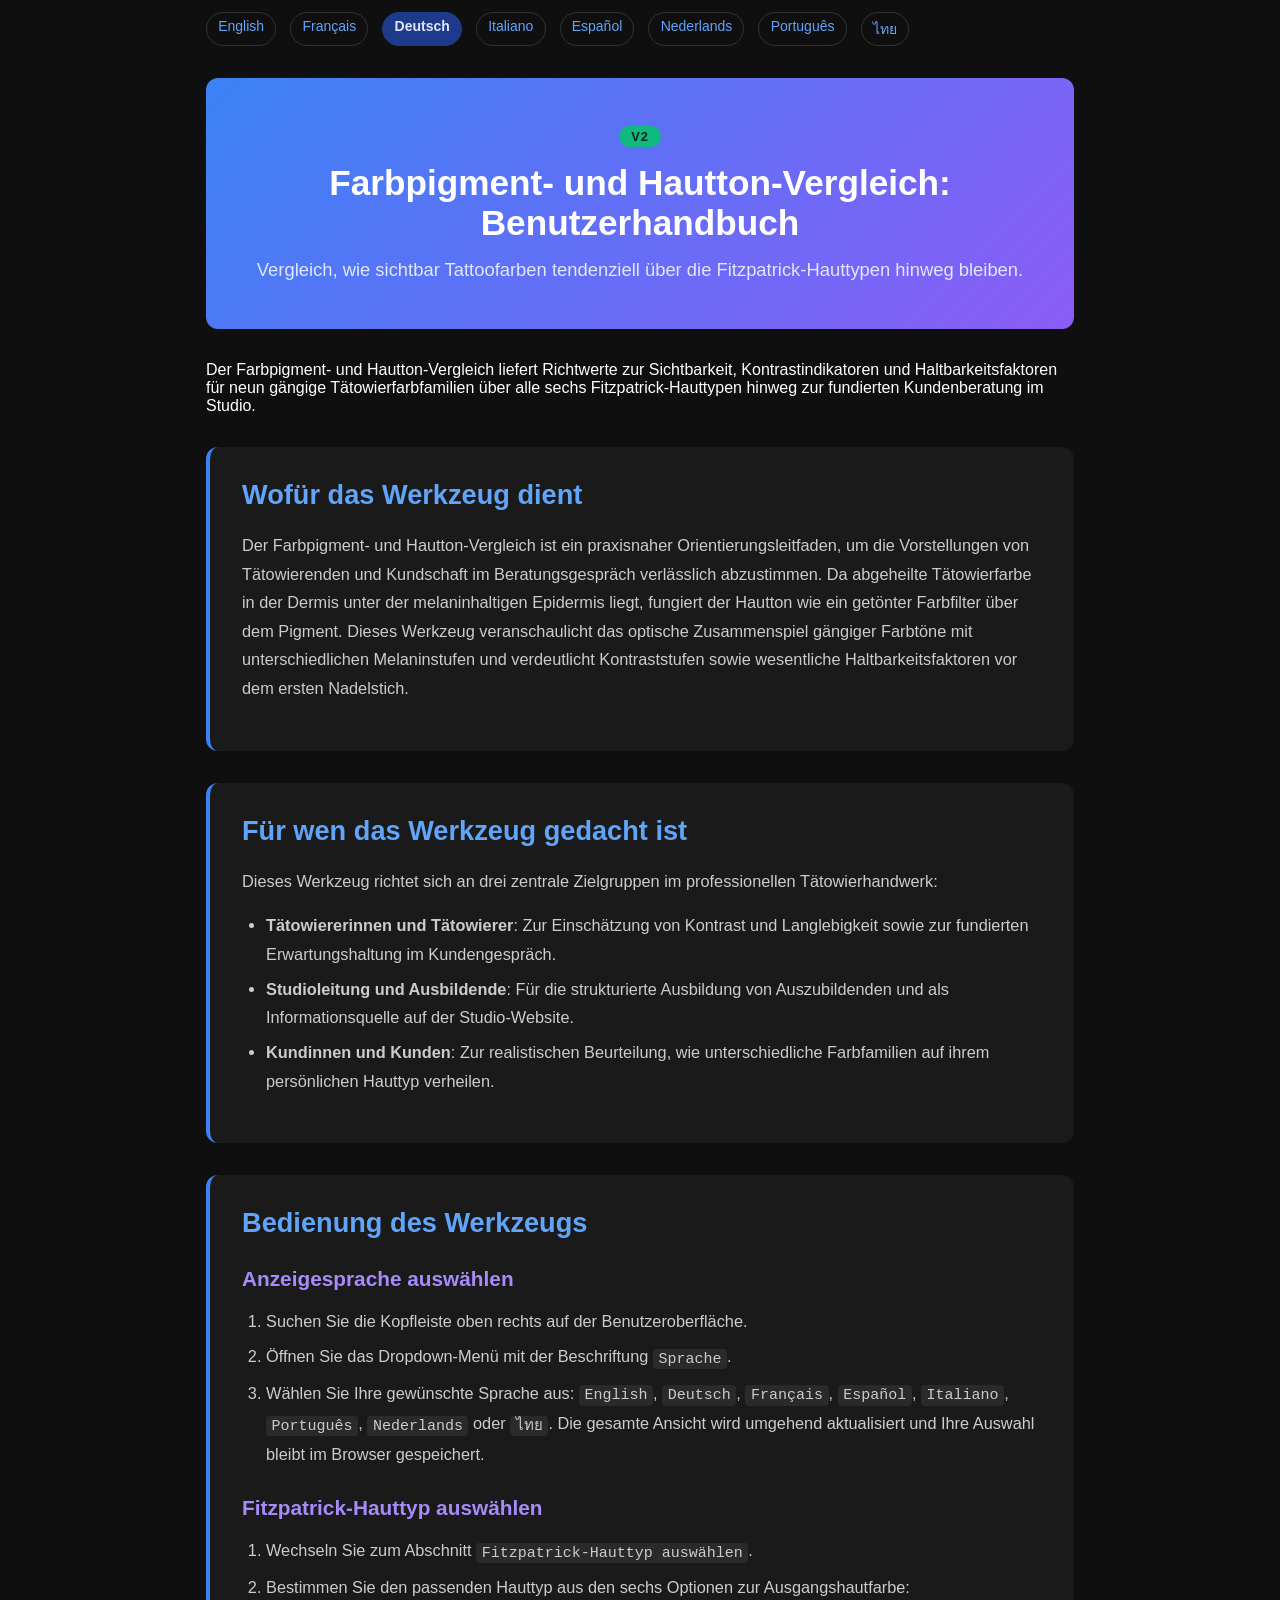
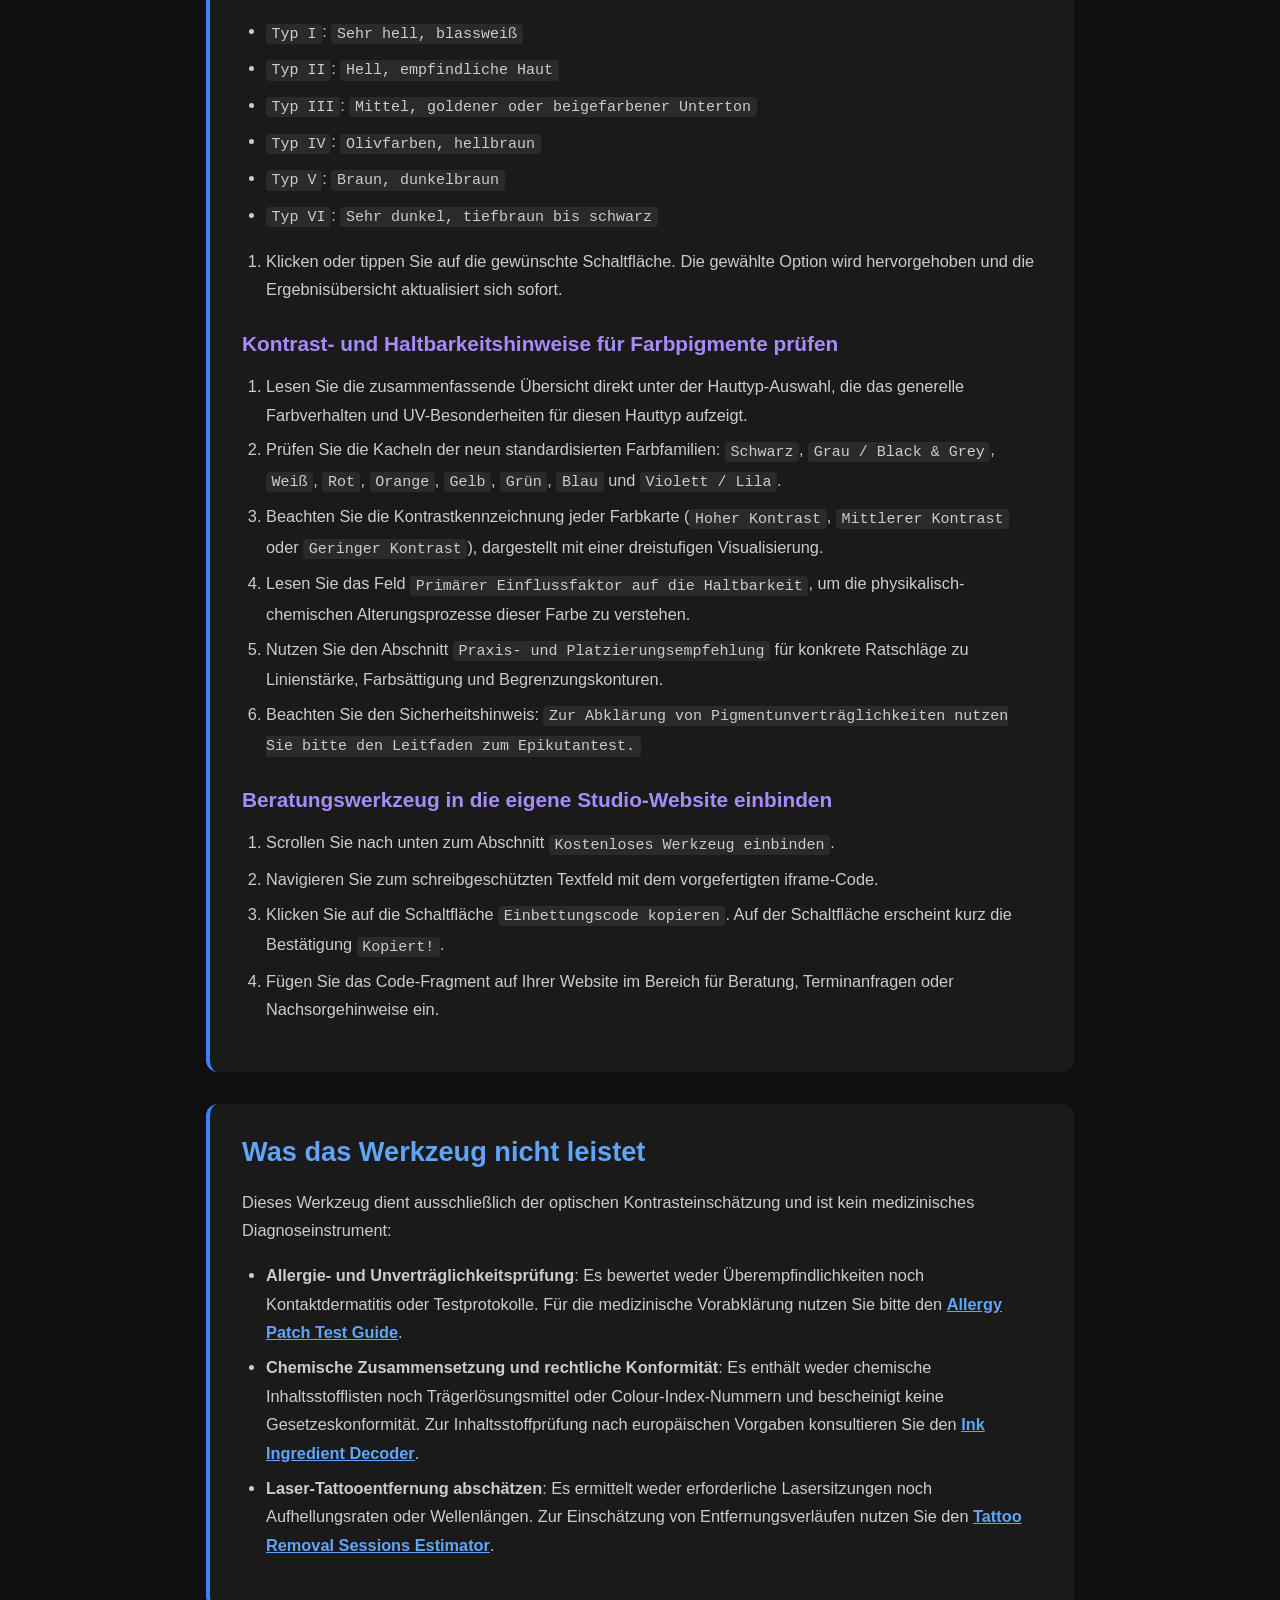
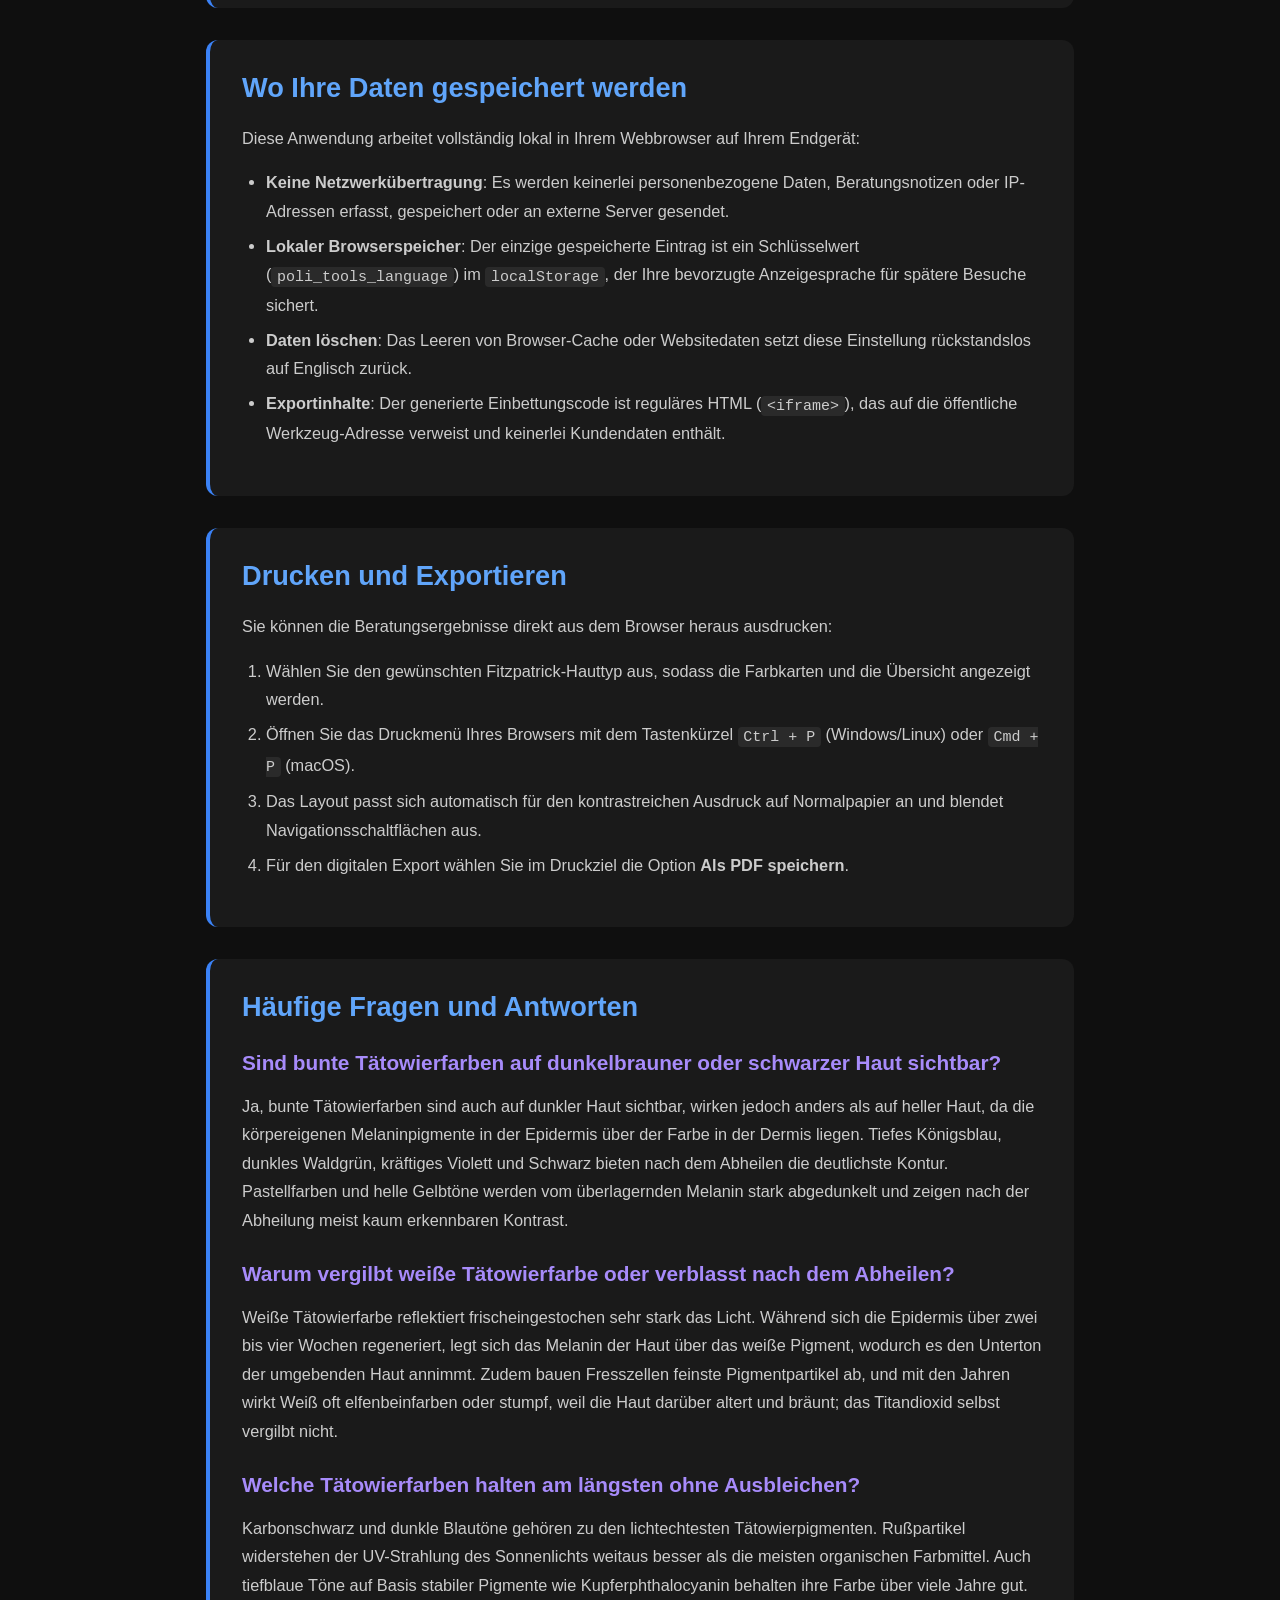
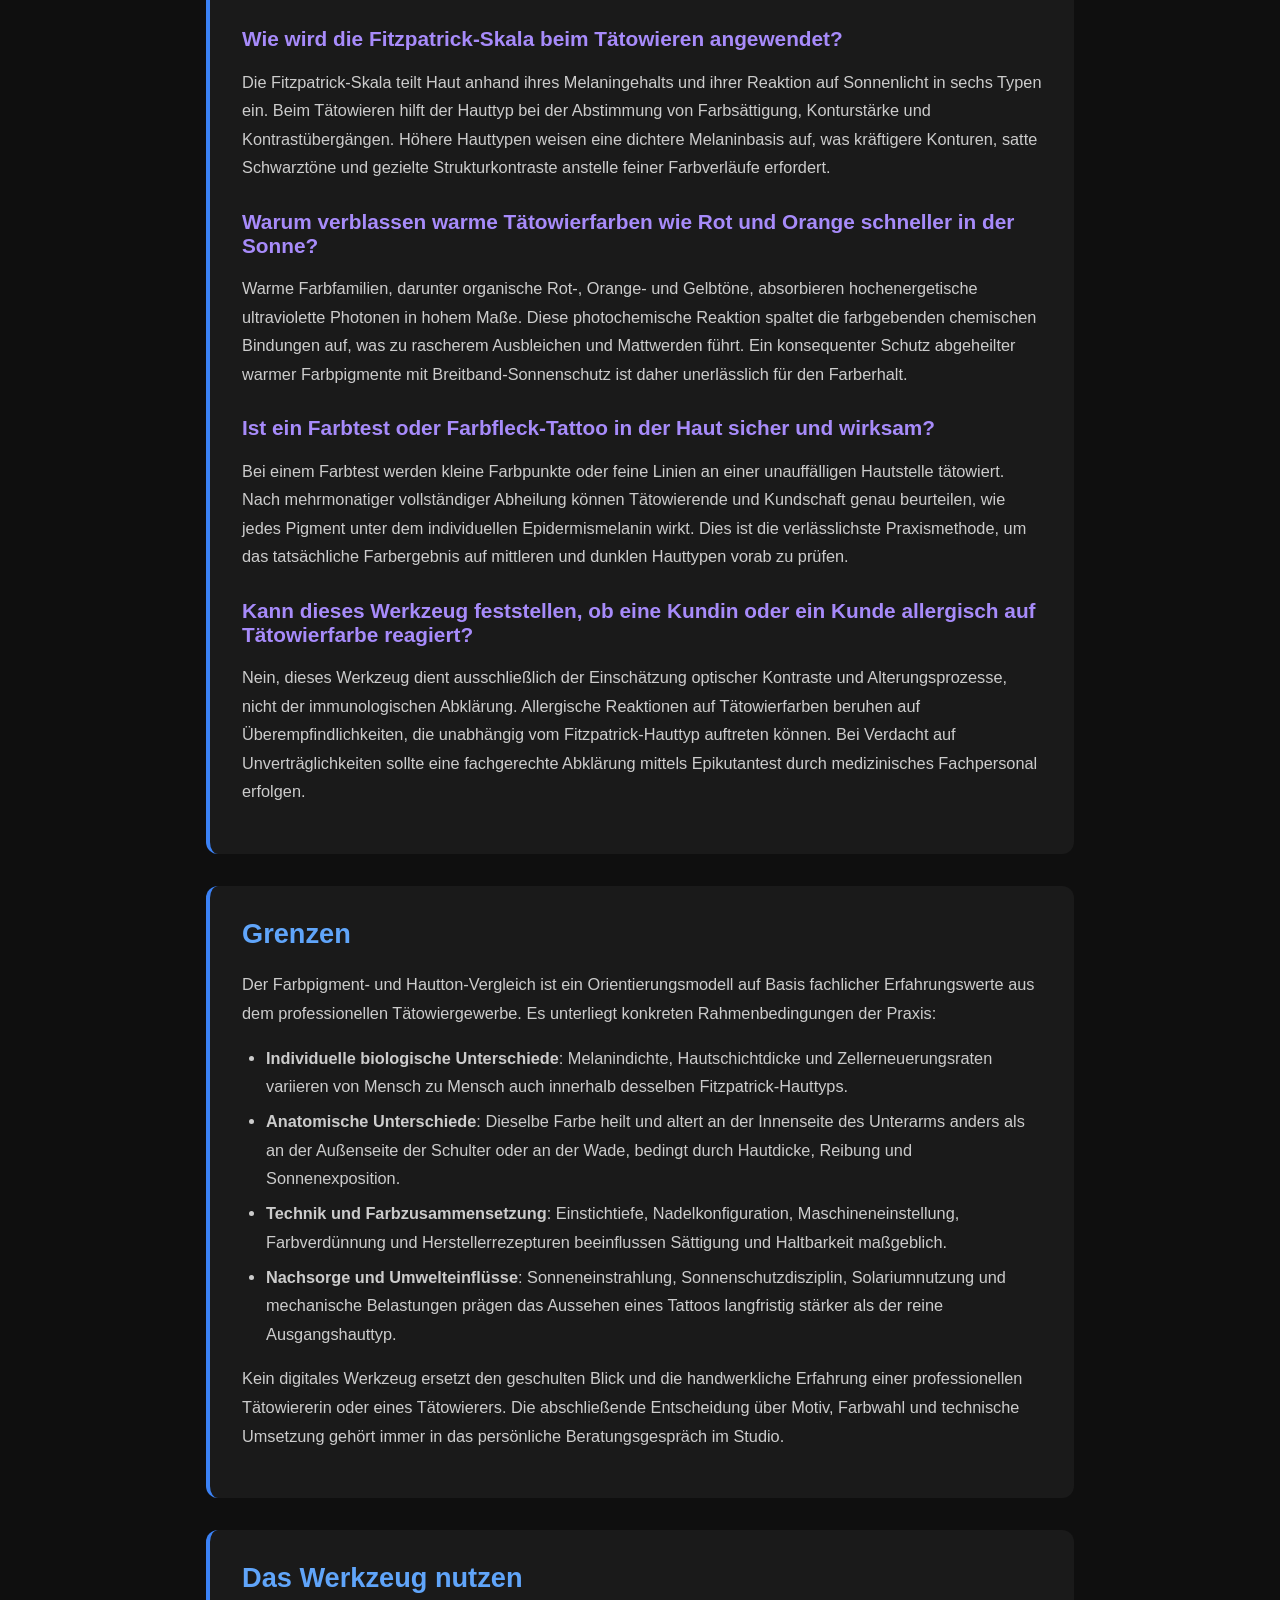
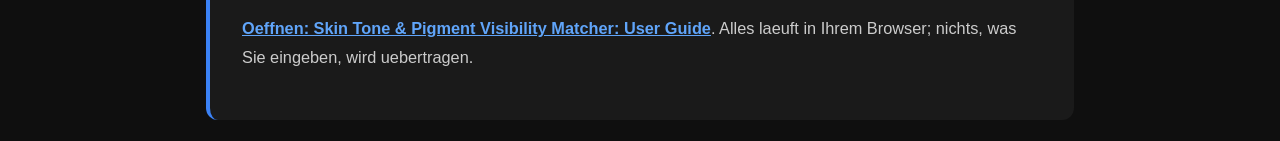
<file: documentation-de.html>
<!DOCTYPE html>
<html lang="de">
<head><meta name="robots" content="noindex,nofollow">
    <meta charset="UTF-8">
    <meta name="viewport" content="width=device-width, initial-scale=1.0">
    <title>Farbpigment- und Hautton-Vergleich: Benutzerhandbuch Dokumentation | Poli International</title>
    <meta name="description" content="Compare the directional tendency of tattoo ink colours to stay visible across the Fitzpatrick skin-type spectrum.">
    <link rel="canonical" href="https://poliinternational.com/skin-tone-pigment-matcher/">
    <style>
        body { background: #0f0f0f; color: #fff; font-family: -apple-system, BlinkMacSystemFont, "Segoe UI", Roboto, sans-serif; margin: 0; padding: 0; }
        body.in-iframe .doc-hero h1 { display: none; }
        * { box-sizing: border-box; }
        .entry-content { max-width: 900px; margin: 0 auto; padding: 2rem 1rem; }
        .doc-hero { background: linear-gradient(135deg, #3B82F6, #8B5CF6); padding: 3rem 2rem; text-align: center; border-radius: 0.75rem; margin-bottom: 2rem; }
        .doc-hero h1 { font-size: 2.2rem; margin: 0 0 1rem; font-weight: 700; }
        .doc-hero p { font-size: 1.15rem; color: #E0E7FF; margin: 0; }
        .doc-hero .v2 { display: inline-block; margin-bottom: 1rem; padding: 0.2rem 0.75rem; border-radius: 999px; background: #10B981; color: #04241a; font-weight: 800; font-size: 0.8rem; letter-spacing: 0.08em; }
        .doc-section { margin: 2rem 0; padding: 2rem; background: #1a1a1a; border-radius: 0.75rem; border-left: 4px solid #3B82F6; }
        .doc-section h2 { color: #60A5FA; font-size: 1.7rem; margin: 0 0 1.25rem; font-weight: 600; }
        .doc-section h3 { color: #A78BFA; font-size: 1.3rem; margin: 1.75rem 0 0.75rem; font-weight: 600; }
        .doc-section p, .doc-section li { color: #ccc; line-height: 1.75; font-size: 1.02rem; }
        .doc-section ul, .doc-section ol { padding-left: 1.5rem; }
        .doc-section li { margin: 0.4rem 0; }
        .doc-section code { background: #2a2a2a; padding: 0.1rem 0.35rem; border-radius: 0.25rem; font-size: 0.92em; }
        .doc-section a { color: #60A5FA; font-weight: 600; }
        .highlight-box { background: linear-gradient(135deg, #1E3A8A, #4C1D95); padding: 1.25rem 1.5rem; border-radius: 0.5rem; margin: 1.5rem 0; border-left: 4px solid #10B981; }
        .highlight-box p { color: #E0E7FF; margin: 0; }
        table { width: 100%; border-collapse: collapse; margin: 1.5rem 0; }
        th, td { padding: 0.75rem; text-align: left; border: 1px solid #333; vertical-align: top; }
        th { background: #2a2a2a; color: #60A5FA; }
        td { color: #ccc; }
        .doc-langs { display: flex; flex-wrap: wrap; gap: 0.4rem; margin: 0 0 1.5rem; font-size: 0.9rem; }
        .doc-langs a, .doc-langs span { padding: 0.3rem 0.7rem; border-radius: 999px; border: 1px solid #333; text-decoration: none; }
        .doc-langs a { color: #60A5FA; }
        .doc-langs span { background: #1E3A8A; color: #E0E7FF; border-color: #1E3A8A; font-weight: 700; }
    </style>
</head>
<body>
<nav class="doc-langs" aria-label="Sprache der Dokumentation" style="display:flex;flex-wrap:wrap;gap:6px 14px;max-width:900px;margin:12px auto 0;padding:0 16px;font-size:14px;"><a lang="en" href="documentation.html">English</a><a lang="fr" href="documentation-fr.html">Français</a><span lang="de">Deutsch</span><a lang="it" href="documentation-it.html">Italiano</a><a lang="es" href="documentation-es.html">Español</a><a lang="nl" href="documentation-nl.html">Nederlands</a><a lang="pt" href="documentation-pt.html">Português</a><a lang="th" href="documentation-th.html">ไทย</a></nav>
<script>if (window.self !== window.top) document.body.classList.add('in-iframe');</script>
    <div class="entry-content">
        <div class="doc-hero">
            <span class="v2">V2</span>
            <h1>Farbpigment- und Hautton-Vergleich: Benutzerhandbuch</h1>
            <p>Vergleich, wie sichtbar Tattoofarben tendenziell über die Fitzpatrick-Hauttypen hinweg bleiben.</p>
        </div>
        <p>Der Farbpigment- und Hautton-Vergleich liefert Richtwerte zur Sichtbarkeit, Kontrastindikatoren und Haltbarkeitsfaktoren für neun gängige Tätowierfarbfamilien über alle sechs Fitzpatrick-Hauttypen hinweg zur fundierten Kundenberatung im Studio.</p>
        <div class="doc-section">
        <h2>Wofür das Werkzeug dient</h2>
        <p>Der Farbpigment- und Hautton-Vergleich ist ein praxisnaher Orientierungsleitfaden, um die Vorstellungen von Tätowierenden und Kundschaft im Beratungsgespräch verlässlich abzustimmen. Da abgeheilte Tätowierfarbe in der Dermis unter der melaninhaltigen Epidermis liegt, fungiert der Hautton wie ein getönter Farbfilter über dem Pigment. Dieses Werkzeug veranschaulicht das optische Zusammenspiel gängiger Farbtöne mit unterschiedlichen Melaninstufen und verdeutlicht Kontraststufen sowie wesentliche Haltbarkeitsfaktoren vor dem ersten Nadelstich.</p>
        </div>
        <div class="doc-section">
        <h2>Für wen das Werkzeug gedacht ist</h2>
        <p>Dieses Werkzeug richtet sich an drei zentrale Zielgruppen im professionellen Tätowierhandwerk:</p>
        <ul>
        <li><strong>Tätowiererinnen und Tätowierer</strong>: Zur Einschätzung von Kontrast und Langlebigkeit sowie zur fundierten Erwartungshaltung im Kundengespräch.</li>
        <li><strong>Studioleitung und Ausbildende</strong>: Für die strukturierte Ausbildung von Auszubildenden und als Informationsquelle auf der Studio-Website.</li>
        <li><strong>Kundinnen und Kunden</strong>: Zur realistischen Beurteilung, wie unterschiedliche Farbfamilien auf ihrem persönlichen Hauttyp verheilen.</li>
        </ul>
        </div>
        <div class="doc-section">
        <h2>Bedienung des Werkzeugs</h2>
        <h3>Anzeigesprache auswählen</h3>
        <ol>
        <li>Suchen Sie die Kopfleiste oben rechts auf der Benutzeroberfläche.</li>
        <li>Öffnen Sie das Dropdown-Menü mit der Beschriftung <code>Sprache</code>.</li>
        <li>Wählen Sie Ihre gewünschte Sprache aus: <code>English</code>, <code>Deutsch</code>, <code>Français</code>, <code>Español</code>, <code>Italiano</code>, <code>Português</code>, <code>Nederlands</code> oder <code>ไทย</code>. Die gesamte Ansicht wird umgehend aktualisiert und Ihre Auswahl bleibt im Browser gespeichert.</li>
        </ol>
        <h3>Fitzpatrick-Hauttyp auswählen</h3>
        <ol>
        <li>Wechseln Sie zum Abschnitt <code>Fitzpatrick-Hauttyp auswählen</code>.</li>
        <li>Bestimmen Sie den passenden Hauttyp aus den sechs Optionen zur Ausgangshautfarbe:</li>
        </ol>
        <ul>
        <li><code>Typ I</code>: <code>Sehr hell, blassweiß</code></li>
        <li><code>Typ II</code>: <code>Hell, empfindliche Haut</code></li>
        <li><code>Typ III</code>: <code>Mittel, goldener oder beigefarbener Unterton</code></li>
        <li><code>Typ IV</code>: <code>Olivfarben, hellbraun</code></li>
        <li><code>Typ V</code>: <code>Braun, dunkelbraun</code></li>
        <li><code>Typ VI</code>: <code>Sehr dunkel, tiefbraun bis schwarz</code></li>
        </ul>
        <ol>
        <li>Klicken oder tippen Sie auf die gewünschte Schaltfläche. Die gewählte Option wird hervorgehoben und die Ergebnisübersicht aktualisiert sich sofort.</li>
        </ol>
        <h3>Kontrast- und Haltbarkeitshinweise für Farbpigmente prüfen</h3>
        <ol>
        <li>Lesen Sie die zusammenfassende Übersicht direkt unter der Hauttyp-Auswahl, die das generelle Farbverhalten und UV-Besonderheiten für diesen Hauttyp aufzeigt.</li>
        <li>Prüfen Sie die Kacheln der neun standardisierten Farbfamilien: <code>Schwarz</code>, <code>Grau / Black &amp; Grey</code>, <code>Weiß</code>, <code>Rot</code>, <code>Orange</code>, <code>Gelb</code>, <code>Grün</code>, <code>Blau</code> und <code>Violett / Lila</code>.</li>
        <li>Beachten Sie die Kontrastkennzeichnung jeder Farbkarte (<code>Hoher Kontrast</code>, <code>Mittlerer Kontrast</code> oder <code>Geringer Kontrast</code>), dargestellt mit einer dreistufigen Visualisierung.</li>
        <li>Lesen Sie das Feld <code>Primärer Einflussfaktor auf die Haltbarkeit</code>, um die physikalisch-chemischen Alterungsprozesse dieser Farbe zu verstehen.</li>
        <li>Nutzen Sie den Abschnitt <code>Praxis- und Platzierungsempfehlung</code> für konkrete Ratschläge zu Linienstärke, Farbsättigung und Begrenzungskonturen.</li>
        <li>Beachten Sie den Sicherheitshinweis: <code>Zur Abklärung von Pigmentunverträglichkeiten nutzen Sie bitte den Leitfaden zum Epikutantest.</code></li>
        </ol>
        <h3>Beratungswerkzeug in die eigene Studio-Website einbinden</h3>
        <ol>
        <li>Scrollen Sie nach unten zum Abschnitt <code>Kostenloses Werkzeug einbinden</code>.</li>
        <li>Navigieren Sie zum schreibgeschützten Textfeld mit dem vorgefertigten iframe-Code.</li>
        <li>Klicken Sie auf die Schaltfläche <code>Einbettungscode kopieren</code>. Auf der Schaltfläche erscheint kurz die Bestätigung <code>Kopiert!</code>.</li>
        <li>Fügen Sie das Code-Fragment auf Ihrer Website im Bereich für Beratung, Terminanfragen oder Nachsorgehinweise ein.</li>
        </ol>
        </div>
        <div class="doc-section">
        <h2>Was das Werkzeug nicht leistet</h2>
        <p>Dieses Werkzeug dient ausschließlich der optischen Kontrasteinschätzung und ist kein medizinisches Diagnoseinstrument:</p>
        <ul>
        <li><strong>Allergie- und Unverträglichkeitsprüfung</strong>: Es bewertet weder Überempfindlichkeiten noch Kontaktdermatitis oder Testprotokolle. Für die medizinische Vorabklärung nutzen Sie bitte den <a href="https://poliinternational.com/allergy-patch-test/" target="_top">Allergy Patch Test Guide</a>.</li>
        <li><strong>Chemische Zusammensetzung und rechtliche Konformität</strong>: Es enthält weder chemische Inhaltsstofflisten noch Trägerlösungsmittel oder Colour-Index-Nummern und bescheinigt keine Gesetzeskonformität. Zur Inhaltsstoffprüfung nach europäischen Vorgaben konsultieren Sie den <a href="https://poliinternational.com/ink-ingredient-decoder/" target="_top">Ink Ingredient Decoder</a>.</li>
        <li><strong>Laser-Tattooentfernung abschätzen</strong>: Es ermittelt weder erforderliche Lasersitzungen noch Aufhellungsraten oder Wellenlängen. Zur Einschätzung von Entfernungsverläufen nutzen Sie den <a href="https://poliinternational.com/tattoo-removal-sessions/" target="_top">Tattoo Removal Sessions Estimator</a>.</li>
        </ul>
        </div>
        <div class="doc-section">
        <h2>Wo Ihre Daten gespeichert werden</h2>
        <p>Diese Anwendung arbeitet vollständig lokal in Ihrem Webbrowser auf Ihrem Endgerät:</p>
        <ul>
        <li><strong>Keine Netzwerkübertragung</strong>: Es werden keinerlei personenbezogene Daten, Beratungsnotizen oder IP-Adressen erfasst, gespeichert oder an externe Server gesendet.</li>
        <li><strong>Lokaler Browserspeicher</strong>: Der einzige gespeicherte Eintrag ist ein Schlüsselwert (<code>poli_tools_language</code>) im <code>localStorage</code>, der Ihre bevorzugte Anzeigesprache für spätere Besuche sichert.</li>
        <li><strong>Daten löschen</strong>: Das Leeren von Browser-Cache oder Websitedaten setzt diese Einstellung rückstandslos auf Englisch zurück.</li>
        <li><strong>Exportinhalte</strong>: Der generierte Einbettungscode ist reguläres HTML (<code>&lt;iframe&gt;</code>), das auf die öffentliche Werkzeug-Adresse verweist und keinerlei Kundendaten enthält.</li>
        </ul>
        </div>
        <div class="doc-section">
        <h2>Drucken und Exportieren</h2>
        <p>Sie können die Beratungsergebnisse direkt aus dem Browser heraus ausdrucken:</p>
        <ol>
        <li>Wählen Sie den gewünschten Fitzpatrick-Hauttyp aus, sodass die Farbkarten und die Übersicht angezeigt werden.</li>
        <li>Öffnen Sie das Druckmenü Ihres Browsers mit dem Tastenkürzel <code>Ctrl + P</code> (Windows/Linux) oder <code>Cmd + P</code> (macOS).</li>
        <li>Das Layout passt sich automatisch für den kontrastreichen Ausdruck auf Normalpapier an und blendet Navigationsschaltflächen aus.</li>
        <li>Für den digitalen Export wählen Sie im Druckziel die Option <strong>Als PDF speichern</strong>.</li>
        </ol>
        </div>
        <div class="doc-section">
        <h2>Häufige Fragen und Antworten</h2>
        <h3>Sind bunte Tätowierfarben auf dunkelbrauner oder schwarzer Haut sichtbar?</h3>
        <p>Ja, bunte Tätowierfarben sind auch auf dunkler Haut sichtbar, wirken jedoch anders als auf heller Haut, da die körpereigenen Melaninpigmente in der Epidermis über der Farbe in der Dermis liegen. Tiefes Königsblau, dunkles Waldgrün, kräftiges Violett und Schwarz bieten nach dem Abheilen die deutlichste Kontur. Pastellfarben und helle Gelbtöne werden vom überlagernden Melanin stark abgedunkelt und zeigen nach der Abheilung meist kaum erkennbaren Kontrast.</p>
        <h3>Warum vergilbt weiße Tätowierfarbe oder verblasst nach dem Abheilen?</h3>
        <p>Weiße Tätowierfarbe reflektiert frischeingestochen sehr stark das Licht. Während sich die Epidermis über zwei bis vier Wochen regeneriert, legt sich das Melanin der Haut über das weiße Pigment, wodurch es den Unterton der umgebenden Haut annimmt. Zudem bauen Fresszellen feinste Pigmentpartikel ab, und mit den Jahren wirkt Weiß oft elfenbeinfarben oder stumpf, weil die Haut darüber altert und bräunt; das Titandioxid selbst vergilbt nicht.</p>
        <h3>Welche Tätowierfarben halten am längsten ohne Ausbleichen?</h3>
        <p>Karbonschwarz und dunkle Blautöne gehören zu den lichtechtesten Tätowierpigmenten. Rußpartikel widerstehen der UV-Strahlung des Sonnenlichts weitaus besser als die meisten organischen Farbmittel. Auch tiefblaue Töne auf Basis stabiler Pigmente wie Kupferphthalocyanin behalten ihre Farbe über viele Jahre gut.</p>
        <h3>Wie wird die Fitzpatrick-Skala beim Tätowieren angewendet?</h3>
        <p>Die Fitzpatrick-Skala teilt Haut anhand ihres Melaningehalts und ihrer Reaktion auf Sonnenlicht in sechs Typen ein. Beim Tätowieren hilft der Hauttyp bei der Abstimmung von Farbsättigung, Konturstärke und Kontrastübergängen. Höhere Hauttypen weisen eine dichtere Melaninbasis auf, was kräftigere Konturen, satte Schwarztöne und gezielte Strukturkontraste anstelle feiner Farbverläufe erfordert.</p>
        <h3>Warum verblassen warme Tätowierfarben wie Rot und Orange schneller in der Sonne?</h3>
        <p>Warme Farbfamilien, darunter organische Rot-, Orange- und Gelbtöne, absorbieren hochenergetische ultraviolette Photonen in hohem Maße. Diese photochemische Reaktion spaltet die farbgebenden chemischen Bindungen auf, was zu rascherem Ausbleichen und Mattwerden führt. Ein konsequenter Schutz abgeheilter warmer Farbpigmente mit Breitband-Sonnenschutz ist daher unerlässlich für den Farberhalt.</p>
        <h3>Ist ein Farbtest oder Farbfleck-Tattoo in der Haut sicher und wirksam?</h3>
        <p>Bei einem Farbtest werden kleine Farbpunkte oder feine Linien an einer unauffälligen Hautstelle tätowiert. Nach mehrmonatiger vollständiger Abheilung können Tätowierende und Kundschaft genau beurteilen, wie jedes Pigment unter dem individuellen Epidermismelanin wirkt. Dies ist die verlässlichste Praxismethode, um das tatsächliche Farbergebnis auf mittleren und dunklen Hauttypen vorab zu prüfen.</p>
        <h3>Kann dieses Werkzeug feststellen, ob eine Kundin oder ein Kunde allergisch auf Tätowierfarbe reagiert?</h3>
        <p>Nein, dieses Werkzeug dient ausschließlich der Einschätzung optischer Kontraste und Alterungsprozesse, nicht der immunologischen Abklärung. Allergische Reaktionen auf Tätowierfarben beruhen auf Überempfindlichkeiten, die unabhängig vom Fitzpatrick-Hauttyp auftreten können. Bei Verdacht auf Unverträglichkeiten sollte eine fachgerechte Abklärung mittels Epikutantest durch medizinisches Fachpersonal erfolgen.</p>
        </div>
        <div class="doc-section">
        <h2>Grenzen</h2>
        <p>Der Farbpigment- und Hautton-Vergleich ist ein Orientierungsmodell auf Basis fachlicher Erfahrungswerte aus dem professionellen Tätowiergewerbe. Es unterliegt konkreten Rahmenbedingungen der Praxis:</p>
        <ul>
        <li><strong>Individuelle biologische Unterschiede</strong>: Melanindichte, Hautschichtdicke und Zellerneuerungsraten variieren von Mensch zu Mensch auch innerhalb desselben Fitzpatrick-Hauttyps.</li>
        <li><strong>Anatomische Unterschiede</strong>: Dieselbe Farbe heilt und altert an der Innenseite des Unterarms anders als an der Außenseite der Schulter oder an der Wade, bedingt durch Hautdicke, Reibung und Sonnenexposition.</li>
        <li><strong>Technik und Farbzusammensetzung</strong>: Einstichtiefe, Nadelkonfiguration, Maschineneinstellung, Farbverdünnung und Herstellerrezepturen beeinflussen Sättigung und Haltbarkeit maßgeblich.</li>
        <li><strong>Nachsorge und Umwelteinflüsse</strong>: Sonneneinstrahlung, Sonnenschutzdisziplin, Solariumnutzung und mechanische Belastungen prägen das Aussehen eines Tattoos langfristig stärker als der reine Ausgangshauttyp.</li>
        </ul>
        <p>Kein digitales Werkzeug ersetzt den geschulten Blick und die handwerkliche Erfahrung einer professionellen Tätowiererin oder eines Tätowierers. Die abschließende Entscheidung über Motiv, Farbwahl und technische Umsetzung gehört immer in das persönliche Beratungsgespräch im Studio.</p>
        </div>
        <div class="doc-section">
            <h2>Das Werkzeug nutzen</h2>
            <p><a href="https://poliinternational.com/skin-tone-pigment-matcher/" target="_top">Oeffnen: Skin Tone &amp; Pigment Visibility Matcher: User Guide</a>. Alles laeuft in Ihrem Browser; nichts, was Sie eingeben, wird uebertragen.</p>
        </div>
    </div>
</body>
</html>
</file>
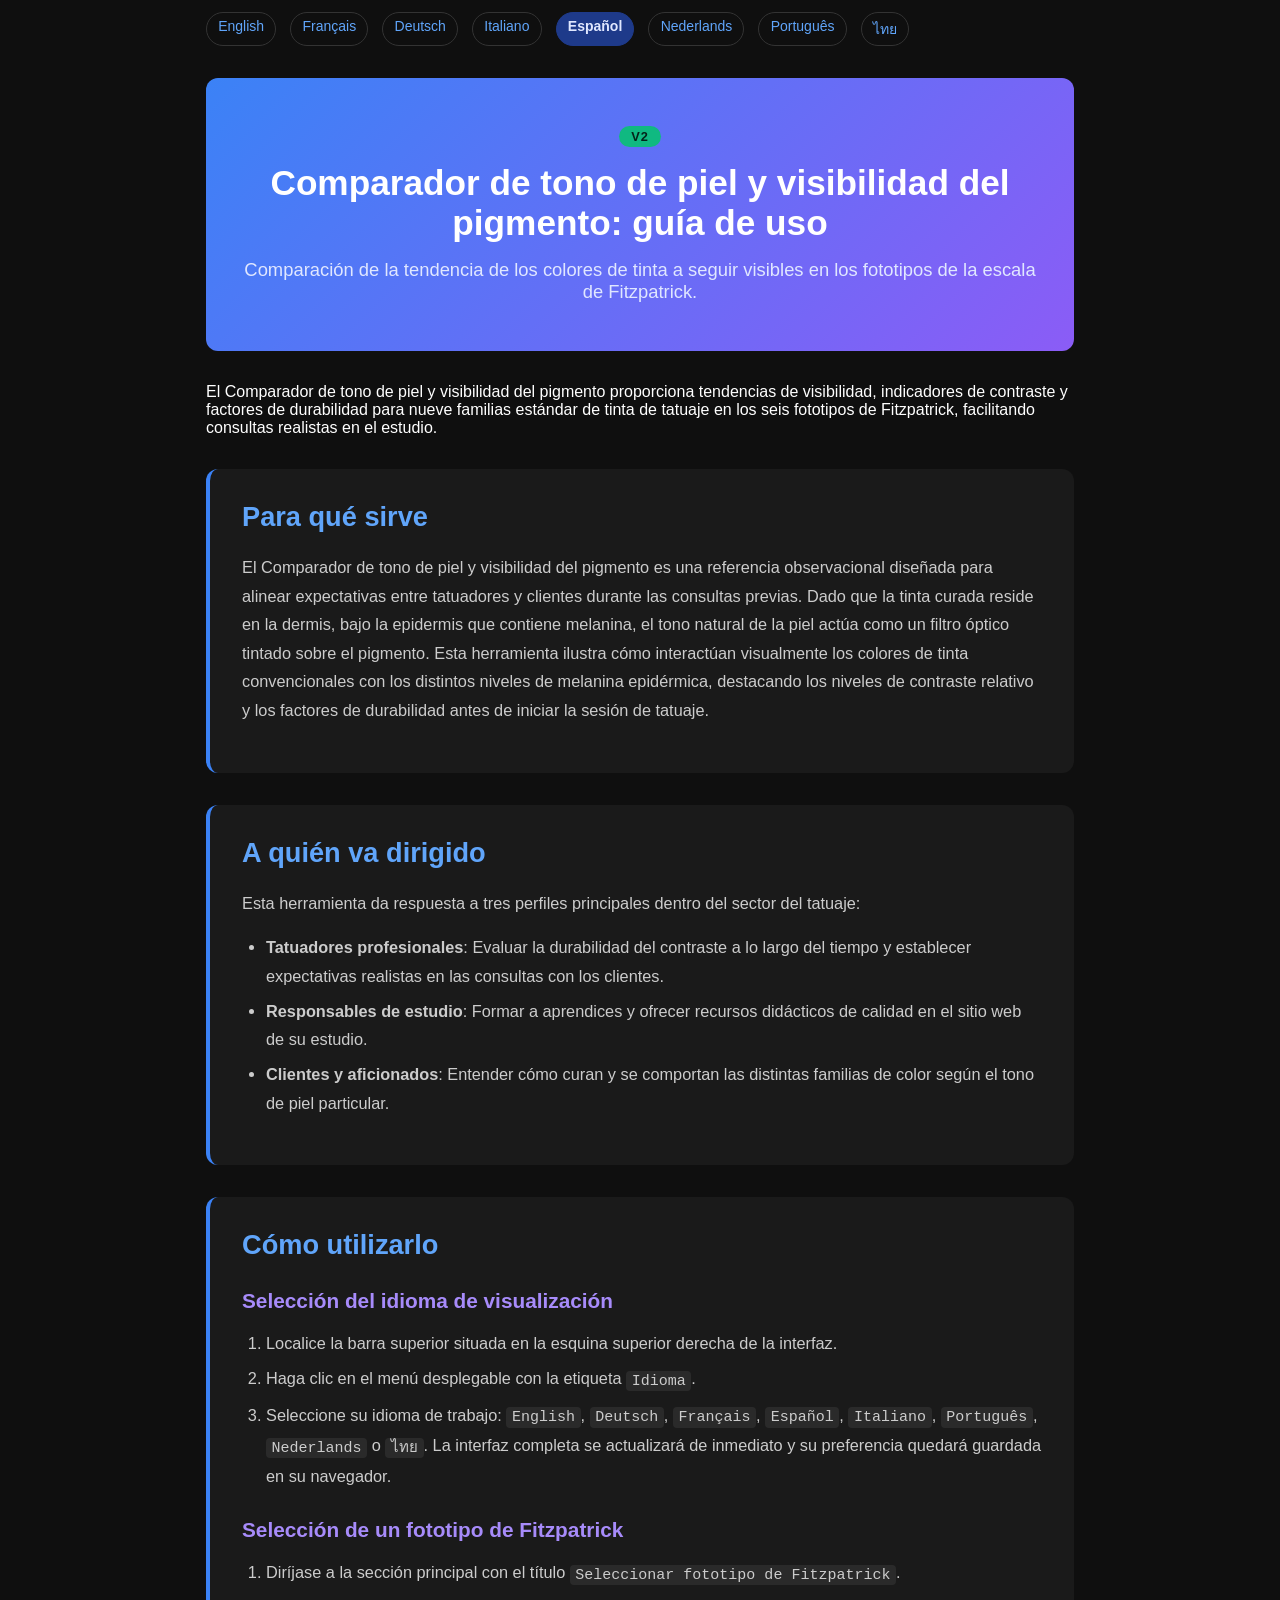
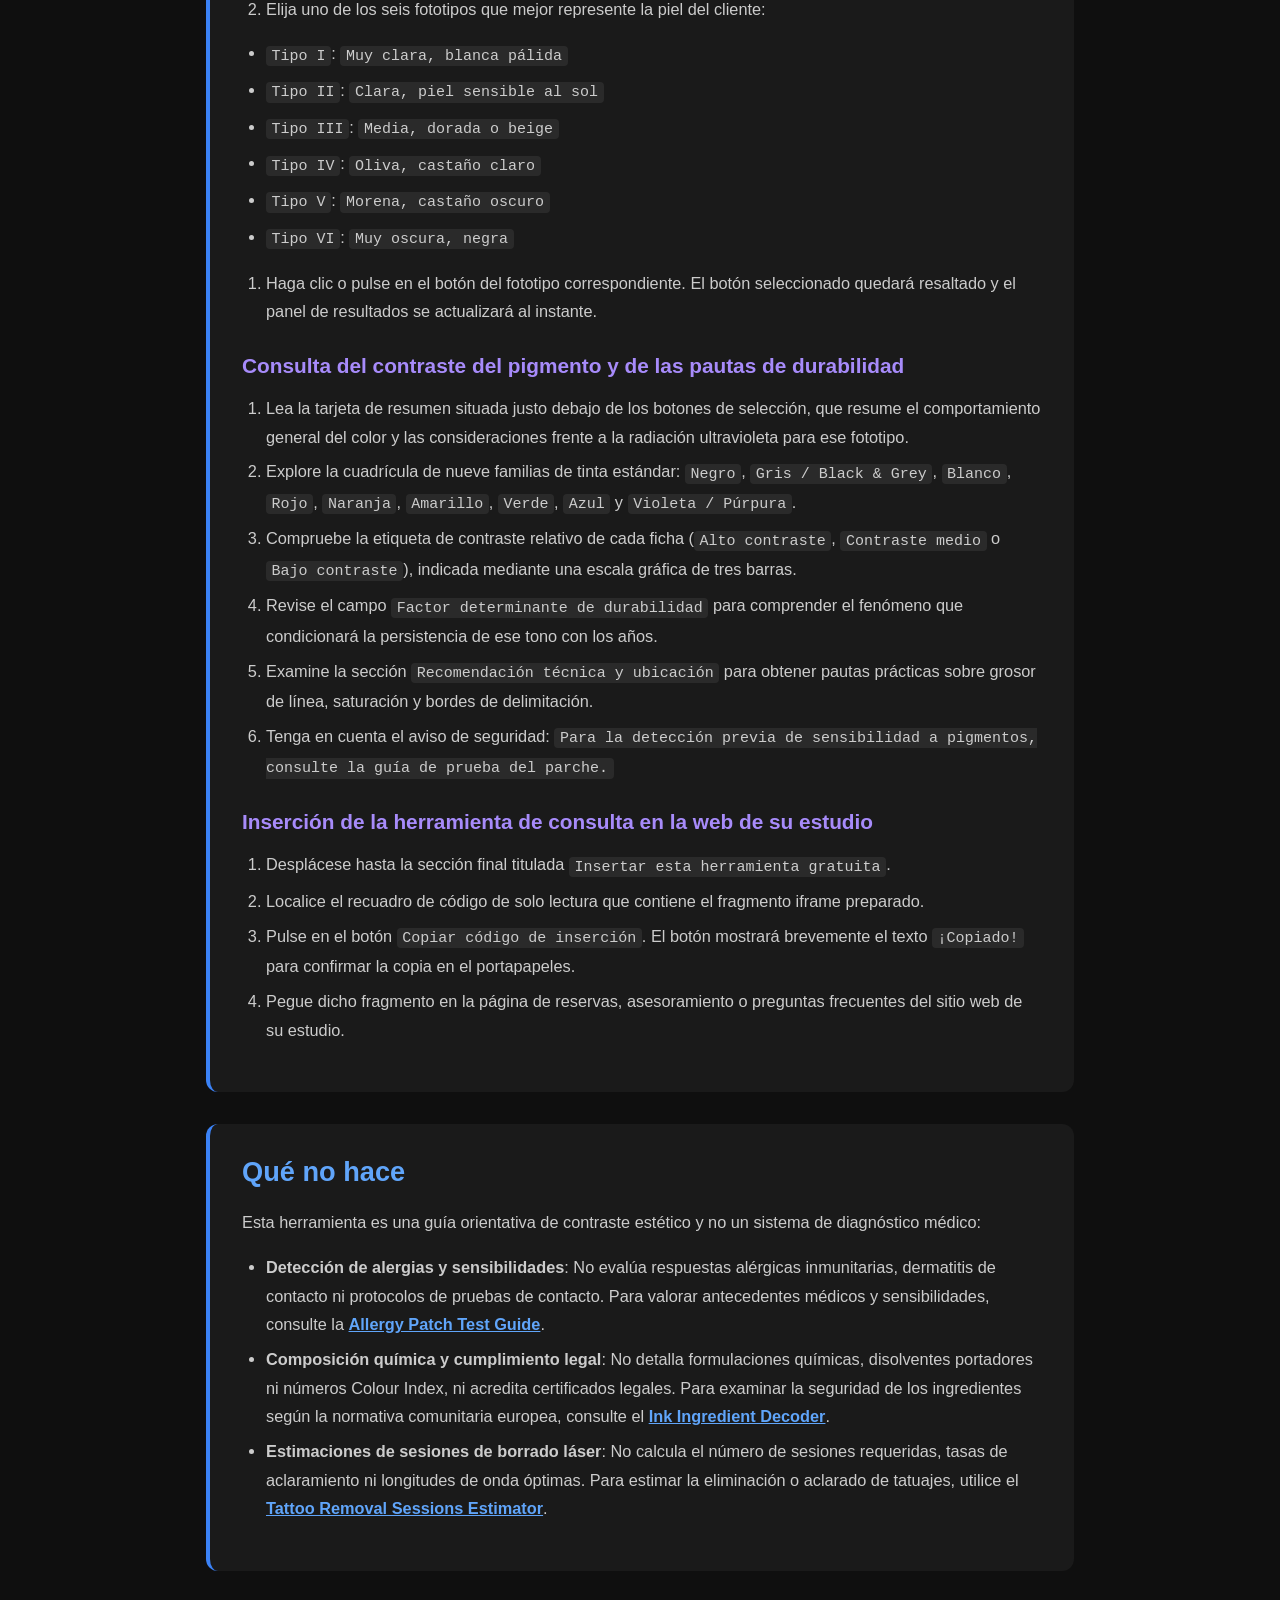
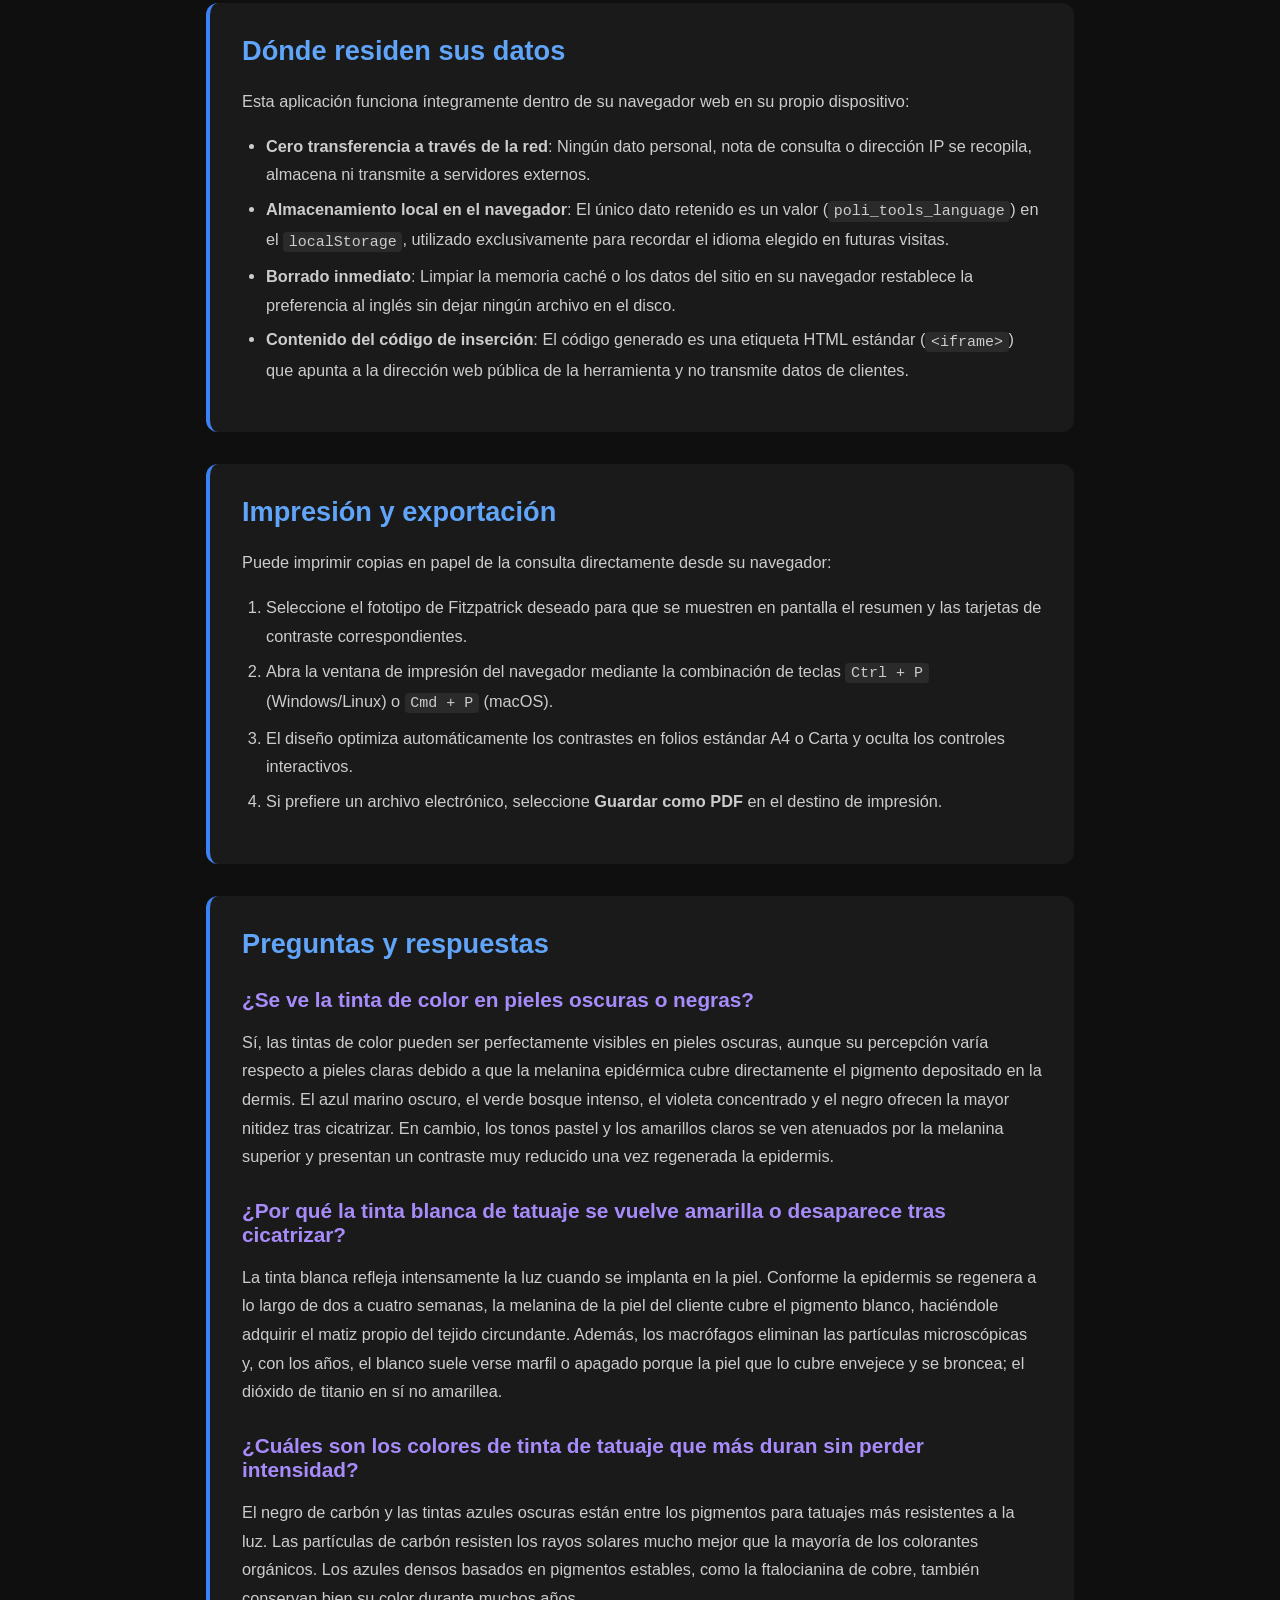
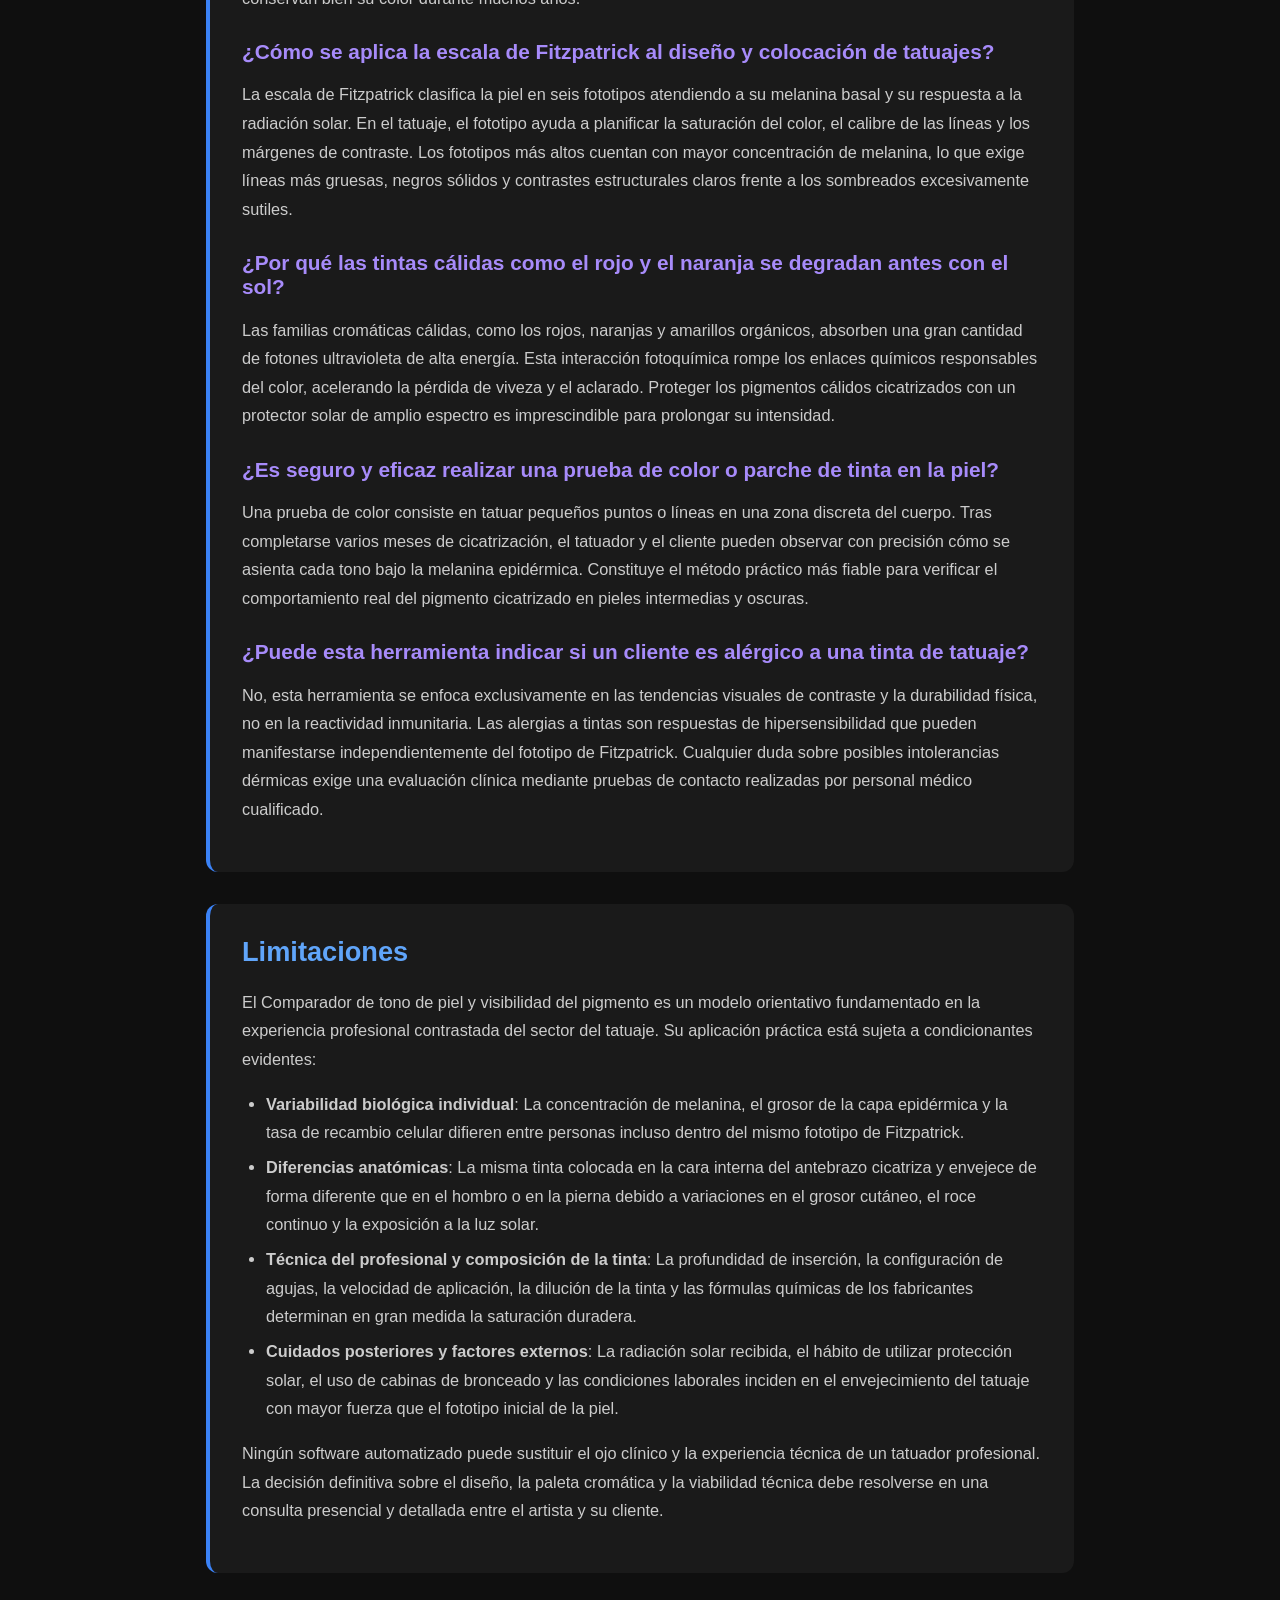
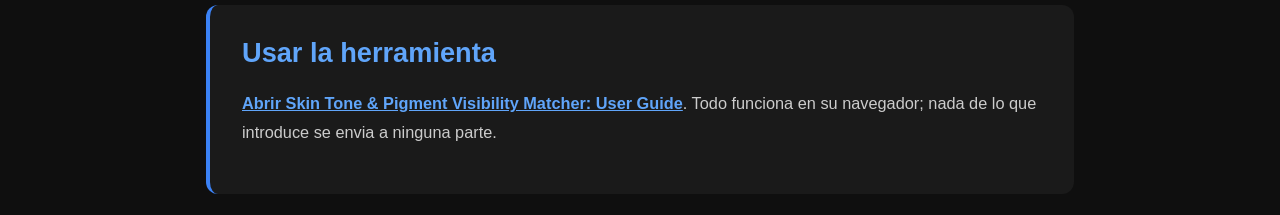
<file: documentation-es.html>
<!DOCTYPE html>
<html lang="es">
<head><meta name="robots" content="noindex,nofollow">
    <meta charset="UTF-8">
    <meta name="viewport" content="width=device-width, initial-scale=1.0">
    <title>Comparador de tono de piel y visibilidad del pigmento: guía de uso Documentación | Poli International</title>
    <meta name="description" content="Compare the directional tendency of tattoo ink colours to stay visible across the Fitzpatrick skin-type spectrum.">
    <link rel="canonical" href="https://poliinternational.com/skin-tone-pigment-matcher/">
    <style>
        body { background: #0f0f0f; color: #fff; font-family: -apple-system, BlinkMacSystemFont, "Segoe UI", Roboto, sans-serif; margin: 0; padding: 0; }
        body.in-iframe .doc-hero h1 { display: none; }
        * { box-sizing: border-box; }
        .entry-content { max-width: 900px; margin: 0 auto; padding: 2rem 1rem; }
        .doc-hero { background: linear-gradient(135deg, #3B82F6, #8B5CF6); padding: 3rem 2rem; text-align: center; border-radius: 0.75rem; margin-bottom: 2rem; }
        .doc-hero h1 { font-size: 2.2rem; margin: 0 0 1rem; font-weight: 700; }
        .doc-hero p { font-size: 1.15rem; color: #E0E7FF; margin: 0; }
        .doc-hero .v2 { display: inline-block; margin-bottom: 1rem; padding: 0.2rem 0.75rem; border-radius: 999px; background: #10B981; color: #04241a; font-weight: 800; font-size: 0.8rem; letter-spacing: 0.08em; }
        .doc-section { margin: 2rem 0; padding: 2rem; background: #1a1a1a; border-radius: 0.75rem; border-left: 4px solid #3B82F6; }
        .doc-section h2 { color: #60A5FA; font-size: 1.7rem; margin: 0 0 1.25rem; font-weight: 600; }
        .doc-section h3 { color: #A78BFA; font-size: 1.3rem; margin: 1.75rem 0 0.75rem; font-weight: 600; }
        .doc-section p, .doc-section li { color: #ccc; line-height: 1.75; font-size: 1.02rem; }
        .doc-section ul, .doc-section ol { padding-left: 1.5rem; }
        .doc-section li { margin: 0.4rem 0; }
        .doc-section code { background: #2a2a2a; padding: 0.1rem 0.35rem; border-radius: 0.25rem; font-size: 0.92em; }
        .doc-section a { color: #60A5FA; font-weight: 600; }
        .highlight-box { background: linear-gradient(135deg, #1E3A8A, #4C1D95); padding: 1.25rem 1.5rem; border-radius: 0.5rem; margin: 1.5rem 0; border-left: 4px solid #10B981; }
        .highlight-box p { color: #E0E7FF; margin: 0; }
        table { width: 100%; border-collapse: collapse; margin: 1.5rem 0; }
        th, td { padding: 0.75rem; text-align: left; border: 1px solid #333; vertical-align: top; }
        th { background: #2a2a2a; color: #60A5FA; }
        td { color: #ccc; }
        .doc-langs { display: flex; flex-wrap: wrap; gap: 0.4rem; margin: 0 0 1.5rem; font-size: 0.9rem; }
        .doc-langs a, .doc-langs span { padding: 0.3rem 0.7rem; border-radius: 999px; border: 1px solid #333; text-decoration: none; }
        .doc-langs a { color: #60A5FA; }
        .doc-langs span { background: #1E3A8A; color: #E0E7FF; border-color: #1E3A8A; font-weight: 700; }
    </style>
</head>
<body>
<nav class="doc-langs" aria-label="Idioma de la documentación" style="display:flex;flex-wrap:wrap;gap:6px 14px;max-width:900px;margin:12px auto 0;padding:0 16px;font-size:14px;"><a lang="en" href="documentation.html">English</a><a lang="fr" href="documentation-fr.html">Français</a><a lang="de" href="documentation-de.html">Deutsch</a><a lang="it" href="documentation-it.html">Italiano</a><span lang="es">Español</span><a lang="nl" href="documentation-nl.html">Nederlands</a><a lang="pt" href="documentation-pt.html">Português</a><a lang="th" href="documentation-th.html">ไทย</a></nav>
<script>if (window.self !== window.top) document.body.classList.add('in-iframe');</script>
    <div class="entry-content">
        <div class="doc-hero">
            <span class="v2">V2</span>
            <h1>Comparador de tono de piel y visibilidad del pigmento: guía de uso</h1>
            <p>Comparación de la tendencia de los colores de tinta a seguir visibles en los fototipos de la escala de Fitzpatrick.</p>
        </div>
        <p>El Comparador de tono de piel y visibilidad del pigmento proporciona tendencias de visibilidad, indicadores de contraste y factores de durabilidad para nueve familias estándar de tinta de tatuaje en los seis fototipos de Fitzpatrick, facilitando consultas realistas en el estudio.</p>
        <div class="doc-section">
        <h2>Para qué sirve</h2>
        <p>El Comparador de tono de piel y visibilidad del pigmento es una referencia observacional diseñada para alinear expectativas entre tatuadores y clientes durante las consultas previas. Dado que la tinta curada reside en la dermis, bajo la epidermis que contiene melanina, el tono natural de la piel actúa como un filtro óptico tintado sobre el pigmento. Esta herramienta ilustra cómo interactúan visualmente los colores de tinta convencionales con los distintos niveles de melanina epidérmica, destacando los niveles de contraste relativo y los factores de durabilidad antes de iniciar la sesión de tatuaje.</p>
        </div>
        <div class="doc-section">
        <h2>A quién va dirigido</h2>
        <p>Esta herramienta da respuesta a tres perfiles principales dentro del sector del tatuaje:</p>
        <ul>
        <li><strong>Tatuadores profesionales</strong>: Evaluar la durabilidad del contraste a lo largo del tiempo y establecer expectativas realistas en las consultas con los clientes.</li>
        <li><strong>Responsables de estudio</strong>: Formar a aprendices y ofrecer recursos didácticos de calidad en el sitio web de su estudio.</li>
        <li><strong>Clientes y aficionados</strong>: Entender cómo curan y se comportan las distintas familias de color según el tono de piel particular.</li>
        </ul>
        </div>
        <div class="doc-section">
        <h2>Cómo utilizarlo</h2>
        <h3>Selección del idioma de visualización</h3>
        <ol>
        <li>Localice la barra superior situada en la esquina superior derecha de la interfaz.</li>
        <li>Haga clic en el menú desplegable con la etiqueta <code>Idioma</code>.</li>
        <li>Seleccione su idioma de trabajo: <code>English</code>, <code>Deutsch</code>, <code>Français</code>, <code>Español</code>, <code>Italiano</code>, <code>Português</code>, <code>Nederlands</code> o <code>ไทย</code>. La interfaz completa se actualizará de inmediato y su preferencia quedará guardada en su navegador.</li>
        </ol>
        <h3>Selección de un fototipo de Fitzpatrick</h3>
        <ol>
        <li>Diríjase a la sección principal con el título <code>Seleccionar fototipo de Fitzpatrick</code>.</li>
        <li>Elija uno de los seis fototipos que mejor represente la piel del cliente:</li>
        </ol>
        <ul>
        <li><code>Tipo I</code>: <code>Muy clara, blanca pálida</code></li>
        <li><code>Tipo II</code>: <code>Clara, piel sensible al sol</code></li>
        <li><code>Tipo III</code>: <code>Media, dorada o beige</code></li>
        <li><code>Tipo IV</code>: <code>Oliva, castaño claro</code></li>
        <li><code>Tipo V</code>: <code>Morena, castaño oscuro</code></li>
        <li><code>Tipo VI</code>: <code>Muy oscura, negra</code></li>
        </ul>
        <ol>
        <li>Haga clic o pulse en el botón del fototipo correspondiente. El botón seleccionado quedará resaltado y el panel de resultados se actualizará al instante.</li>
        </ol>
        <h3>Consulta del contraste del pigmento y de las pautas de durabilidad</h3>
        <ol>
        <li>Lea la tarjeta de resumen situada justo debajo de los botones de selección, que resume el comportamiento general del color y las consideraciones frente a la radiación ultravioleta para ese fototipo.</li>
        <li>Explore la cuadrícula de nueve familias de tinta estándar: <code>Negro</code>, <code>Gris / Black &amp; Grey</code>, <code>Blanco</code>, <code>Rojo</code>, <code>Naranja</code>, <code>Amarillo</code>, <code>Verde</code>, <code>Azul</code> y <code>Violeta / Púrpura</code>.</li>
        <li>Compruebe la etiqueta de contraste relativo de cada ficha (<code>Alto contraste</code>, <code>Contraste medio</code> o <code>Bajo contraste</code>), indicada mediante una escala gráfica de tres barras.</li>
        <li>Revise el campo <code>Factor determinante de durabilidad</code> para comprender el fenómeno que condicionará la persistencia de ese tono con los años.</li>
        <li>Examine la sección <code>Recomendación técnica y ubicación</code> para obtener pautas prácticas sobre grosor de línea, saturación y bordes de delimitación.</li>
        <li>Tenga en cuenta el aviso de seguridad: <code>Para la detección previa de sensibilidad a pigmentos, consulte la guía de prueba del parche.</code></li>
        </ol>
        <h3>Inserción de la herramienta de consulta en la web de su estudio</h3>
        <ol>
        <li>Desplácese hasta la sección final titulada <code>Insertar esta herramienta gratuita</code>.</li>
        <li>Localice el recuadro de código de solo lectura que contiene el fragmento iframe preparado.</li>
        <li>Pulse en el botón <code>Copiar código de inserción</code>. El botón mostrará brevemente el texto <code>¡Copiado!</code> para confirmar la copia en el portapapeles.</li>
        <li>Pegue dicho fragmento en la página de reservas, asesoramiento o preguntas frecuentes del sitio web de su estudio.</li>
        </ol>
        </div>
        <div class="doc-section">
        <h2>Qué no hace</h2>
        <p>Esta herramienta es una guía orientativa de contraste estético y no un sistema de diagnóstico médico:</p>
        <ul>
        <li><strong>Detección de alergias y sensibilidades</strong>: No evalúa respuestas alérgicas inmunitarias, dermatitis de contacto ni protocolos de pruebas de contacto. Para valorar antecedentes médicos y sensibilidades, consulte la <a href="https://poliinternational.com/allergy-patch-test/" target="_top">Allergy Patch Test Guide</a>.</li>
        <li><strong>Composición química y cumplimiento legal</strong>: No detalla formulaciones químicas, disolventes portadores ni números Colour Index, ni acredita certificados legales. Para examinar la seguridad de los ingredientes según la normativa comunitaria europea, consulte el <a href="https://poliinternational.com/ink-ingredient-decoder/" target="_top">Ink Ingredient Decoder</a>.</li>
        <li><strong>Estimaciones de sesiones de borrado láser</strong>: No calcula el número de sesiones requeridas, tasas de aclaramiento ni longitudes de onda óptimas. Para estimar la eliminación o aclarado de tatuajes, utilice el <a href="https://poliinternational.com/tattoo-removal-sessions/" target="_top">Tattoo Removal Sessions Estimator</a>.</li>
        </ul>
        </div>
        <div class="doc-section">
        <h2>Dónde residen sus datos</h2>
        <p>Esta aplicación funciona íntegramente dentro de su navegador web en su propio dispositivo:</p>
        <ul>
        <li><strong>Cero transferencia a través de la red</strong>: Ningún dato personal, nota de consulta o dirección IP se recopila, almacena ni transmite a servidores externos.</li>
        <li><strong>Almacenamiento local en el navegador</strong>: El único dato retenido es un valor (<code>poli_tools_language</code>) en el <code>localStorage</code>, utilizado exclusivamente para recordar el idioma elegido en futuras visitas.</li>
        <li><strong>Borrado inmediato</strong>: Limpiar la memoria caché o los datos del sitio en su navegador restablece la preferencia al inglés sin dejar ningún archivo en el disco.</li>
        <li><strong>Contenido del código de inserción</strong>: El código generado es una etiqueta HTML estándar (<code>&lt;iframe&gt;</code>) que apunta a la dirección web pública de la herramienta y no transmite datos de clientes.</li>
        </ul>
        </div>
        <div class="doc-section">
        <h2>Impresión y exportación</h2>
        <p>Puede imprimir copias en papel de la consulta directamente desde su navegador:</p>
        <ol>
        <li>Seleccione el fototipo de Fitzpatrick deseado para que se muestren en pantalla el resumen y las tarjetas de contraste correspondientes.</li>
        <li>Abra la ventana de impresión del navegador mediante la combinación de teclas <code>Ctrl + P</code> (Windows/Linux) o <code>Cmd + P</code> (macOS).</li>
        <li>El diseño optimiza automáticamente los contrastes en folios estándar A4 o Carta y oculta los controles interactivos.</li>
        <li>Si prefiere un archivo electrónico, seleccione <strong>Guardar como PDF</strong> en el destino de impresión.</li>
        </ol>
        </div>
        <div class="doc-section">
        <h2>Preguntas y respuestas</h2>
        <h3>¿Se ve la tinta de color en pieles oscuras o negras?</h3>
        <p>Sí, las tintas de color pueden ser perfectamente visibles en pieles oscuras, aunque su percepción varía respecto a pieles claras debido a que la melanina epidérmica cubre directamente el pigmento depositado en la dermis. El azul marino oscuro, el verde bosque intenso, el violeta concentrado y el negro ofrecen la mayor nitidez tras cicatrizar. En cambio, los tonos pastel y los amarillos claros se ven atenuados por la melanina superior y presentan un contraste muy reducido una vez regenerada la epidermis.</p>
        <h3>¿Por qué la tinta blanca de tatuaje se vuelve amarilla o desaparece tras cicatrizar?</h3>
        <p>La tinta blanca refleja intensamente la luz cuando se implanta en la piel. Conforme la epidermis se regenera a lo largo de dos a cuatro semanas, la melanina de la piel del cliente cubre el pigmento blanco, haciéndole adquirir el matiz propio del tejido circundante. Además, los macrófagos eliminan las partículas microscópicas y, con los años, el blanco suele verse marfil o apagado porque la piel que lo cubre envejece y se broncea; el dióxido de titanio en sí no amarillea.</p>
        <h3>¿Cuáles son los colores de tinta de tatuaje que más duran sin perder intensidad?</h3>
        <p>El negro de carbón y las tintas azules oscuras están entre los pigmentos para tatuajes más resistentes a la luz. Las partículas de carbón resisten los rayos solares mucho mejor que la mayoría de los colorantes orgánicos. Los azules densos basados en pigmentos estables, como la ftalocianina de cobre, también conservan bien su color durante muchos años.</p>
        <h3>¿Cómo se aplica la escala de Fitzpatrick al diseño y colocación de tatuajes?</h3>
        <p>La escala de Fitzpatrick clasifica la piel en seis fototipos atendiendo a su melanina basal y su respuesta a la radiación solar. En el tatuaje, el fototipo ayuda a planificar la saturación del color, el calibre de las líneas y los márgenes de contraste. Los fototipos más altos cuentan con mayor concentración de melanina, lo que exige líneas más gruesas, negros sólidos y contrastes estructurales claros frente a los sombreados excesivamente sutiles.</p>
        <h3>¿Por qué las tintas cálidas como el rojo y el naranja se degradan antes con el sol?</h3>
        <p>Las familias cromáticas cálidas, como los rojos, naranjas y amarillos orgánicos, absorben una gran cantidad de fotones ultravioleta de alta energía. Esta interacción fotoquímica rompe los enlaces químicos responsables del color, acelerando la pérdida de viveza y el aclarado. Proteger los pigmentos cálidos cicatrizados con un protector solar de amplio espectro es imprescindible para prolongar su intensidad.</p>
        <h3>¿Es seguro y eficaz realizar una prueba de color o parche de tinta en la piel?</h3>
        <p>Una prueba de color consiste en tatuar pequeños puntos o líneas en una zona discreta del cuerpo. Tras completarse varios meses de cicatrización, el tatuador y el cliente pueden observar con precisión cómo se asienta cada tono bajo la melanina epidérmica. Constituye el método práctico más fiable para verificar el comportamiento real del pigmento cicatrizado en pieles intermedias y oscuras.</p>
        <h3>¿Puede esta herramienta indicar si un cliente es alérgico a una tinta de tatuaje?</h3>
        <p>No, esta herramienta se enfoca exclusivamente en las tendencias visuales de contraste y la durabilidad física, no en la reactividad inmunitaria. Las alergias a tintas son respuestas de hipersensibilidad que pueden manifestarse independientemente del fototipo de Fitzpatrick. Cualquier duda sobre posibles intolerancias dérmicas exige una evaluación clínica mediante pruebas de contacto realizadas por personal médico cualificado.</p>
        </div>
        <div class="doc-section">
        <h2>Limitaciones</h2>
        <p>El Comparador de tono de piel y visibilidad del pigmento es un modelo orientativo fundamentado en la experiencia profesional contrastada del sector del tatuaje. Su aplicación práctica está sujeta a condicionantes evidentes:</p>
        <ul>
        <li><strong>Variabilidad biológica individual</strong>: La concentración de melanina, el grosor de la capa epidérmica y la tasa de recambio celular difieren entre personas incluso dentro del mismo fototipo de Fitzpatrick.</li>
        <li><strong>Diferencias anatómicas</strong>: La misma tinta colocada en la cara interna del antebrazo cicatriza y envejece de forma diferente que en el hombro o en la pierna debido a variaciones en el grosor cutáneo, el roce continuo y la exposición a la luz solar.</li>
        <li><strong>Técnica del profesional y composición de la tinta</strong>: La profundidad de inserción, la configuración de agujas, la velocidad de aplicación, la dilución de la tinta y las fórmulas químicas de los fabricantes determinan en gran medida la saturación duradera.</li>
        <li><strong>Cuidados posteriores y factores externos</strong>: La radiación solar recibida, el hábito de utilizar protección solar, el uso de cabinas de bronceado y las condiciones laborales inciden en el envejecimiento del tatuaje con mayor fuerza que el fototipo inicial de la piel.</li>
        </ul>
        <p>Ningún software automatizado puede sustituir el ojo clínico y la experiencia técnica de un tatuador profesional. La decisión definitiva sobre el diseño, la paleta cromática y la viabilidad técnica debe resolverse en una consulta presencial y detallada entre el artista y su cliente.</p>
        </div>
        <div class="doc-section">
            <h2>Usar la herramienta</h2>
            <p><a href="https://poliinternational.com/skin-tone-pigment-matcher/" target="_top">Abrir Skin Tone &amp; Pigment Visibility Matcher: User Guide</a>. Todo funciona en su navegador; nada de lo que introduce se envia a ninguna parte.</p>
        </div>
    </div>
</body>
</html>
</file>
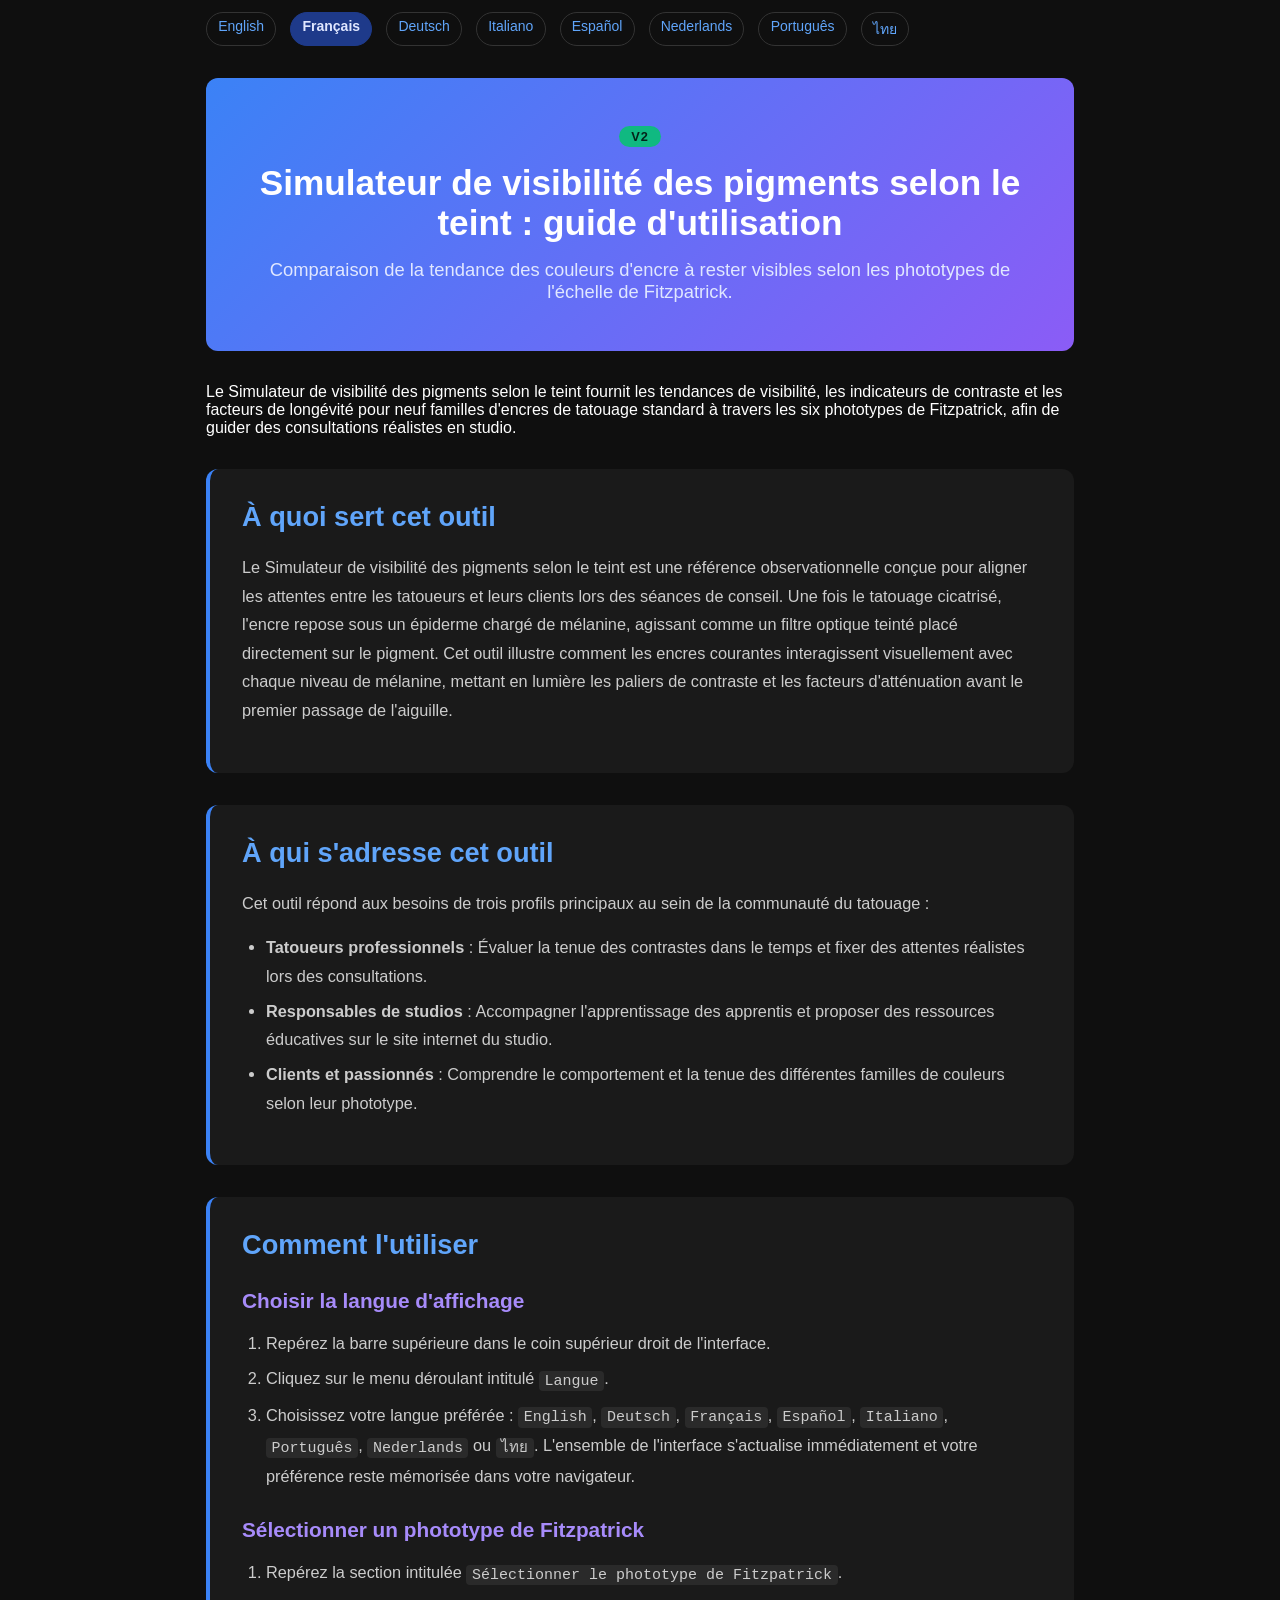
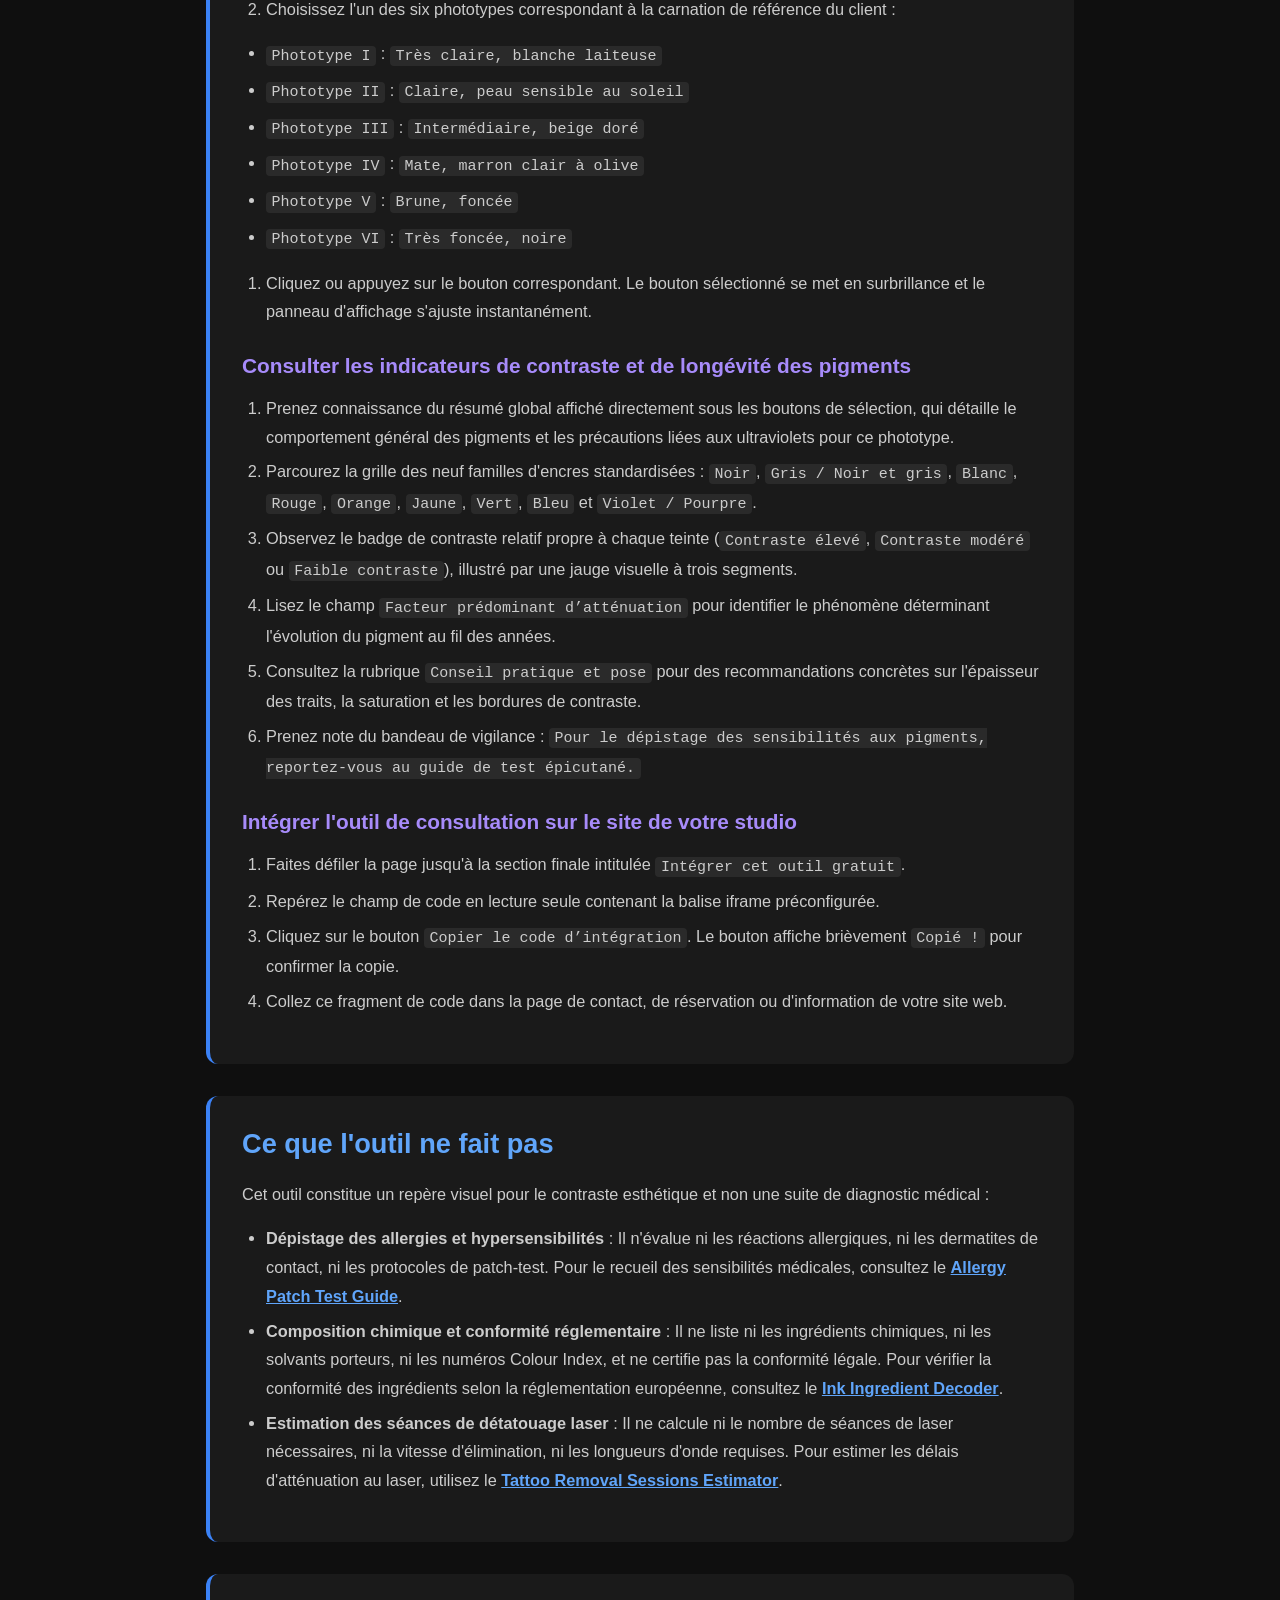
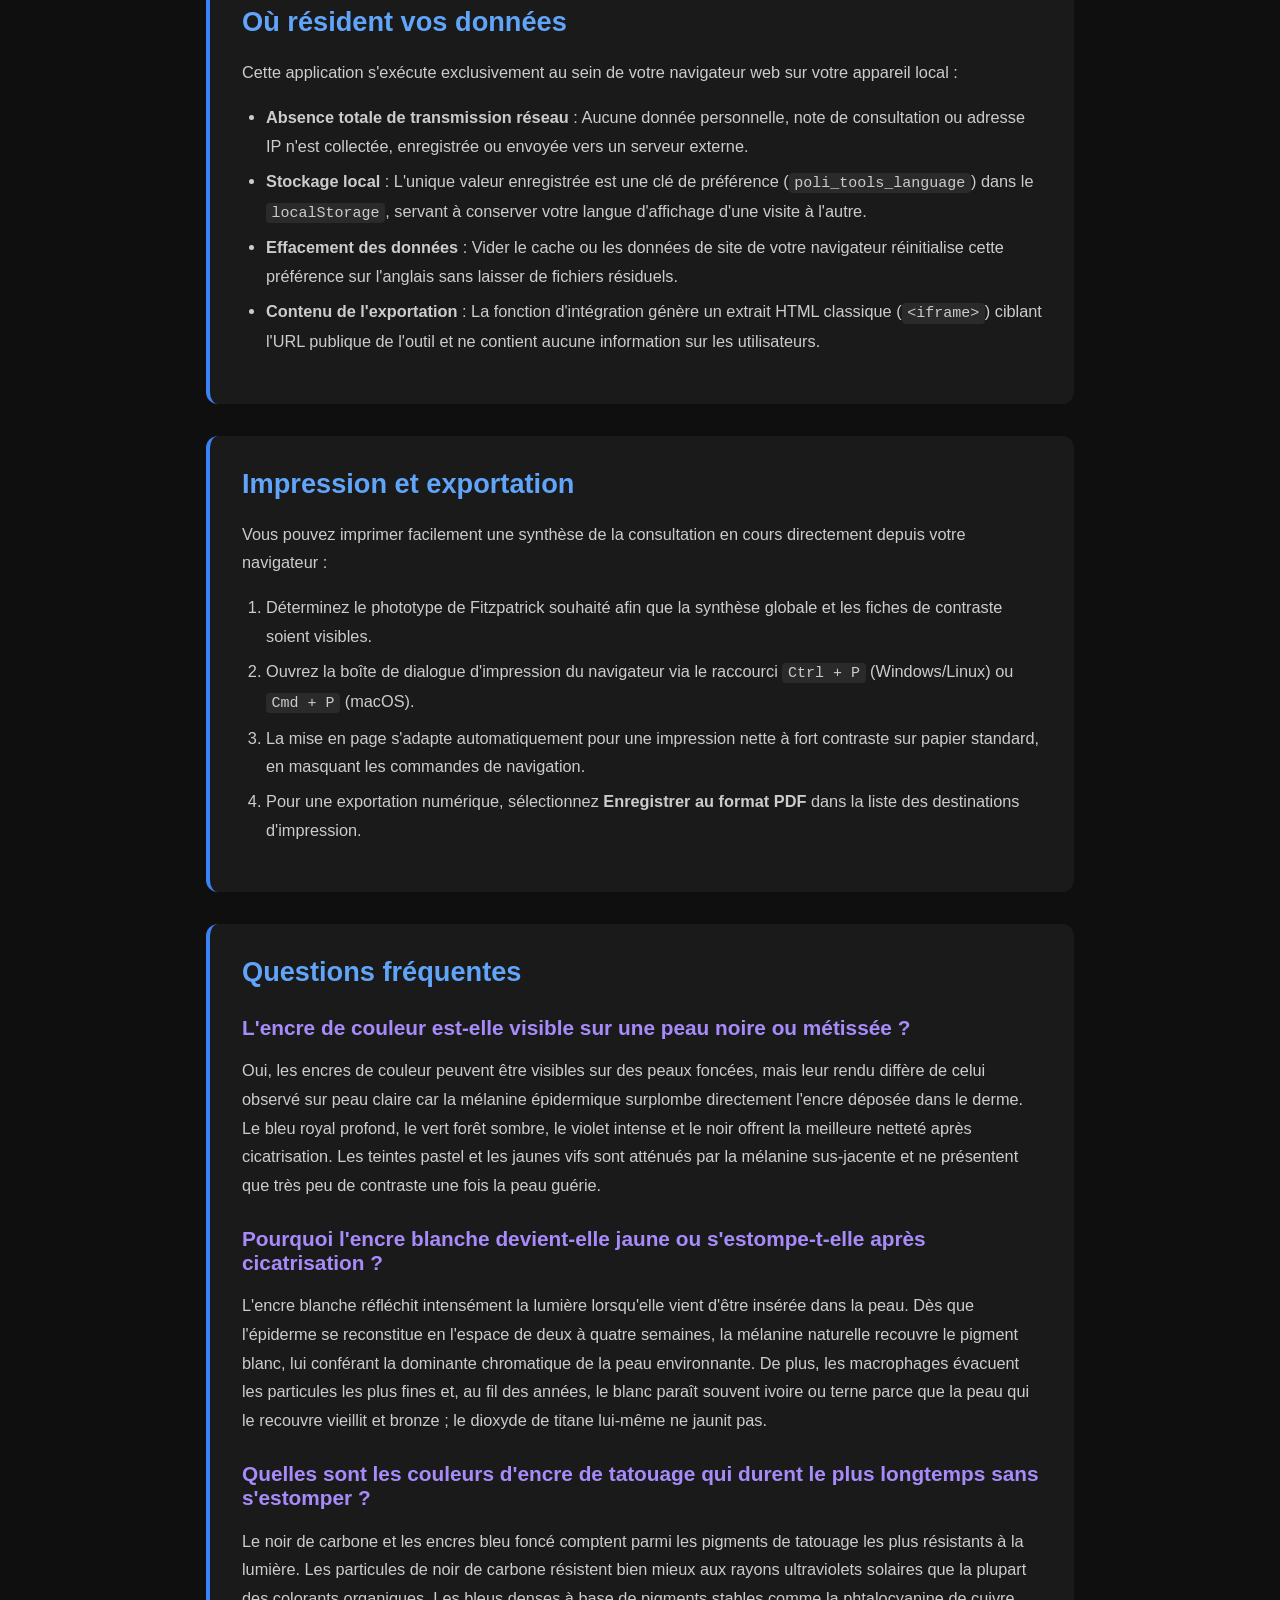
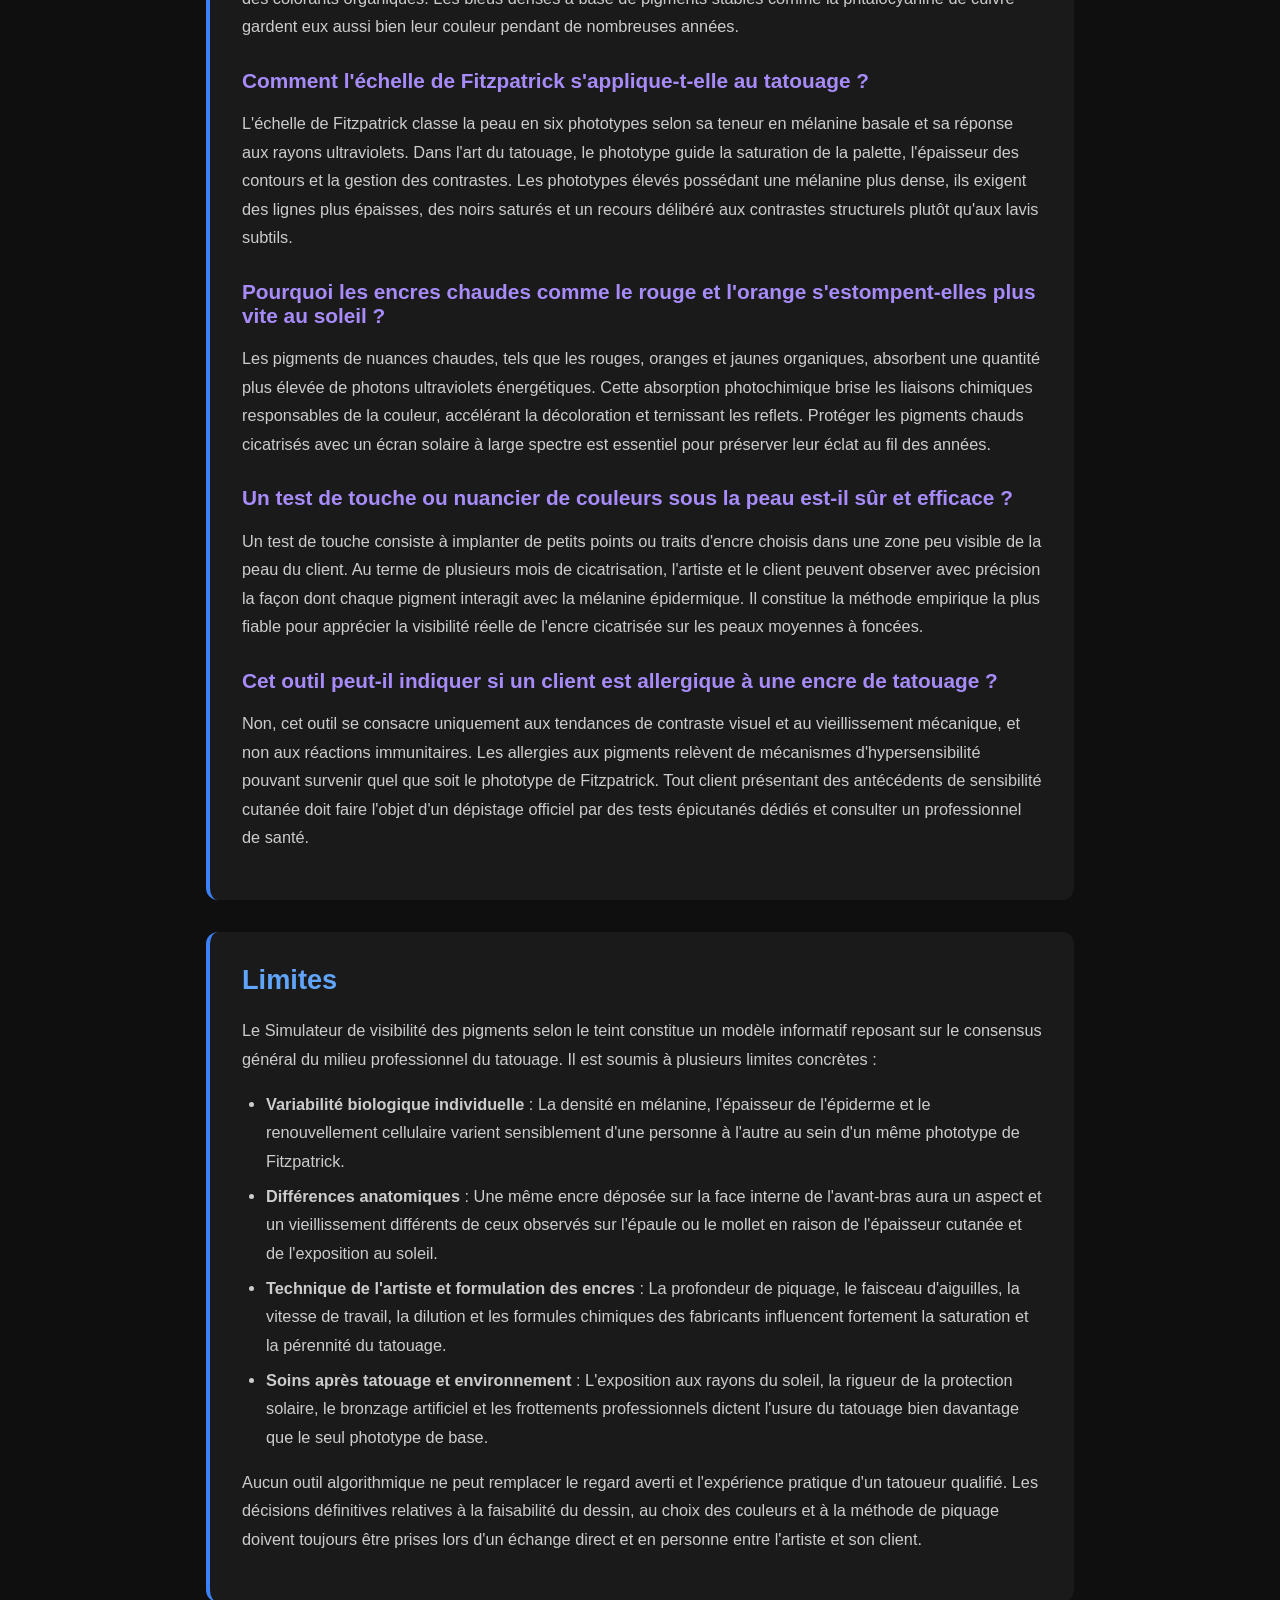
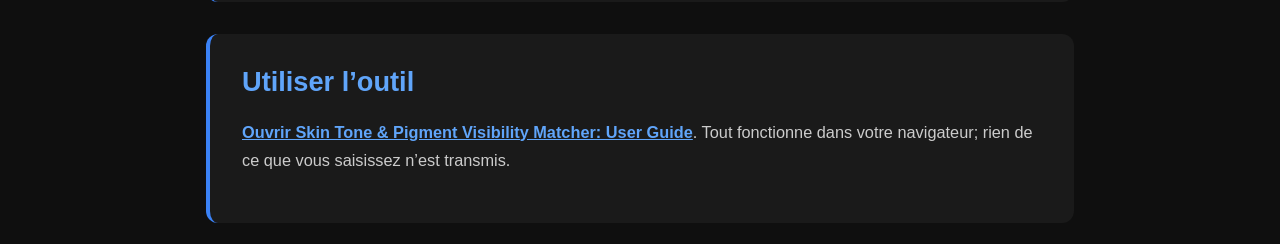
<file: documentation-fr.html>
<!DOCTYPE html>
<html lang="fr">
<head><meta name="robots" content="noindex,nofollow">
    <meta charset="UTF-8">
    <meta name="viewport" content="width=device-width, initial-scale=1.0">
    <title>Simulateur de visibilité des pigments selon le teint : guide d'utilisation Documentation | Poli International</title>
    <meta name="description" content="Compare the directional tendency of tattoo ink colours to stay visible across the Fitzpatrick skin-type spectrum.">
    <link rel="canonical" href="https://poliinternational.com/skin-tone-pigment-matcher/">
    <style>
        body { background: #0f0f0f; color: #fff; font-family: -apple-system, BlinkMacSystemFont, "Segoe UI", Roboto, sans-serif; margin: 0; padding: 0; }
        body.in-iframe .doc-hero h1 { display: none; }
        * { box-sizing: border-box; }
        .entry-content { max-width: 900px; margin: 0 auto; padding: 2rem 1rem; }
        .doc-hero { background: linear-gradient(135deg, #3B82F6, #8B5CF6); padding: 3rem 2rem; text-align: center; border-radius: 0.75rem; margin-bottom: 2rem; }
        .doc-hero h1 { font-size: 2.2rem; margin: 0 0 1rem; font-weight: 700; }
        .doc-hero p { font-size: 1.15rem; color: #E0E7FF; margin: 0; }
        .doc-hero .v2 { display: inline-block; margin-bottom: 1rem; padding: 0.2rem 0.75rem; border-radius: 999px; background: #10B981; color: #04241a; font-weight: 800; font-size: 0.8rem; letter-spacing: 0.08em; }
        .doc-section { margin: 2rem 0; padding: 2rem; background: #1a1a1a; border-radius: 0.75rem; border-left: 4px solid #3B82F6; }
        .doc-section h2 { color: #60A5FA; font-size: 1.7rem; margin: 0 0 1.25rem; font-weight: 600; }
        .doc-section h3 { color: #A78BFA; font-size: 1.3rem; margin: 1.75rem 0 0.75rem; font-weight: 600; }
        .doc-section p, .doc-section li { color: #ccc; line-height: 1.75; font-size: 1.02rem; }
        .doc-section ul, .doc-section ol { padding-left: 1.5rem; }
        .doc-section li { margin: 0.4rem 0; }
        .doc-section code { background: #2a2a2a; padding: 0.1rem 0.35rem; border-radius: 0.25rem; font-size: 0.92em; }
        .doc-section a { color: #60A5FA; font-weight: 600; }
        .highlight-box { background: linear-gradient(135deg, #1E3A8A, #4C1D95); padding: 1.25rem 1.5rem; border-radius: 0.5rem; margin: 1.5rem 0; border-left: 4px solid #10B981; }
        .highlight-box p { color: #E0E7FF; margin: 0; }
        table { width: 100%; border-collapse: collapse; margin: 1.5rem 0; }
        th, td { padding: 0.75rem; text-align: left; border: 1px solid #333; vertical-align: top; }
        th { background: #2a2a2a; color: #60A5FA; }
        td { color: #ccc; }
        .doc-langs { display: flex; flex-wrap: wrap; gap: 0.4rem; margin: 0 0 1.5rem; font-size: 0.9rem; }
        .doc-langs a, .doc-langs span { padding: 0.3rem 0.7rem; border-radius: 999px; border: 1px solid #333; text-decoration: none; }
        .doc-langs a { color: #60A5FA; }
        .doc-langs span { background: #1E3A8A; color: #E0E7FF; border-color: #1E3A8A; font-weight: 700; }
    </style>
</head>
<body>
<nav class="doc-langs" aria-label="Langue de la documentation" style="display:flex;flex-wrap:wrap;gap:6px 14px;max-width:900px;margin:12px auto 0;padding:0 16px;font-size:14px;"><a lang="en" href="documentation.html">English</a><span lang="fr">Français</span><a lang="de" href="documentation-de.html">Deutsch</a><a lang="it" href="documentation-it.html">Italiano</a><a lang="es" href="documentation-es.html">Español</a><a lang="nl" href="documentation-nl.html">Nederlands</a><a lang="pt" href="documentation-pt.html">Português</a><a lang="th" href="documentation-th.html">ไทย</a></nav>
<script>if (window.self !== window.top) document.body.classList.add('in-iframe');</script>
    <div class="entry-content">
        <div class="doc-hero">
            <span class="v2">V2</span>
            <h1>Simulateur de visibilité des pigments selon le teint : guide d'utilisation</h1>
            <p>Comparaison de la tendance des couleurs d'encre à rester visibles selon les phototypes de l'échelle de Fitzpatrick.</p>
        </div>
        <p>Le Simulateur de visibilité des pigments selon le teint fournit les tendances de visibilité, les indicateurs de contraste et les facteurs de longévité pour neuf familles d'encres de tatouage standard à travers les six phototypes de Fitzpatrick, afin de guider des consultations réalistes en studio.</p>
        <div class="doc-section">
        <h2>À quoi sert cet outil</h2>
        <p>Le Simulateur de visibilité des pigments selon le teint est une référence observationnelle conçue pour aligner les attentes entre les tatoueurs et leurs clients lors des séances de conseil. Une fois le tatouage cicatrisé, l'encre repose sous un épiderme chargé de mélanine, agissant comme un filtre optique teinté placé directement sur le pigment. Cet outil illustre comment les encres courantes interagissent visuellement avec chaque niveau de mélanine, mettant en lumière les paliers de contraste et les facteurs d'atténuation avant le premier passage de l'aiguille.</p>
        </div>
        <div class="doc-section">
        <h2>À qui s'adresse cet outil</h2>
        <p>Cet outil répond aux besoins de trois profils principaux au sein de la communauté du tatouage :</p>
        <ul>
        <li><strong>Tatoueurs professionnels</strong> : Évaluer la tenue des contrastes dans le temps et fixer des attentes réalistes lors des consultations.</li>
        <li><strong>Responsables de studios</strong> : Accompagner l'apprentissage des apprentis et proposer des ressources éducatives sur le site internet du studio.</li>
        <li><strong>Clients et passionnés</strong> : Comprendre le comportement et la tenue des différentes familles de couleurs selon leur phototype.</li>
        </ul>
        </div>
        <div class="doc-section">
        <h2>Comment l'utiliser</h2>
        <h3>Choisir la langue d'affichage</h3>
        <ol>
        <li>Repérez la barre supérieure dans le coin supérieur droit de l'interface.</li>
        <li>Cliquez sur le menu déroulant intitulé <code>Langue</code>.</li>
        <li>Choisissez votre langue préférée : <code>English</code>, <code>Deutsch</code>, <code>Français</code>, <code>Español</code>, <code>Italiano</code>, <code>Português</code>, <code>Nederlands</code> ou <code>ไทย</code>. L'ensemble de l'interface s'actualise immédiatement et votre préférence reste mémorisée dans votre navigateur.</li>
        </ol>
        <h3>Sélectionner un phototype de Fitzpatrick</h3>
        <ol>
        <li>Repérez la section intitulée <code>Sélectionner le phototype de Fitzpatrick</code>.</li>
        <li>Choisissez l'un des six phototypes correspondant à la carnation de référence du client :</li>
        </ol>
        <ul>
        <li><code>Phototype I</code> : <code>Très claire, blanche laiteuse</code></li>
        <li><code>Phototype II</code> : <code>Claire, peau sensible au soleil</code></li>
        <li><code>Phototype III</code> : <code>Intermédiaire, beige doré</code></li>
        <li><code>Phototype IV</code> : <code>Mate, marron clair à olive</code></li>
        <li><code>Phototype V</code> : <code>Brune, foncée</code></li>
        <li><code>Phototype VI</code> : <code>Très foncée, noire</code></li>
        </ul>
        <ol>
        <li>Cliquez ou appuyez sur le bouton correspondant. Le bouton sélectionné se met en surbrillance et le panneau d'affichage s'ajuste instantanément.</li>
        </ol>
        <h3>Consulter les indicateurs de contraste et de longévité des pigments</h3>
        <ol>
        <li>Prenez connaissance du résumé global affiché directement sous les boutons de sélection, qui détaille le comportement général des pigments et les précautions liées aux ultraviolets pour ce phototype.</li>
        <li>Parcourez la grille des neuf familles d'encres standardisées : <code>Noir</code>, <code>Gris / Noir et gris</code>, <code>Blanc</code>, <code>Rouge</code>, <code>Orange</code>, <code>Jaune</code>, <code>Vert</code>, <code>Bleu</code> et <code>Violet / Pourpre</code>.</li>
        <li>Observez le badge de contraste relatif propre à chaque teinte (<code>Contraste élevé</code>, <code>Contraste modéré</code> ou <code>Faible contraste</code>), illustré par une jauge visuelle à trois segments.</li>
        <li>Lisez le champ <code>Facteur prédominant d’atténuation</code> pour identifier le phénomène déterminant l'évolution du pigment au fil des années.</li>
        <li>Consultez la rubrique <code>Conseil pratique et pose</code> pour des recommandations concrètes sur l'épaisseur des traits, la saturation et les bordures de contraste.</li>
        <li>Prenez note du bandeau de vigilance : <code>Pour le dépistage des sensibilités aux pigments, reportez-vous au guide de test épicutané.</code></li>
        </ol>
        <h3>Intégrer l'outil de consultation sur le site de votre studio</h3>
        <ol>
        <li>Faites défiler la page jusqu'à la section finale intitulée <code>Intégrer cet outil gratuit</code>.</li>
        <li>Repérez le champ de code en lecture seule contenant la balise iframe préconfigurée.</li>
        <li>Cliquez sur le bouton <code>Copier le code d’intégration</code>. Le bouton affiche brièvement <code>Copié !</code> pour confirmer la copie.</li>
        <li>Collez ce fragment de code dans la page de contact, de réservation ou d'information de votre site web.</li>
        </ol>
        </div>
        <div class="doc-section">
        <h2>Ce que l'outil ne fait pas</h2>
        <p>Cet outil constitue un repère visuel pour le contraste esthétique et non une suite de diagnostic médical :</p>
        <ul>
        <li><strong>Dépistage des allergies et hypersensibilités</strong> : Il n'évalue ni les réactions allergiques, ni les dermatites de contact, ni les protocoles de patch-test. Pour le recueil des sensibilités médicales, consultez le <a href="https://poliinternational.com/allergy-patch-test/" target="_top">Allergy Patch Test Guide</a>.</li>
        <li><strong>Composition chimique et conformité réglementaire</strong> : Il ne liste ni les ingrédients chimiques, ni les solvants porteurs, ni les numéros Colour Index, et ne certifie pas la conformité légale. Pour vérifier la conformité des ingrédients selon la réglementation européenne, consultez le <a href="https://poliinternational.com/ink-ingredient-decoder/" target="_top">Ink Ingredient Decoder</a>.</li>
        <li><strong>Estimation des séances de détatouage laser</strong> : Il ne calcule ni le nombre de séances de laser nécessaires, ni la vitesse d'élimination, ni les longueurs d'onde requises. Pour estimer les délais d'atténuation au laser, utilisez le <a href="https://poliinternational.com/tattoo-removal-sessions/" target="_top">Tattoo Removal Sessions Estimator</a>.</li>
        </ul>
        </div>
        <div class="doc-section">
        <h2>Où résident vos données</h2>
        <p>Cette application s'exécute exclusivement au sein de votre navigateur web sur votre appareil local :</p>
        <ul>
        <li><strong>Absence totale de transmission réseau</strong> : Aucune donnée personnelle, note de consultation ou adresse IP n'est collectée, enregistrée ou envoyée vers un serveur externe.</li>
        <li><strong>Stockage local</strong> : L'unique valeur enregistrée est une clé de préférence (<code>poli_tools_language</code>) dans le <code>localStorage</code>, servant à conserver votre langue d'affichage d'une visite à l'autre.</li>
        <li><strong>Effacement des données</strong> : Vider le cache ou les données de site de votre navigateur réinitialise cette préférence sur l'anglais sans laisser de fichiers résiduels.</li>
        <li><strong>Contenu de l'exportation</strong> : La fonction d'intégration génère un extrait HTML classique (<code>&lt;iframe&gt;</code>) ciblant l'URL publique de l'outil et ne contient aucune information sur les utilisateurs.</li>
        </ul>
        </div>
        <div class="doc-section">
        <h2>Impression et exportation</h2>
        <p>Vous pouvez imprimer facilement une synthèse de la consultation en cours directement depuis votre navigateur :</p>
        <ol>
        <li>Déterminez le phototype de Fitzpatrick souhaité afin que la synthèse globale et les fiches de contraste soient visibles.</li>
        <li>Ouvrez la boîte de dialogue d'impression du navigateur via le raccourci <code>Ctrl + P</code> (Windows/Linux) ou <code>Cmd + P</code> (macOS).</li>
        <li>La mise en page s'adapte automatiquement pour une impression nette à fort contraste sur papier standard, en masquant les commandes de navigation.</li>
        <li>Pour une exportation numérique, sélectionnez <strong>Enregistrer au format PDF</strong> dans la liste des destinations d'impression.</li>
        </ol>
        </div>
        <div class="doc-section">
        <h2>Questions fréquentes</h2>
        <h3>L'encre de couleur est-elle visible sur une peau noire ou métissée ?</h3>
        <p>Oui, les encres de couleur peuvent être visibles sur des peaux foncées, mais leur rendu diffère de celui observé sur peau claire car la mélanine épidermique surplombe directement l'encre déposée dans le derme. Le bleu royal profond, le vert forêt sombre, le violet intense et le noir offrent la meilleure netteté après cicatrisation. Les teintes pastel et les jaunes vifs sont atténués par la mélanine sus-jacente et ne présentent que très peu de contraste une fois la peau guérie.</p>
        <h3>Pourquoi l'encre blanche devient-elle jaune ou s'estompe-t-elle après cicatrisation ?</h3>
        <p>L'encre blanche réfléchit intensément la lumière lorsqu'elle vient d'être insérée dans la peau. Dès que l'épiderme se reconstitue en l'espace de deux à quatre semaines, la mélanine naturelle recouvre le pigment blanc, lui conférant la dominante chromatique de la peau environnante. De plus, les macrophages évacuent les particules les plus fines et, au fil des années, le blanc paraît souvent ivoire ou terne parce que la peau qui le recouvre vieillit et bronze ; le dioxyde de titane lui-même ne jaunit pas.</p>
        <h3>Quelles sont les couleurs d'encre de tatouage qui durent le plus longtemps sans s'estomper ?</h3>
        <p>Le noir de carbone et les encres bleu foncé comptent parmi les pigments de tatouage les plus résistants à la lumière. Les particules de noir de carbone résistent bien mieux aux rayons ultraviolets solaires que la plupart des colorants organiques. Les bleus denses à base de pigments stables comme la phtalocyanine de cuivre gardent eux aussi bien leur couleur pendant de nombreuses années.</p>
        <h3>Comment l'échelle de Fitzpatrick s'applique-t-elle au tatouage ?</h3>
        <p>L'échelle de Fitzpatrick classe la peau en six phototypes selon sa teneur en mélanine basale et sa réponse aux rayons ultraviolets. Dans l'art du tatouage, le phototype guide la saturation de la palette, l'épaisseur des contours et la gestion des contrastes. Les phototypes élevés possédant une mélanine plus dense, ils exigent des lignes plus épaisses, des noirs saturés et un recours délibéré aux contrastes structurels plutôt qu'aux lavis subtils.</p>
        <h3>Pourquoi les encres chaudes comme le rouge et l'orange s'estompent-elles plus vite au soleil ?</h3>
        <p>Les pigments de nuances chaudes, tels que les rouges, oranges et jaunes organiques, absorbent une quantité plus élevée de photons ultraviolets énergétiques. Cette absorption photochimique brise les liaisons chimiques responsables de la couleur, accélérant la décoloration et ternissant les reflets. Protéger les pigments chauds cicatrisés avec un écran solaire à large spectre est essentiel pour préserver leur éclat au fil des années.</p>
        <h3>Un test de touche ou nuancier de couleurs sous la peau est-il sûr et efficace ?</h3>
        <p>Un test de touche consiste à implanter de petits points ou traits d'encre choisis dans une zone peu visible de la peau du client. Au terme de plusieurs mois de cicatrisation, l'artiste et le client peuvent observer avec précision la façon dont chaque pigment interagit avec la mélanine épidermique. Il constitue la méthode empirique la plus fiable pour apprécier la visibilité réelle de l'encre cicatrisée sur les peaux moyennes à foncées.</p>
        <h3>Cet outil peut-il indiquer si un client est allergique à une encre de tatouage ?</h3>
        <p>Non, cet outil se consacre uniquement aux tendances de contraste visuel et au vieillissement mécanique, et non aux réactions immunitaires. Les allergies aux pigments relèvent de mécanismes d'hypersensibilité pouvant survenir quel que soit le phototype de Fitzpatrick. Tout client présentant des antécédents de sensibilité cutanée doit faire l'objet d'un dépistage officiel par des tests épicutanés dédiés et consulter un professionnel de santé.</p>
        </div>
        <div class="doc-section">
        <h2>Limites</h2>
        <p>Le Simulateur de visibilité des pigments selon le teint constitue un modèle informatif reposant sur le consensus général du milieu professionnel du tatouage. Il est soumis à plusieurs limites concrètes :</p>
        <ul>
        <li><strong>Variabilité biologique individuelle</strong> : La densité en mélanine, l'épaisseur de l'épiderme et le renouvellement cellulaire varient sensiblement d'une personne à l'autre au sein d'un même phototype de Fitzpatrick.</li>
        <li><strong>Différences anatomiques</strong> : Une même encre déposée sur la face interne de l'avant-bras aura un aspect et un vieillissement différents de ceux observés sur l'épaule ou le mollet en raison de l'épaisseur cutanée et de l'exposition au soleil.</li>
        <li><strong>Technique de l'artiste et formulation des encres</strong> : La profondeur de piquage, le faisceau d'aiguilles, la vitesse de travail, la dilution et les formules chimiques des fabricants influencent fortement la saturation et la pérennité du tatouage.</li>
        <li><strong>Soins après tatouage et environnement</strong> : L'exposition aux rayons du soleil, la rigueur de la protection solaire, le bronzage artificiel et les frottements professionnels dictent l'usure du tatouage bien davantage que le seul phototype de base.</li>
        </ul>
        <p>Aucun outil algorithmique ne peut remplacer le regard averti et l'expérience pratique d'un tatoueur qualifié. Les décisions définitives relatives à la faisabilité du dessin, au choix des couleurs et à la méthode de piquage doivent toujours être prises lors d'un échange direct et en personne entre l'artiste et son client.</p>
        </div>
        <div class="doc-section">
            <h2>Utiliser l’outil</h2>
            <p><a href="https://poliinternational.com/skin-tone-pigment-matcher/" target="_top">Ouvrir Skin Tone &amp; Pigment Visibility Matcher: User Guide</a>. Tout fonctionne dans votre navigateur; rien de ce que vous saisissez n’est transmis.</p>
        </div>
    </div>
</body>
</html>
</file>
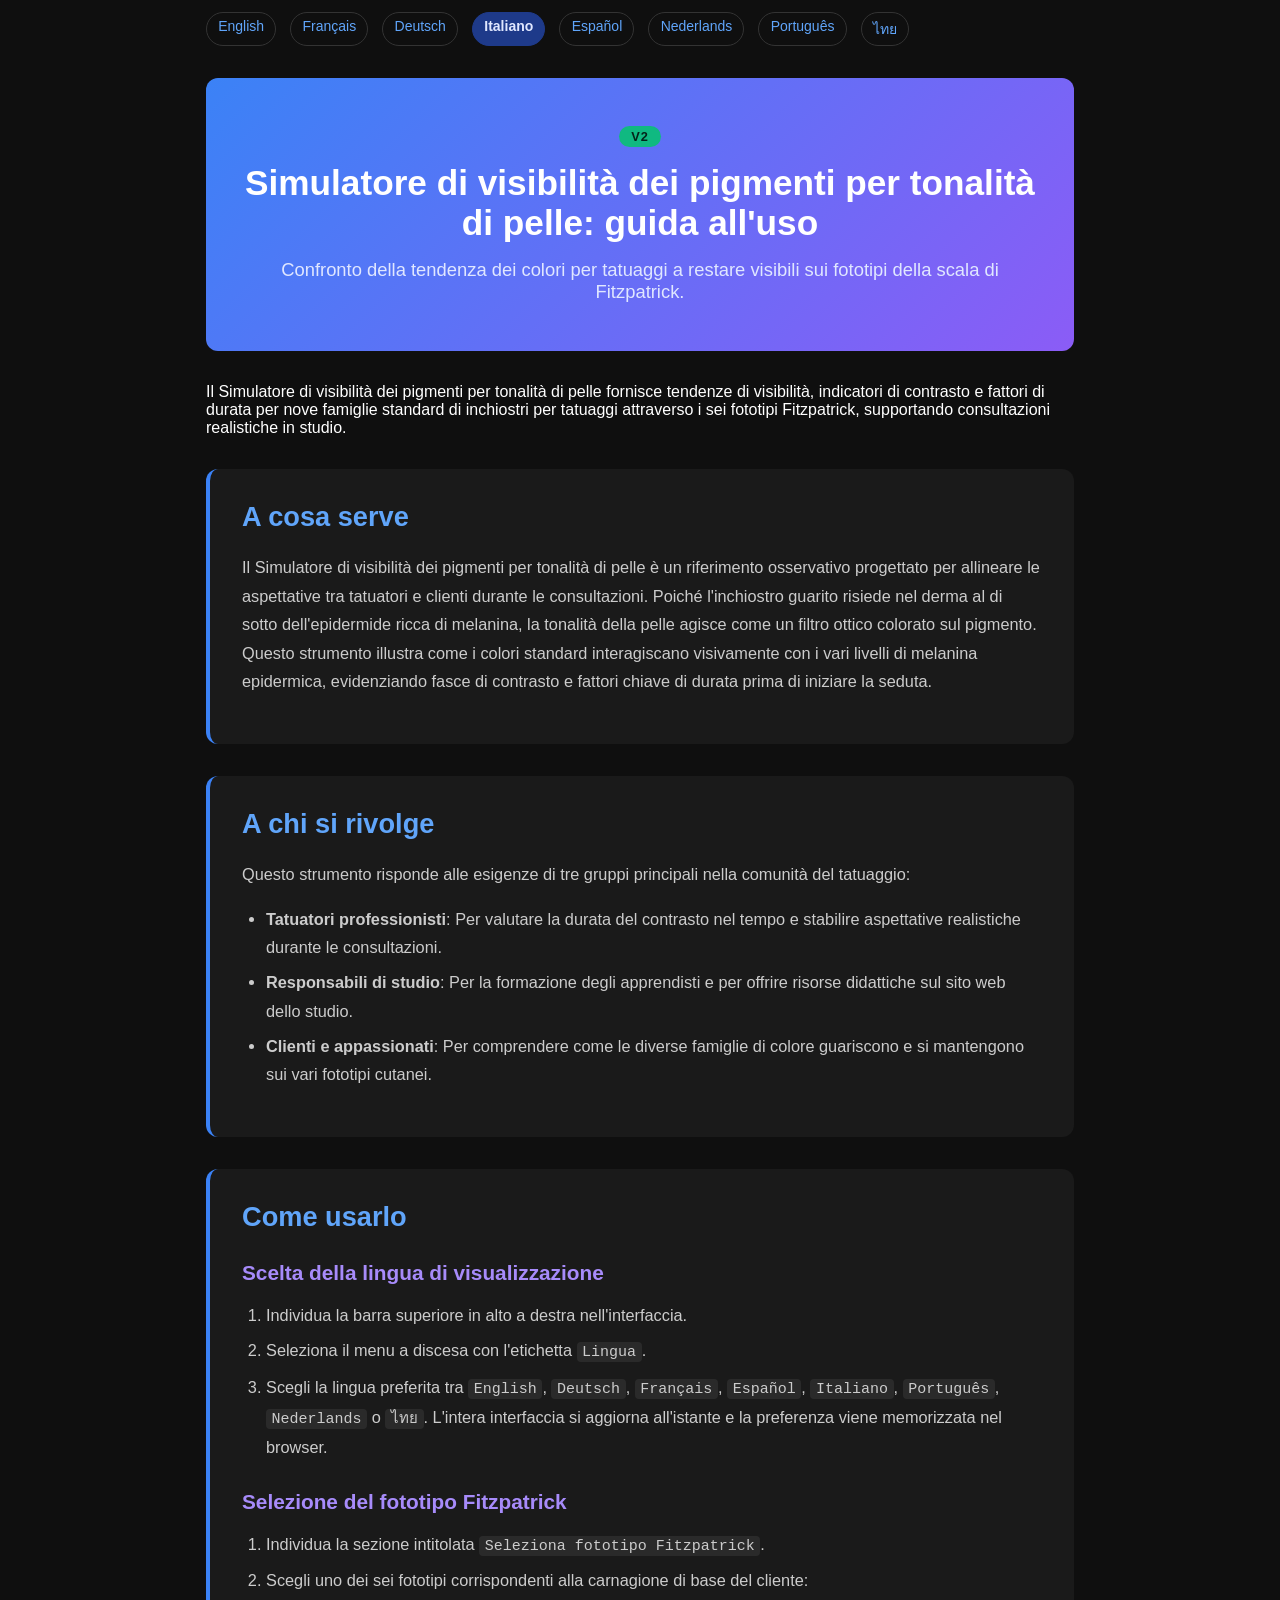
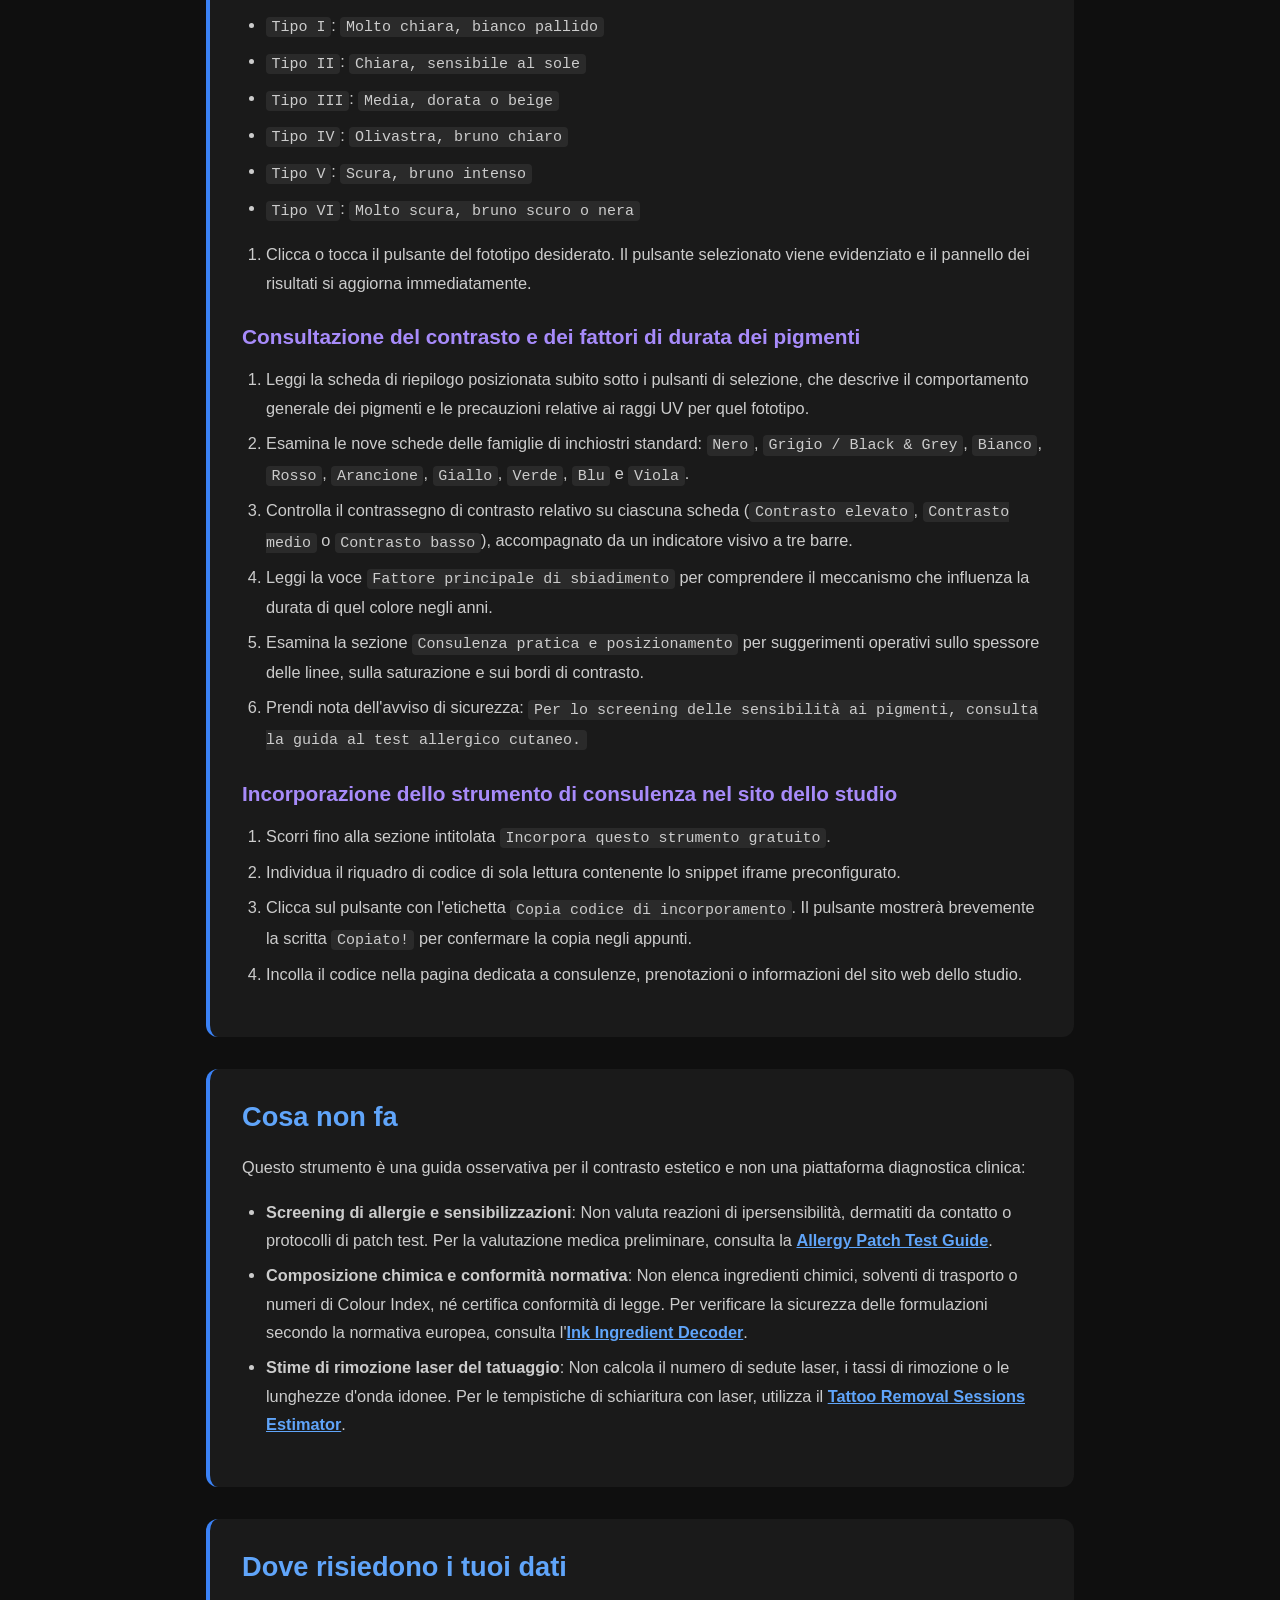
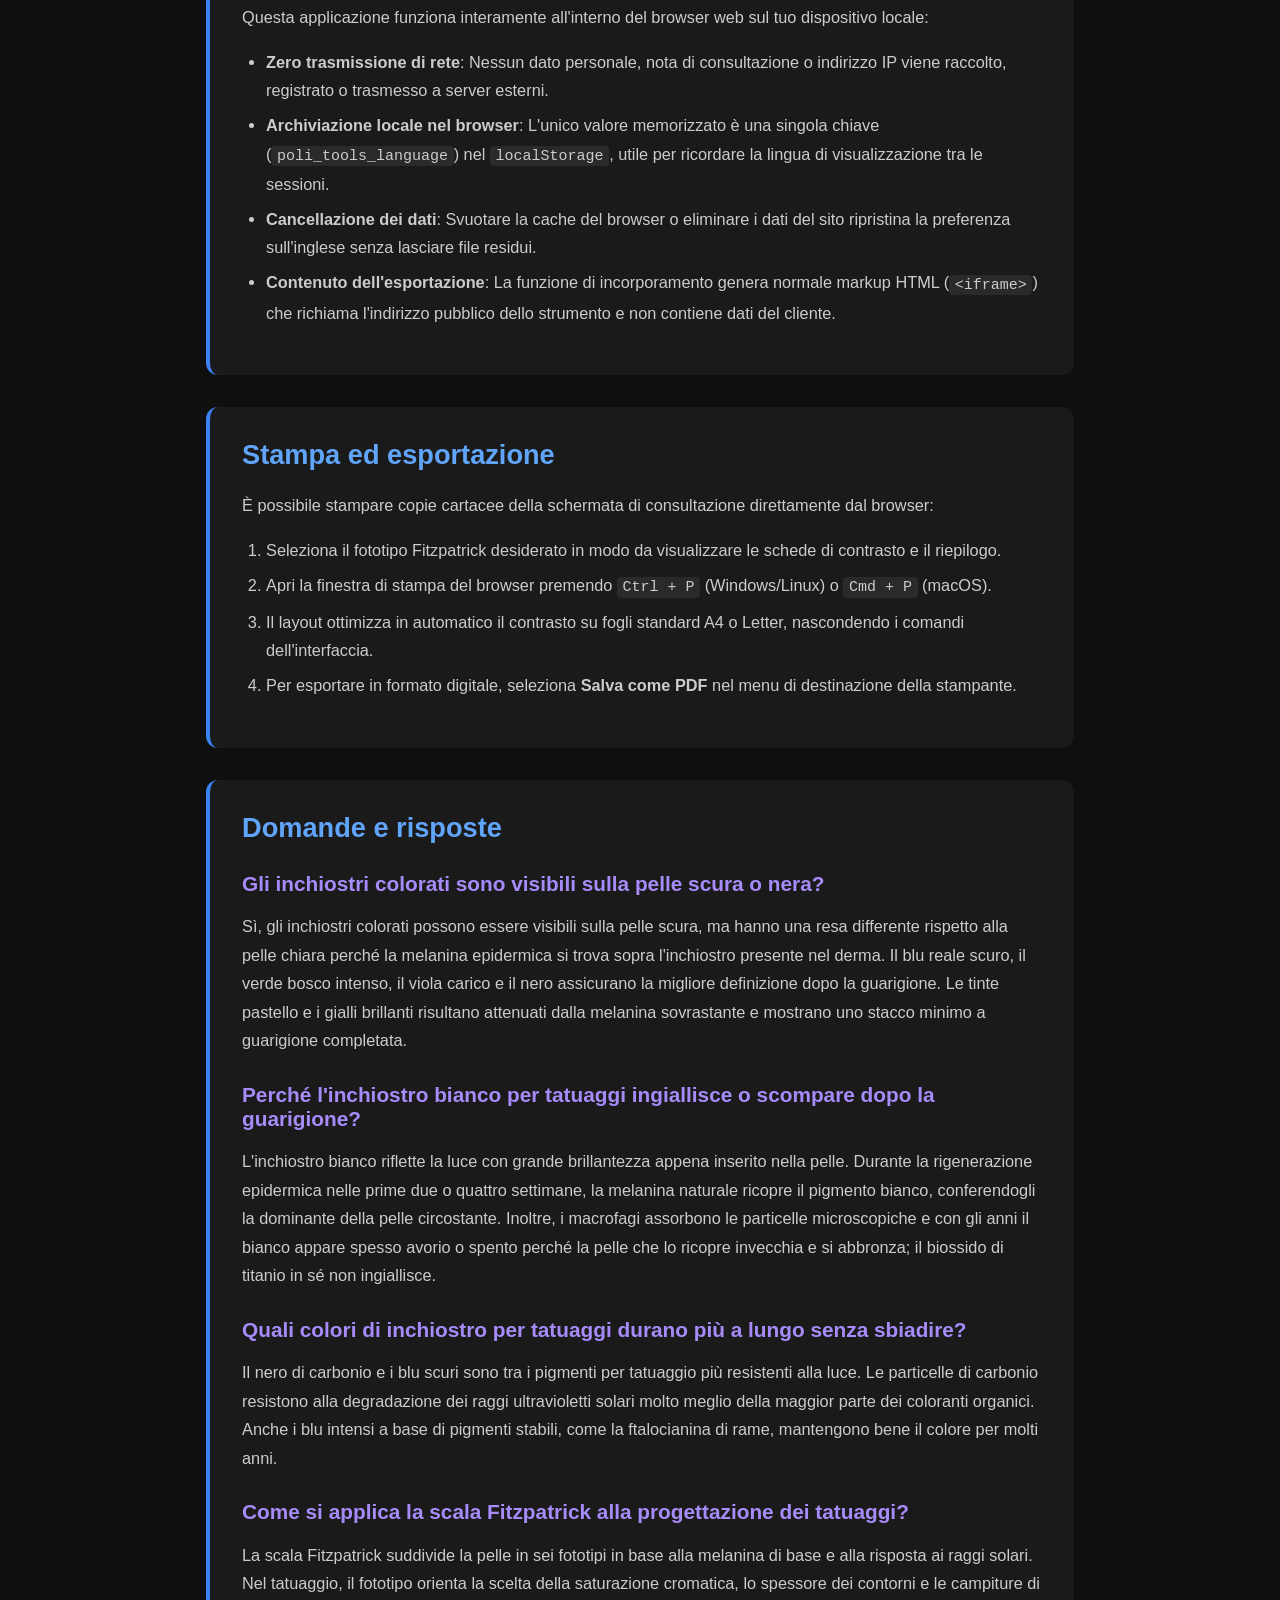
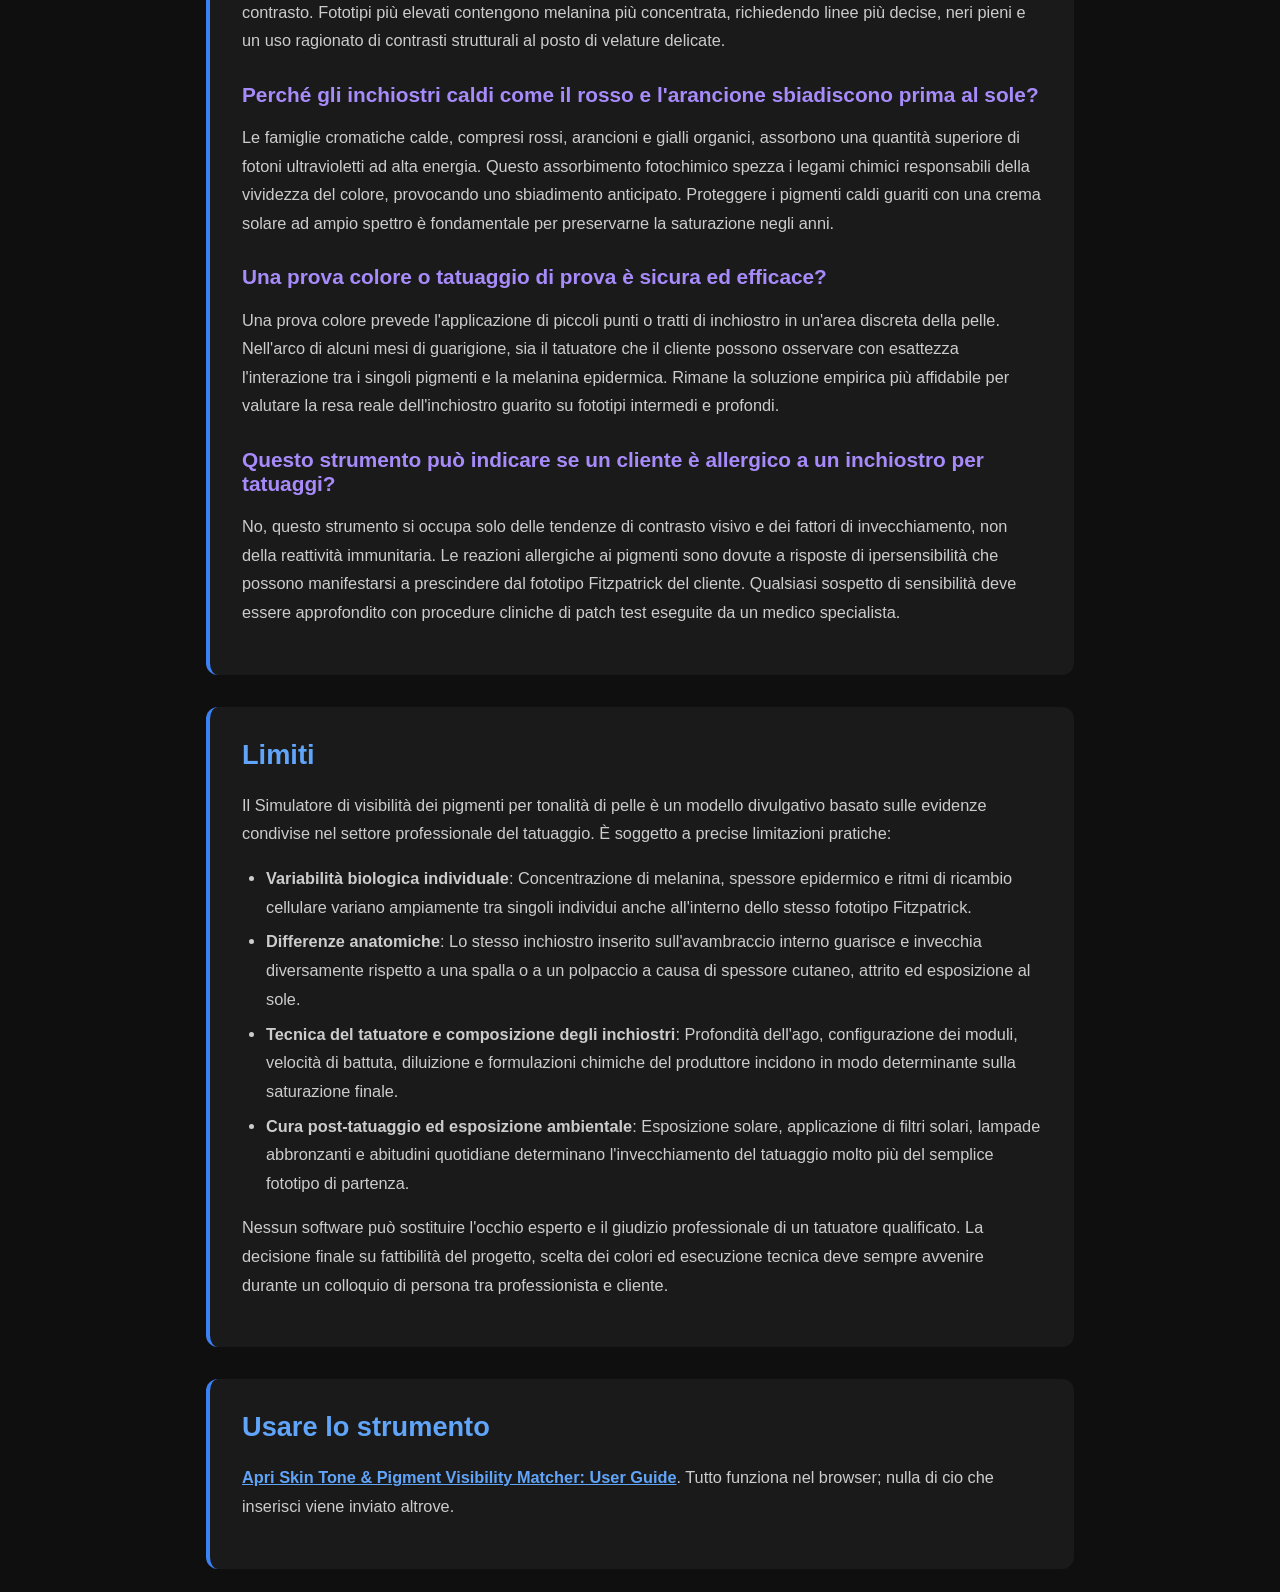
<file: documentation-it.html>
<!DOCTYPE html>
<html lang="it">
<head><meta name="robots" content="noindex,nofollow">
    <meta charset="UTF-8">
    <meta name="viewport" content="width=device-width, initial-scale=1.0">
    <title>Simulatore di visibilità dei pigmenti per tonalità di pelle: guida all'uso Documentazione | Poli International</title>
    <meta name="description" content="Compare the directional tendency of tattoo ink colours to stay visible across the Fitzpatrick skin-type spectrum.">
    <link rel="canonical" href="https://poliinternational.com/skin-tone-pigment-matcher/">
    <style>
        body { background: #0f0f0f; color: #fff; font-family: -apple-system, BlinkMacSystemFont, "Segoe UI", Roboto, sans-serif; margin: 0; padding: 0; }
        body.in-iframe .doc-hero h1 { display: none; }
        * { box-sizing: border-box; }
        .entry-content { max-width: 900px; margin: 0 auto; padding: 2rem 1rem; }
        .doc-hero { background: linear-gradient(135deg, #3B82F6, #8B5CF6); padding: 3rem 2rem; text-align: center; border-radius: 0.75rem; margin-bottom: 2rem; }
        .doc-hero h1 { font-size: 2.2rem; margin: 0 0 1rem; font-weight: 700; }
        .doc-hero p { font-size: 1.15rem; color: #E0E7FF; margin: 0; }
        .doc-hero .v2 { display: inline-block; margin-bottom: 1rem; padding: 0.2rem 0.75rem; border-radius: 999px; background: #10B981; color: #04241a; font-weight: 800; font-size: 0.8rem; letter-spacing: 0.08em; }
        .doc-section { margin: 2rem 0; padding: 2rem; background: #1a1a1a; border-radius: 0.75rem; border-left: 4px solid #3B82F6; }
        .doc-section h2 { color: #60A5FA; font-size: 1.7rem; margin: 0 0 1.25rem; font-weight: 600; }
        .doc-section h3 { color: #A78BFA; font-size: 1.3rem; margin: 1.75rem 0 0.75rem; font-weight: 600; }
        .doc-section p, .doc-section li { color: #ccc; line-height: 1.75; font-size: 1.02rem; }
        .doc-section ul, .doc-section ol { padding-left: 1.5rem; }
        .doc-section li { margin: 0.4rem 0; }
        .doc-section code { background: #2a2a2a; padding: 0.1rem 0.35rem; border-radius: 0.25rem; font-size: 0.92em; }
        .doc-section a { color: #60A5FA; font-weight: 600; }
        .highlight-box { background: linear-gradient(135deg, #1E3A8A, #4C1D95); padding: 1.25rem 1.5rem; border-radius: 0.5rem; margin: 1.5rem 0; border-left: 4px solid #10B981; }
        .highlight-box p { color: #E0E7FF; margin: 0; }
        table { width: 100%; border-collapse: collapse; margin: 1.5rem 0; }
        th, td { padding: 0.75rem; text-align: left; border: 1px solid #333; vertical-align: top; }
        th { background: #2a2a2a; color: #60A5FA; }
        td { color: #ccc; }
        .doc-langs { display: flex; flex-wrap: wrap; gap: 0.4rem; margin: 0 0 1.5rem; font-size: 0.9rem; }
        .doc-langs a, .doc-langs span { padding: 0.3rem 0.7rem; border-radius: 999px; border: 1px solid #333; text-decoration: none; }
        .doc-langs a { color: #60A5FA; }
        .doc-langs span { background: #1E3A8A; color: #E0E7FF; border-color: #1E3A8A; font-weight: 700; }
    </style>
</head>
<body>
<nav class="doc-langs" aria-label="Lingua della documentazione" style="display:flex;flex-wrap:wrap;gap:6px 14px;max-width:900px;margin:12px auto 0;padding:0 16px;font-size:14px;"><a lang="en" href="documentation.html">English</a><a lang="fr" href="documentation-fr.html">Français</a><a lang="de" href="documentation-de.html">Deutsch</a><span lang="it">Italiano</span><a lang="es" href="documentation-es.html">Español</a><a lang="nl" href="documentation-nl.html">Nederlands</a><a lang="pt" href="documentation-pt.html">Português</a><a lang="th" href="documentation-th.html">ไทย</a></nav>
<script>if (window.self !== window.top) document.body.classList.add('in-iframe');</script>
    <div class="entry-content">
        <div class="doc-hero">
            <span class="v2">V2</span>
            <h1>Simulatore di visibilità dei pigmenti per tonalità di pelle: guida all'uso</h1>
            <p>Confronto della tendenza dei colori per tatuaggi a restare visibili sui fototipi della scala di Fitzpatrick.</p>
        </div>
        <p>Il Simulatore di visibilità dei pigmenti per tonalità di pelle fornisce tendenze di visibilità, indicatori di contrasto e fattori di durata per nove famiglie standard di inchiostri per tatuaggi attraverso i sei fototipi Fitzpatrick, supportando consultazioni realistiche in studio.</p>
        <div class="doc-section">
        <h2>A cosa serve</h2>
        <p>Il Simulatore di visibilità dei pigmenti per tonalità di pelle è un riferimento osservativo progettato per allineare le aspettative tra tatuatori e clienti durante le consultazioni. Poiché l'inchiostro guarito risiede nel derma al di sotto dell'epidermide ricca di melanina, la tonalità della pelle agisce come un filtro ottico colorato sul pigmento. Questo strumento illustra come i colori standard interagiscano visivamente con i vari livelli di melanina epidermica, evidenziando fasce di contrasto e fattori chiave di durata prima di iniziare la seduta.</p>
        </div>
        <div class="doc-section">
        <h2>A chi si rivolge</h2>
        <p>Questo strumento risponde alle esigenze di tre gruppi principali nella comunità del tatuaggio:</p>
        <ul>
        <li><strong>Tatuatori professionisti</strong>: Per valutare la durata del contrasto nel tempo e stabilire aspettative realistiche durante le consultazioni.</li>
        <li><strong>Responsabili di studio</strong>: Per la formazione degli apprendisti e per offrire risorse didattiche sul sito web dello studio.</li>
        <li><strong>Clienti e appassionati</strong>: Per comprendere come le diverse famiglie di colore guariscono e si mantengono sui vari fototipi cutanei.</li>
        </ul>
        </div>
        <div class="doc-section">
        <h2>Come usarlo</h2>
        <h3>Scelta della lingua di visualizzazione</h3>
        <ol>
        <li>Individua la barra superiore in alto a destra nell'interfaccia.</li>
        <li>Seleziona il menu a discesa con l'etichetta <code>Lingua</code>.</li>
        <li>Scegli la lingua preferita tra <code>English</code>, <code>Deutsch</code>, <code>Français</code>, <code>Español</code>, <code>Italiano</code>, <code>Português</code>, <code>Nederlands</code> o <code>ไทย</code>. L'intera interfaccia si aggiorna all'istante e la preferenza viene memorizzata nel browser.</li>
        </ol>
        <h3>Selezione del fototipo Fitzpatrick</h3>
        <ol>
        <li>Individua la sezione intitolata <code>Seleziona fototipo Fitzpatrick</code>.</li>
        <li>Scegli uno dei sei fototipi corrispondenti alla carnagione di base del cliente:</li>
        </ol>
        <ul>
        <li><code>Tipo I</code>: <code>Molto chiara, bianco pallido</code></li>
        <li><code>Tipo II</code>: <code>Chiara, sensibile al sole</code></li>
        <li><code>Tipo III</code>: <code>Media, dorata o beige</code></li>
        <li><code>Tipo IV</code>: <code>Olivastra, bruno chiaro</code></li>
        <li><code>Tipo V</code>: <code>Scura, bruno intenso</code></li>
        <li><code>Tipo VI</code>: <code>Molto scura, bruno scuro o nera</code></li>
        </ul>
        <ol>
        <li>Clicca o tocca il pulsante del fototipo desiderato. Il pulsante selezionato viene evidenziato e il pannello dei risultati si aggiorna immediatamente.</li>
        </ol>
        <h3>Consultazione del contrasto e dei fattori di durata dei pigmenti</h3>
        <ol>
        <li>Leggi la scheda di riepilogo posizionata subito sotto i pulsanti di selezione, che descrive il comportamento generale dei pigmenti e le precauzioni relative ai raggi UV per quel fototipo.</li>
        <li>Esamina le nove schede delle famiglie di inchiostri standard: <code>Nero</code>, <code>Grigio / Black &amp; Grey</code>, <code>Bianco</code>, <code>Rosso</code>, <code>Arancione</code>, <code>Giallo</code>, <code>Verde</code>, <code>Blu</code> e <code>Viola</code>.</li>
        <li>Controlla il contrassegno di contrasto relativo su ciascuna scheda (<code>Contrasto elevato</code>, <code>Contrasto medio</code> o <code>Contrasto basso</code>), accompagnato da un indicatore visivo a tre barre.</li>
        <li>Leggi la voce <code>Fattore principale di sbiadimento</code> per comprendere il meccanismo che influenza la durata di quel colore negli anni.</li>
        <li>Esamina la sezione <code>Consulenza pratica e posizionamento</code> per suggerimenti operativi sullo spessore delle linee, sulla saturazione e sui bordi di contrasto.</li>
        <li>Prendi nota dell'avviso di sicurezza: <code>Per lo screening delle sensibilità ai pigmenti, consulta la guida al test allergico cutaneo.</code></li>
        </ol>
        <h3>Incorporazione dello strumento di consulenza nel sito dello studio</h3>
        <ol>
        <li>Scorri fino alla sezione intitolata <code>Incorpora questo strumento gratuito</code>.</li>
        <li>Individua il riquadro di codice di sola lettura contenente lo snippet iframe preconfigurato.</li>
        <li>Clicca sul pulsante con l'etichetta <code>Copia codice di incorporamento</code>. Il pulsante mostrerà brevemente la scritta <code>Copiato!</code> per confermare la copia negli appunti.</li>
        <li>Incolla il codice nella pagina dedicata a consulenze, prenotazioni o informazioni del sito web dello studio.</li>
        </ol>
        </div>
        <div class="doc-section">
        <h2>Cosa non fa</h2>
        <p>Questo strumento è una guida osservativa per il contrasto estetico e non una piattaforma diagnostica clinica:</p>
        <ul>
        <li><strong>Screening di allergie e sensibilizzazioni</strong>: Non valuta reazioni di ipersensibilità, dermatiti da contatto o protocolli di patch test. Per la valutazione medica preliminare, consulta la <a href="https://poliinternational.com/allergy-patch-test/" target="_top">Allergy Patch Test Guide</a>.</li>
        <li><strong>Composizione chimica e conformità normativa</strong>: Non elenca ingredienti chimici, solventi di trasporto o numeri di Colour Index, né certifica conformità di legge. Per verificare la sicurezza delle formulazioni secondo la normativa europea, consulta l'<a href="https://poliinternational.com/ink-ingredient-decoder/" target="_top">Ink Ingredient Decoder</a>.</li>
        <li><strong>Stime di rimozione laser del tatuaggio</strong>: Non calcola il numero di sedute laser, i tassi di rimozione o le lunghezze d'onda idonee. Per le tempistiche di schiaritura con laser, utilizza il <a href="https://poliinternational.com/tattoo-removal-sessions/" target="_top">Tattoo Removal Sessions Estimator</a>.</li>
        </ul>
        </div>
        <div class="doc-section">
        <h2>Dove risiedono i tuoi dati</h2>
        <p>Questa applicazione funziona interamente all'interno del browser web sul tuo dispositivo locale:</p>
        <ul>
        <li><strong>Zero trasmissione di rete</strong>: Nessun dato personale, nota di consultazione o indirizzo IP viene raccolto, registrato o trasmesso a server esterni.</li>
        <li><strong>Archiviazione locale nel browser</strong>: L'unico valore memorizzato è una singola chiave (<code>poli_tools_language</code>) nel <code>localStorage</code>, utile per ricordare la lingua di visualizzazione tra le sessioni.</li>
        <li><strong>Cancellazione dei dati</strong>: Svuotare la cache del browser o eliminare i dati del sito ripristina la preferenza sull'inglese senza lasciare file residui.</li>
        <li><strong>Contenuto dell'esportazione</strong>: La funzione di incorporamento genera normale markup HTML (<code>&lt;iframe&gt;</code>) che richiama l'indirizzo pubblico dello strumento e non contiene dati del cliente.</li>
        </ul>
        </div>
        <div class="doc-section">
        <h2>Stampa ed esportazione</h2>
        <p>È possibile stampare copie cartacee della schermata di consultazione direttamente dal browser:</p>
        <ol>
        <li>Seleziona il fototipo Fitzpatrick desiderato in modo da visualizzare le schede di contrasto e il riepilogo.</li>
        <li>Apri la finestra di stampa del browser premendo <code>Ctrl + P</code> (Windows/Linux) o <code>Cmd + P</code> (macOS).</li>
        <li>Il layout ottimizza in automatico il contrasto su fogli standard A4 o Letter, nascondendo i comandi dell'interfaccia.</li>
        <li>Per esportare in formato digitale, seleziona <strong>Salva come PDF</strong> nel menu di destinazione della stampante.</li>
        </ol>
        </div>
        <div class="doc-section">
        <h2>Domande e risposte</h2>
        <h3>Gli inchiostri colorati sono visibili sulla pelle scura o nera?</h3>
        <p>Sì, gli inchiostri colorati possono essere visibili sulla pelle scura, ma hanno una resa differente rispetto alla pelle chiara perché la melanina epidermica si trova sopra l'inchiostro presente nel derma. Il blu reale scuro, il verde bosco intenso, il viola carico e il nero assicurano la migliore definizione dopo la guarigione. Le tinte pastello e i gialli brillanti risultano attenuati dalla melanina sovrastante e mostrano uno stacco minimo a guarigione completata.</p>
        <h3>Perché l'inchiostro bianco per tatuaggi ingiallisce o scompare dopo la guarigione?</h3>
        <p>L'inchiostro bianco riflette la luce con grande brillantezza appena inserito nella pelle. Durante la rigenerazione epidermica nelle prime due o quattro settimane, la melanina naturale ricopre il pigmento bianco, conferendogli la dominante della pelle circostante. Inoltre, i macrofagi assorbono le particelle microscopiche e con gli anni il bianco appare spesso avorio o spento perché la pelle che lo ricopre invecchia e si abbronza; il biossido di titanio in sé non ingiallisce.</p>
        <h3>Quali colori di inchiostro per tatuaggi durano più a lungo senza sbiadire?</h3>
        <p>Il nero di carbonio e i blu scuri sono tra i pigmenti per tatuaggio più resistenti alla luce. Le particelle di carbonio resistono alla degradazione dei raggi ultravioletti solari molto meglio della maggior parte dei coloranti organici. Anche i blu intensi a base di pigmenti stabili, come la ftalocianina di rame, mantengono bene il colore per molti anni.</p>
        <h3>Come si applica la scala Fitzpatrick alla progettazione dei tatuaggi?</h3>
        <p>La scala Fitzpatrick suddivide la pelle in sei fototipi in base alla melanina di base e alla risposta ai raggi solari. Nel tatuaggio, il fototipo orienta la scelta della saturazione cromatica, lo spessore dei contorni e le campiture di contrasto. Fototipi più elevati contengono melanina più concentrata, richiedendo linee più decise, neri pieni e un uso ragionato di contrasti strutturali al posto di velature delicate.</p>
        <h3>Perché gli inchiostri caldi come il rosso e l'arancione sbiadiscono prima al sole?</h3>
        <p>Le famiglie cromatiche calde, compresi rossi, arancioni e gialli organici, assorbono una quantità superiore di fotoni ultravioletti ad alta energia. Questo assorbimento fotochimico spezza i legami chimici responsabili della vividezza del colore, provocando uno sbiadimento anticipato. Proteggere i pigmenti caldi guariti con una crema solare ad ampio spettro è fondamentale per preservarne la saturazione negli anni.</p>
        <h3>Una prova colore o tatuaggio di prova è sicura ed efficace?</h3>
        <p>Una prova colore prevede l'applicazione di piccoli punti o tratti di inchiostro in un'area discreta della pelle. Nell'arco di alcuni mesi di guarigione, sia il tatuatore che il cliente possono osservare con esattezza l'interazione tra i singoli pigmenti e la melanina epidermica. Rimane la soluzione empirica più affidabile per valutare la resa reale dell'inchiostro guarito su fototipi intermedi e profondi.</p>
        <h3>Questo strumento può indicare se un cliente è allergico a un inchiostro per tatuaggi?</h3>
        <p>No, questo strumento si occupa solo delle tendenze di contrasto visivo e dei fattori di invecchiamento, non della reattività immunitaria. Le reazioni allergiche ai pigmenti sono dovute a risposte di ipersensibilità che possono manifestarsi a prescindere dal fototipo Fitzpatrick del cliente. Qualsiasi sospetto di sensibilità deve essere approfondito con procedure cliniche di patch test eseguite da un medico specialista.</p>
        </div>
        <div class="doc-section">
        <h2>Limiti</h2>
        <p>Il Simulatore di visibilità dei pigmenti per tonalità di pelle è un modello divulgativo basato sulle evidenze condivise nel settore professionale del tatuaggio. È soggetto a precise limitazioni pratiche:</p>
        <ul>
        <li><strong>Variabilità biologica individuale</strong>: Concentrazione di melanina, spessore epidermico e ritmi di ricambio cellulare variano ampiamente tra singoli individui anche all'interno dello stesso fototipo Fitzpatrick.</li>
        <li><strong>Differenze anatomiche</strong>: Lo stesso inchiostro inserito sull'avambraccio interno guarisce e invecchia diversamente rispetto a una spalla o a un polpaccio a causa di spessore cutaneo, attrito ed esposizione al sole.</li>
        <li><strong>Tecnica del tatuatore e composizione degli inchiostri</strong>: Profondità dell'ago, configurazione dei moduli, velocità di battuta, diluizione e formulazioni chimiche del produttore incidono in modo determinante sulla saturazione finale.</li>
        <li><strong>Cura post-tatuaggio ed esposizione ambientale</strong>: Esposizione solare, applicazione di filtri solari, lampade abbronzanti e abitudini quotidiane determinano l'invecchiamento del tatuaggio molto più del semplice fototipo di partenza.</li>
        </ul>
        <p>Nessun software può sostituire l'occhio esperto e il giudizio professionale di un tatuatore qualificato. La decisione finale su fattibilità del progetto, scelta dei colori ed esecuzione tecnica deve sempre avvenire durante un colloquio di persona tra professionista e cliente.</p>
        </div>
        <div class="doc-section">
            <h2>Usare lo strumento</h2>
            <p><a href="https://poliinternational.com/skin-tone-pigment-matcher/" target="_top">Apri Skin Tone &amp; Pigment Visibility Matcher: User Guide</a>. Tutto funziona nel browser; nulla di cio che inserisci viene inviato altrove.</p>
        </div>
    </div>
</body>
</html>
</file>
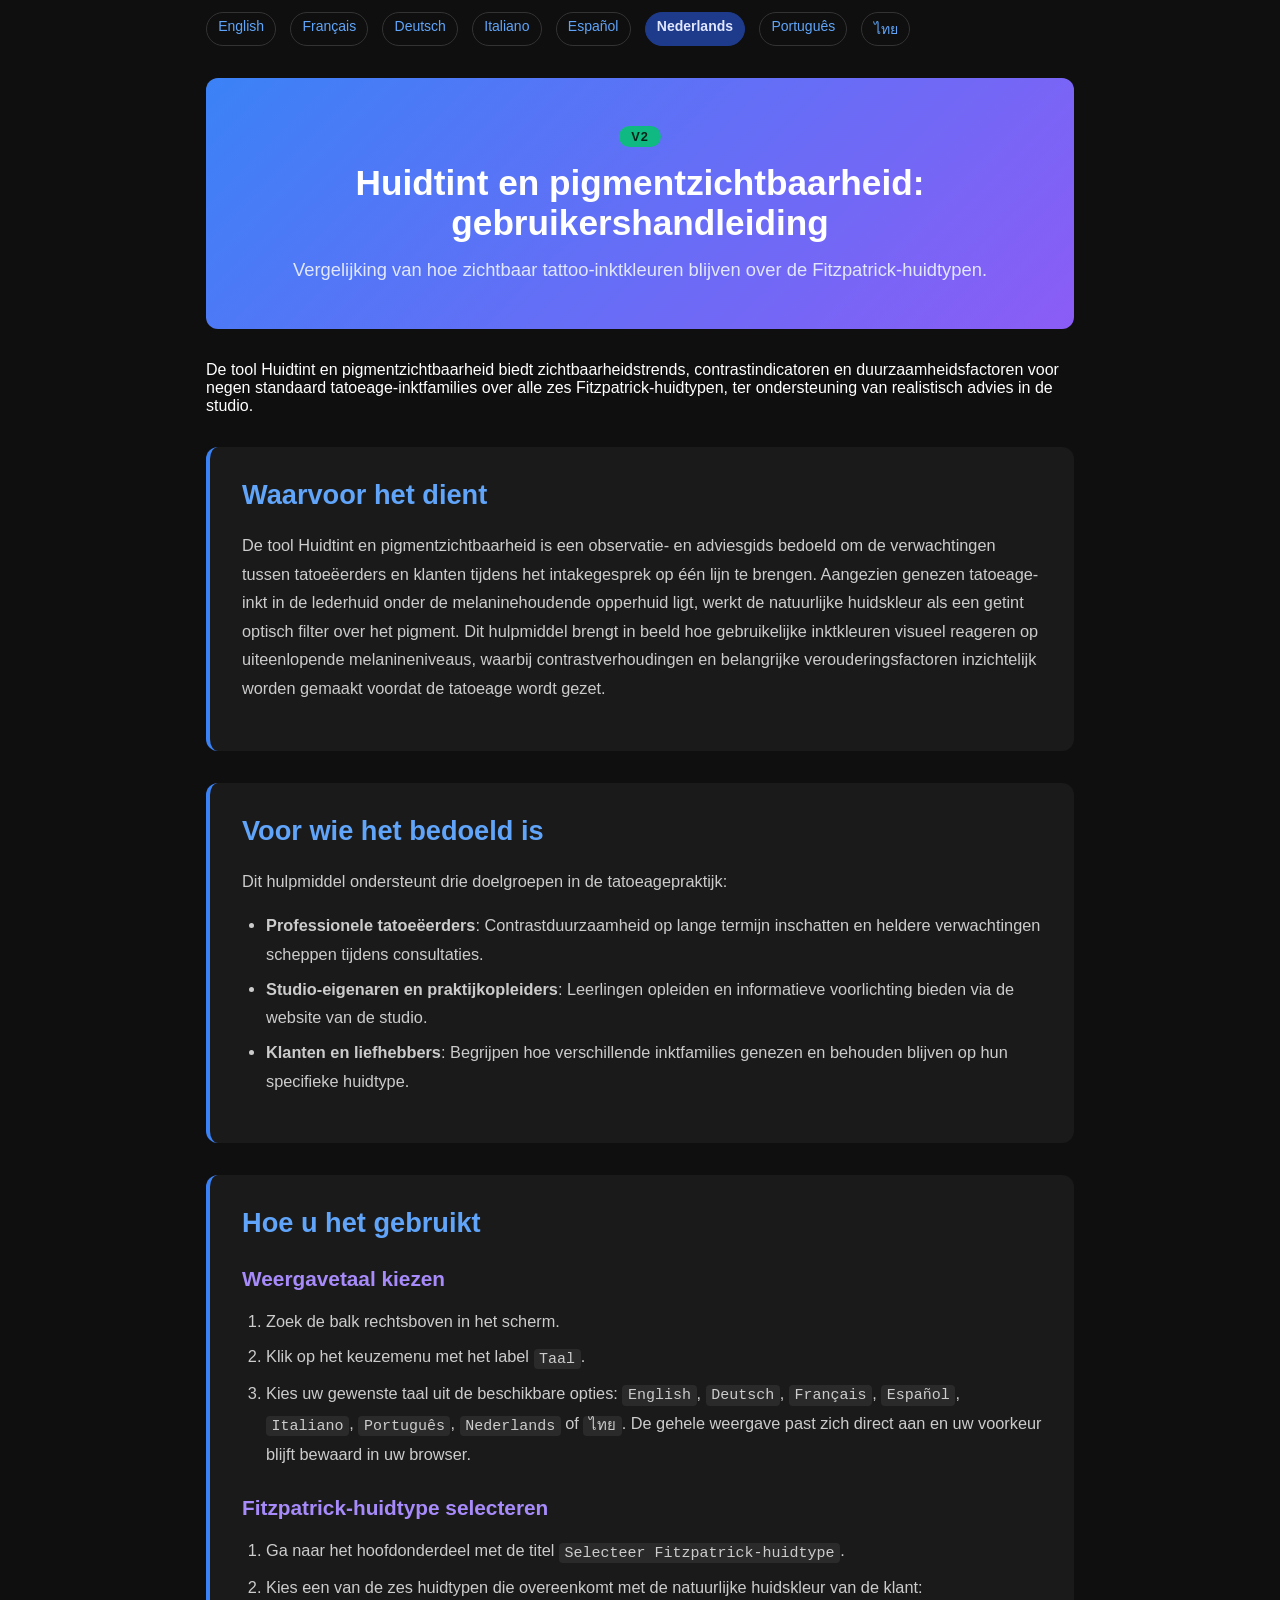
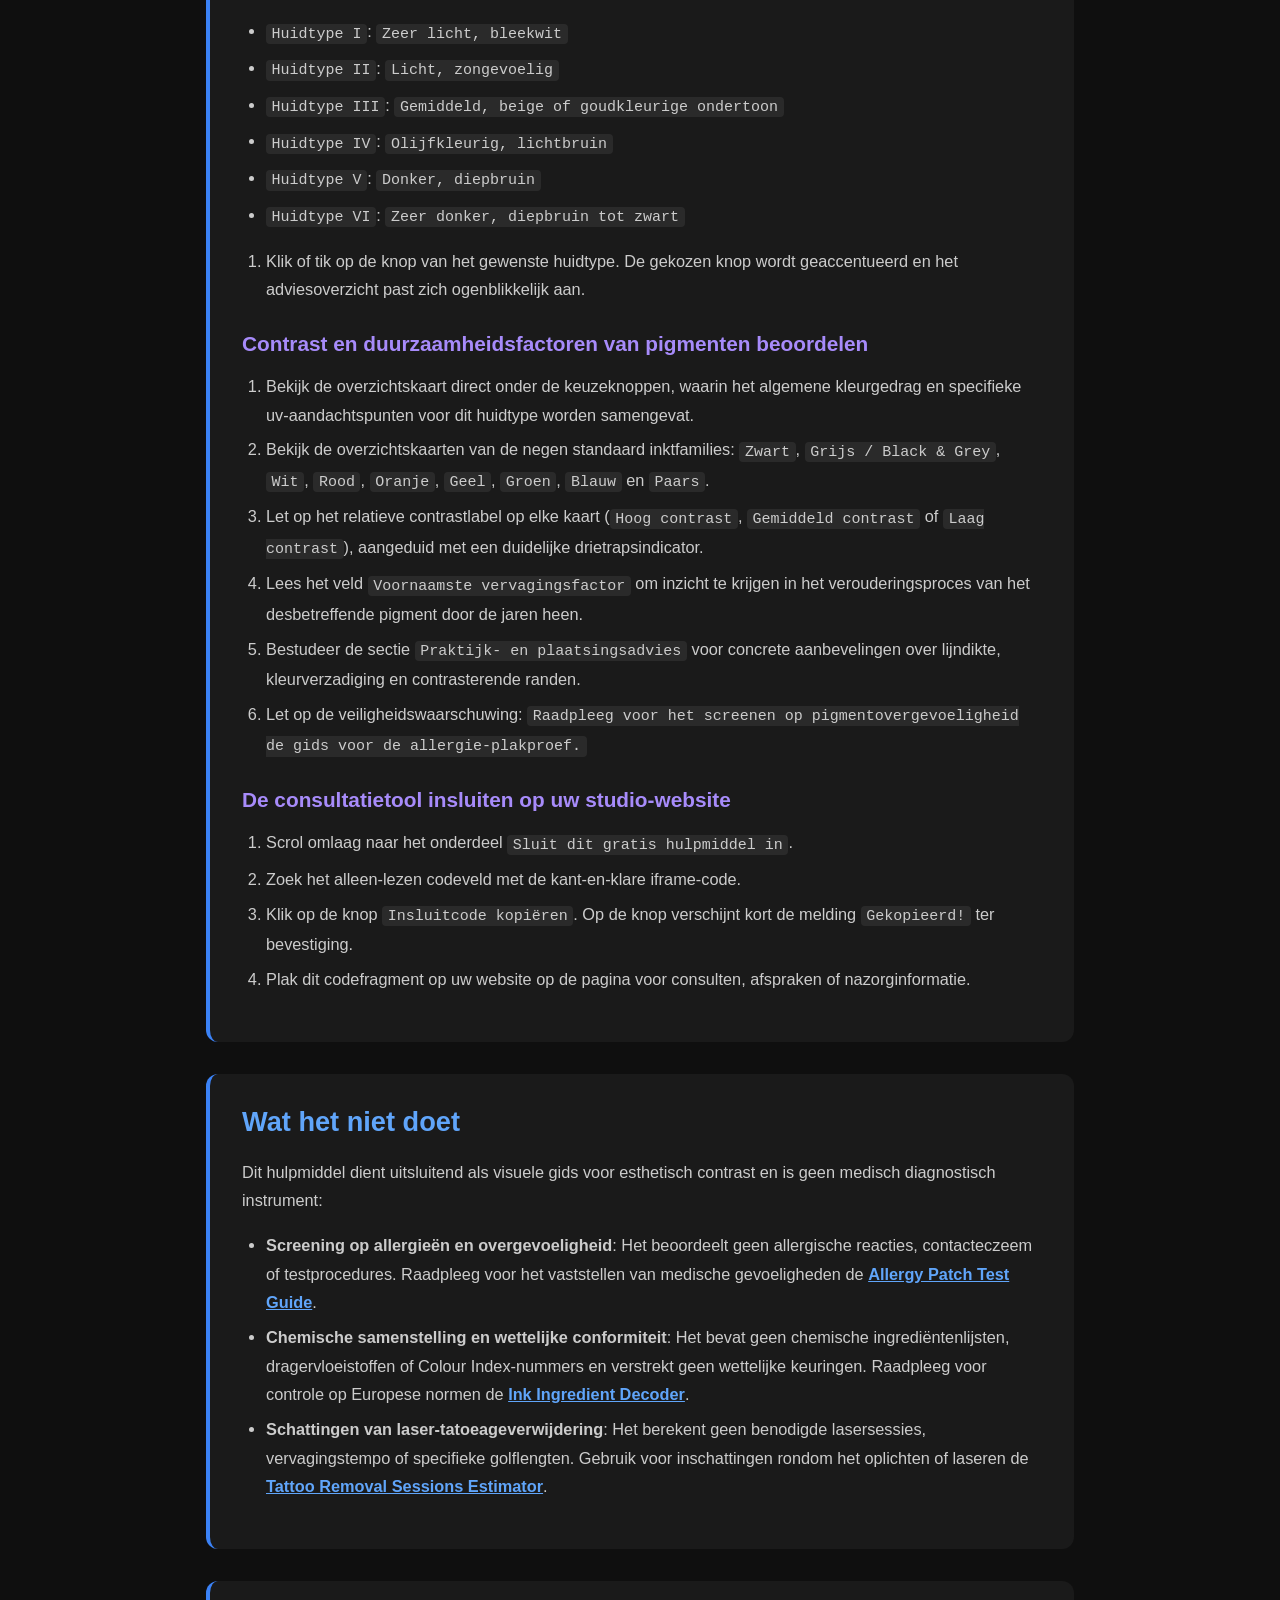
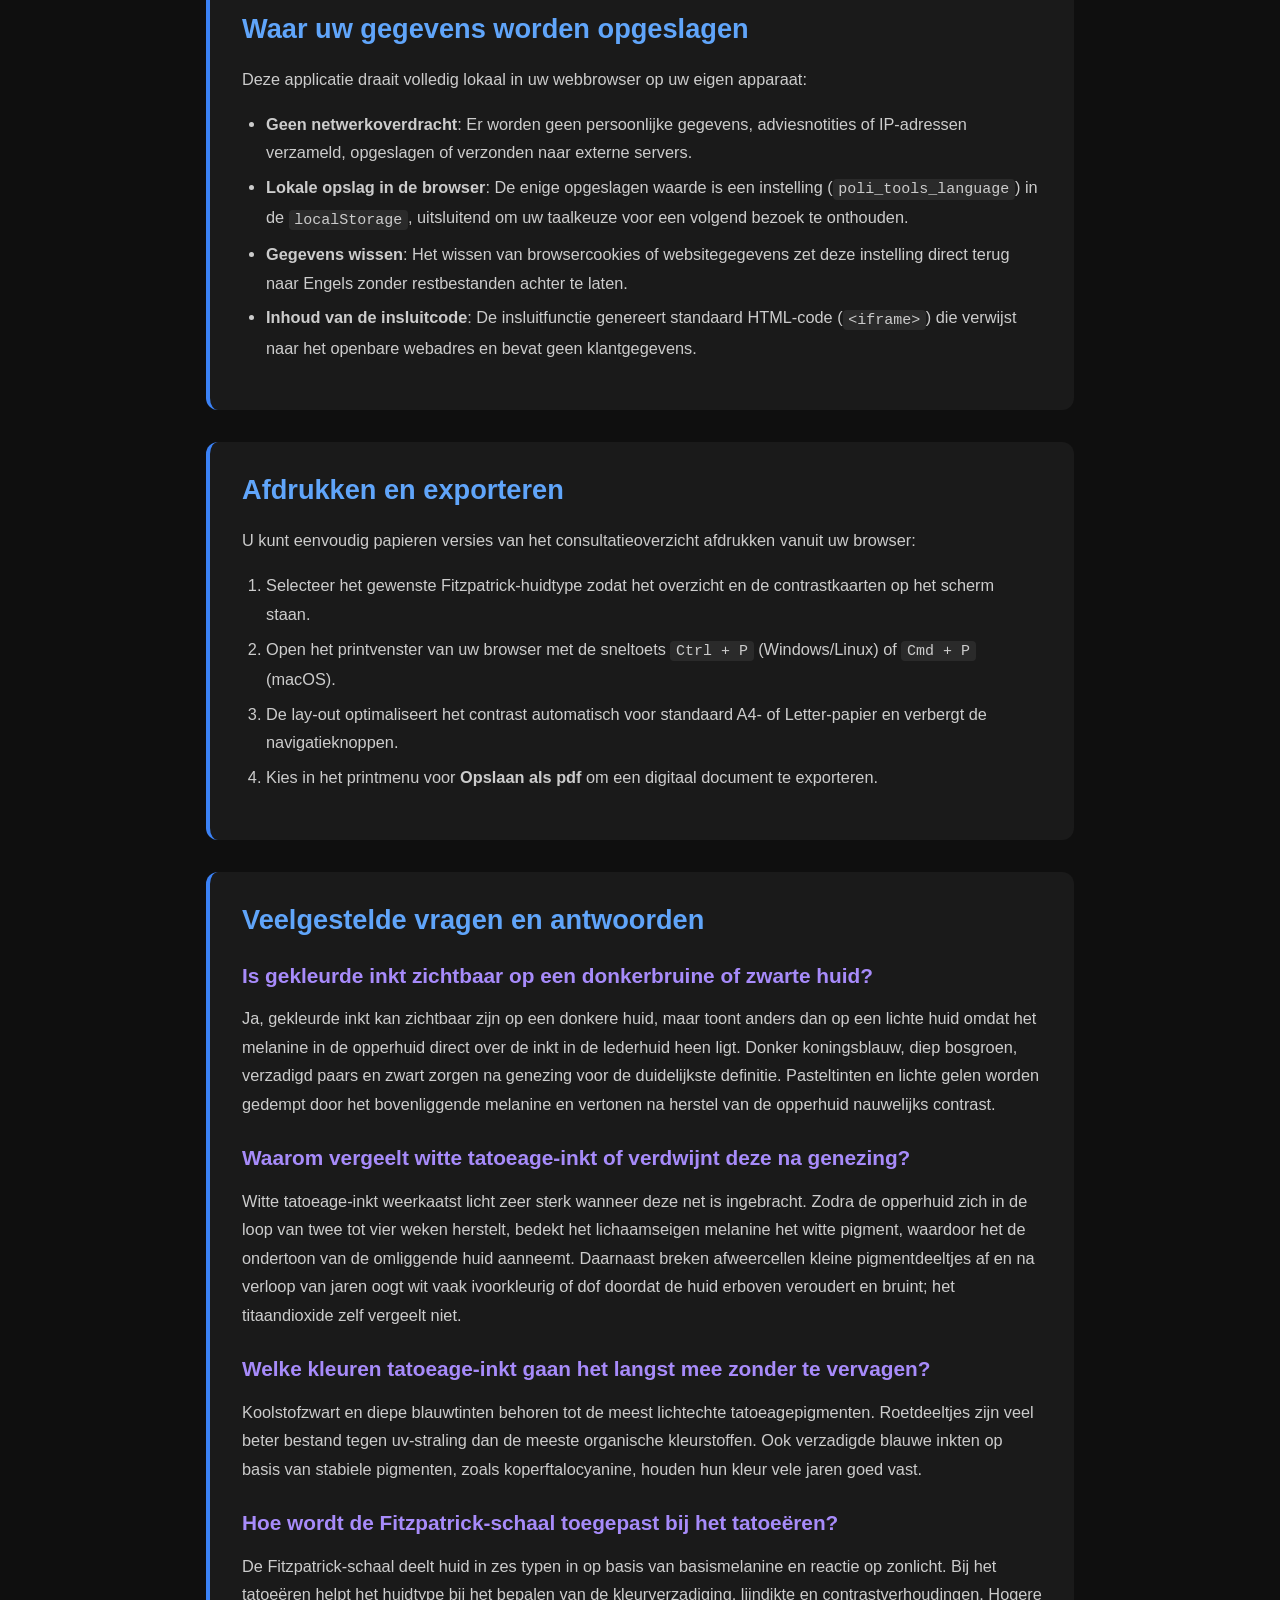
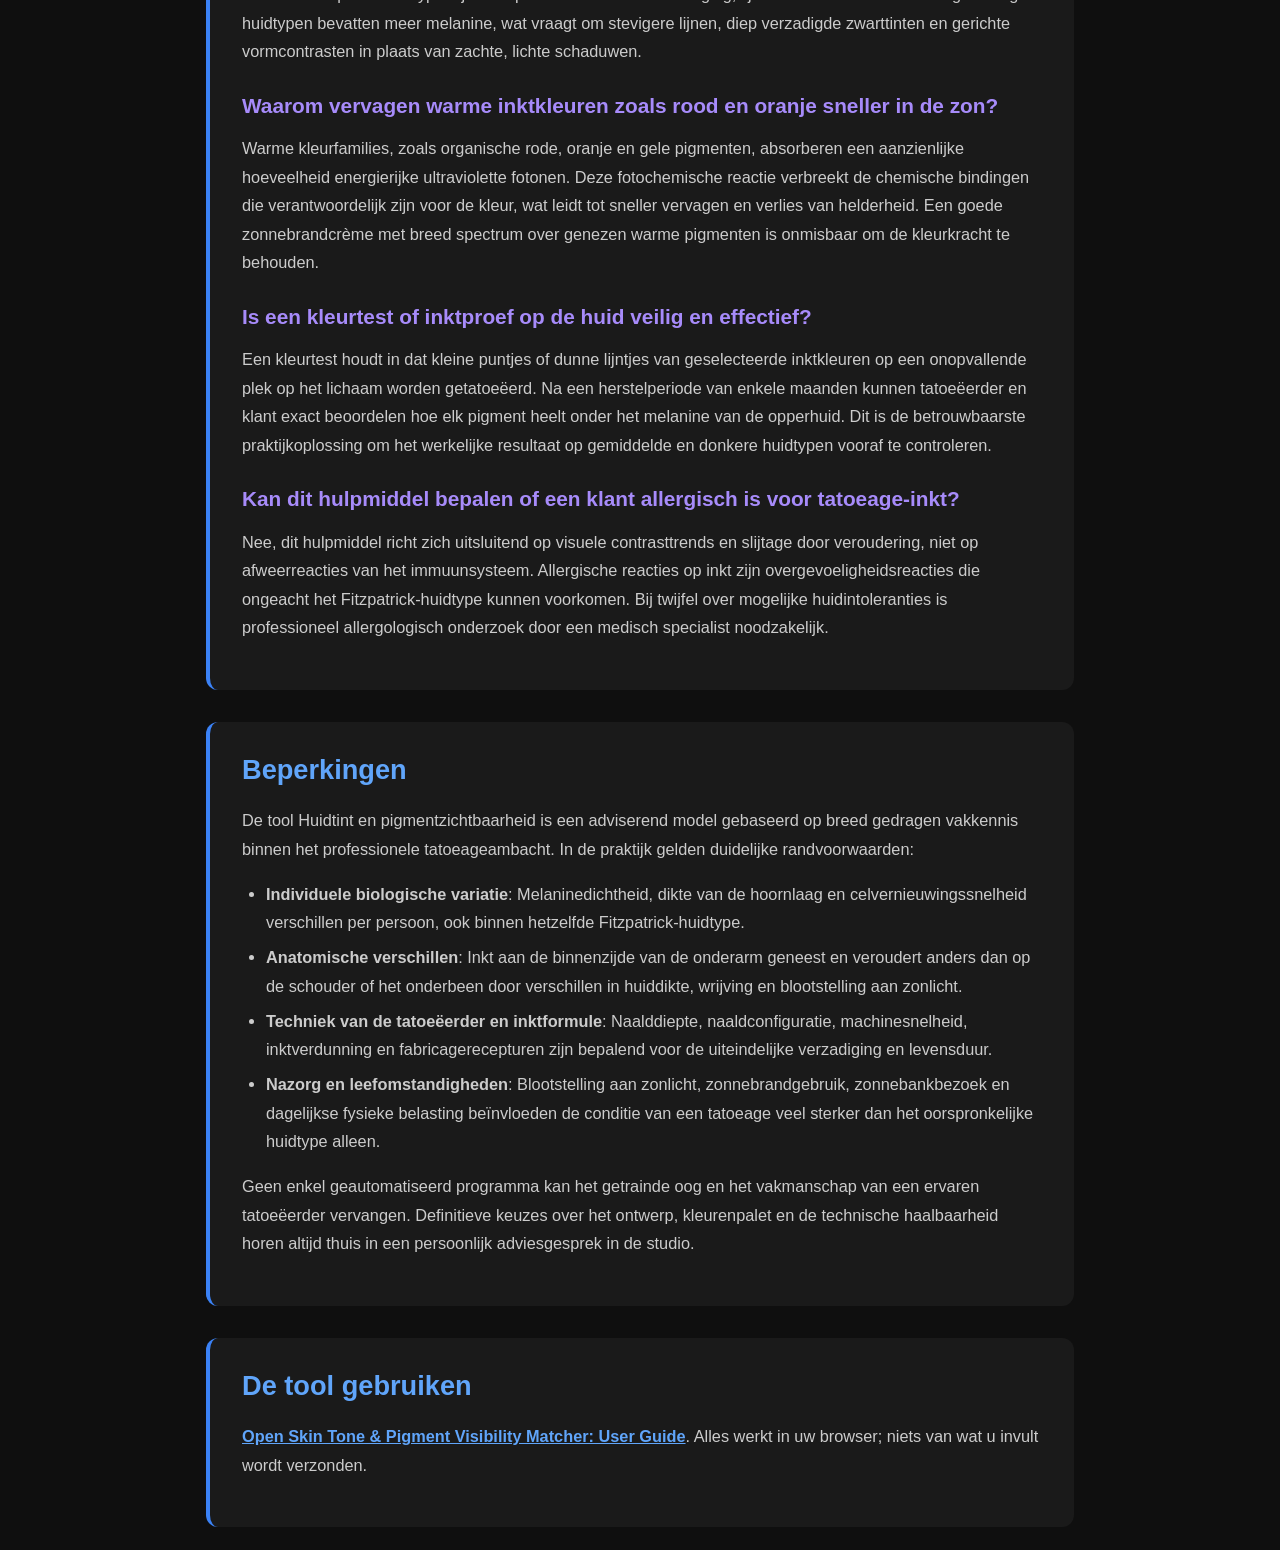
<file: documentation-nl.html>
<!DOCTYPE html>
<html lang="nl">
<head><meta name="robots" content="noindex,nofollow">
    <meta charset="UTF-8">
    <meta name="viewport" content="width=device-width, initial-scale=1.0">
    <title>Huidtint en pigmentzichtbaarheid: gebruikershandleiding Documentatie | Poli International</title>
    <meta name="description" content="Compare the directional tendency of tattoo ink colours to stay visible across the Fitzpatrick skin-type spectrum.">
    <link rel="canonical" href="https://poliinternational.com/skin-tone-pigment-matcher/">
    <style>
        body { background: #0f0f0f; color: #fff; font-family: -apple-system, BlinkMacSystemFont, "Segoe UI", Roboto, sans-serif; margin: 0; padding: 0; }
        body.in-iframe .doc-hero h1 { display: none; }
        * { box-sizing: border-box; }
        .entry-content { max-width: 900px; margin: 0 auto; padding: 2rem 1rem; }
        .doc-hero { background: linear-gradient(135deg, #3B82F6, #8B5CF6); padding: 3rem 2rem; text-align: center; border-radius: 0.75rem; margin-bottom: 2rem; }
        .doc-hero h1 { font-size: 2.2rem; margin: 0 0 1rem; font-weight: 700; }
        .doc-hero p { font-size: 1.15rem; color: #E0E7FF; margin: 0; }
        .doc-hero .v2 { display: inline-block; margin-bottom: 1rem; padding: 0.2rem 0.75rem; border-radius: 999px; background: #10B981; color: #04241a; font-weight: 800; font-size: 0.8rem; letter-spacing: 0.08em; }
        .doc-section { margin: 2rem 0; padding: 2rem; background: #1a1a1a; border-radius: 0.75rem; border-left: 4px solid #3B82F6; }
        .doc-section h2 { color: #60A5FA; font-size: 1.7rem; margin: 0 0 1.25rem; font-weight: 600; }
        .doc-section h3 { color: #A78BFA; font-size: 1.3rem; margin: 1.75rem 0 0.75rem; font-weight: 600; }
        .doc-section p, .doc-section li { color: #ccc; line-height: 1.75; font-size: 1.02rem; }
        .doc-section ul, .doc-section ol { padding-left: 1.5rem; }
        .doc-section li { margin: 0.4rem 0; }
        .doc-section code { background: #2a2a2a; padding: 0.1rem 0.35rem; border-radius: 0.25rem; font-size: 0.92em; }
        .doc-section a { color: #60A5FA; font-weight: 600; }
        .highlight-box { background: linear-gradient(135deg, #1E3A8A, #4C1D95); padding: 1.25rem 1.5rem; border-radius: 0.5rem; margin: 1.5rem 0; border-left: 4px solid #10B981; }
        .highlight-box p { color: #E0E7FF; margin: 0; }
        table { width: 100%; border-collapse: collapse; margin: 1.5rem 0; }
        th, td { padding: 0.75rem; text-align: left; border: 1px solid #333; vertical-align: top; }
        th { background: #2a2a2a; color: #60A5FA; }
        td { color: #ccc; }
        .doc-langs { display: flex; flex-wrap: wrap; gap: 0.4rem; margin: 0 0 1.5rem; font-size: 0.9rem; }
        .doc-langs a, .doc-langs span { padding: 0.3rem 0.7rem; border-radius: 999px; border: 1px solid #333; text-decoration: none; }
        .doc-langs a { color: #60A5FA; }
        .doc-langs span { background: #1E3A8A; color: #E0E7FF; border-color: #1E3A8A; font-weight: 700; }
    </style>
</head>
<body>
<nav class="doc-langs" aria-label="Taal van de documentatie" style="display:flex;flex-wrap:wrap;gap:6px 14px;max-width:900px;margin:12px auto 0;padding:0 16px;font-size:14px;"><a lang="en" href="documentation.html">English</a><a lang="fr" href="documentation-fr.html">Français</a><a lang="de" href="documentation-de.html">Deutsch</a><a lang="it" href="documentation-it.html">Italiano</a><a lang="es" href="documentation-es.html">Español</a><span lang="nl">Nederlands</span><a lang="pt" href="documentation-pt.html">Português</a><a lang="th" href="documentation-th.html">ไทย</a></nav>
<script>if (window.self !== window.top) document.body.classList.add('in-iframe');</script>
    <div class="entry-content">
        <div class="doc-hero">
            <span class="v2">V2</span>
            <h1>Huidtint en pigmentzichtbaarheid: gebruikershandleiding</h1>
            <p>Vergelijking van hoe zichtbaar tattoo-inktkleuren blijven over de Fitzpatrick-huidtypen.</p>
        </div>
        <p>De tool Huidtint en pigmentzichtbaarheid biedt zichtbaarheidstrends, contrastindicatoren en duurzaamheidsfactoren voor negen standaard tatoeage-inktfamilies over alle zes Fitzpatrick-huidtypen, ter ondersteuning van realistisch advies in de studio.</p>
        <div class="doc-section">
        <h2>Waarvoor het dient</h2>
        <p>De tool Huidtint en pigmentzichtbaarheid is een observatie- en adviesgids bedoeld om de verwachtingen tussen tatoeëerders en klanten tijdens het intakegesprek op één lijn te brengen. Aangezien genezen tatoeage-inkt in de lederhuid onder de melaninehoudende opperhuid ligt, werkt de natuurlijke huidskleur als een getint optisch filter over het pigment. Dit hulpmiddel brengt in beeld hoe gebruikelijke inktkleuren visueel reageren op uiteenlopende melanineniveaus, waarbij contrastverhoudingen en belangrijke verouderingsfactoren inzichtelijk worden gemaakt voordat de tatoeage wordt gezet.</p>
        </div>
        <div class="doc-section">
        <h2>Voor wie het bedoeld is</h2>
        <p>Dit hulpmiddel ondersteunt drie doelgroepen in de tatoeagepraktijk:</p>
        <ul>
        <li><strong>Professionele tatoeëerders</strong>: Contrastduurzaamheid op lange termijn inschatten en heldere verwachtingen scheppen tijdens consultaties.</li>
        <li><strong>Studio-eigenaren en praktijkopleiders</strong>: Leerlingen opleiden en informatieve voorlichting bieden via de website van de studio.</li>
        <li><strong>Klanten en liefhebbers</strong>: Begrijpen hoe verschillende inktfamilies genezen en behouden blijven op hun specifieke huidtype.</li>
        </ul>
        </div>
        <div class="doc-section">
        <h2>Hoe u het gebruikt</h2>
        <h3>Weergavetaal kiezen</h3>
        <ol>
        <li>Zoek de balk rechtsboven in het scherm.</li>
        <li>Klik op het keuzemenu met het label <code>Taal</code>.</li>
        <li>Kies uw gewenste taal uit de beschikbare opties: <code>English</code>, <code>Deutsch</code>, <code>Français</code>, <code>Español</code>, <code>Italiano</code>, <code>Português</code>, <code>Nederlands</code> of <code>ไทย</code>. De gehele weergave past zich direct aan en uw voorkeur blijft bewaard in uw browser.</li>
        </ol>
        <h3>Fitzpatrick-huidtype selecteren</h3>
        <ol>
        <li>Ga naar het hoofdonderdeel met de titel <code>Selecteer Fitzpatrick-huidtype</code>.</li>
        <li>Kies een van de zes huidtypen die overeenkomt met de natuurlijke huidskleur van de klant:</li>
        </ol>
        <ul>
        <li><code>Huidtype I</code>: <code>Zeer licht, bleekwit</code></li>
        <li><code>Huidtype II</code>: <code>Licht, zongevoelig</code></li>
        <li><code>Huidtype III</code>: <code>Gemiddeld, beige of goudkleurige ondertoon</code></li>
        <li><code>Huidtype IV</code>: <code>Olijfkleurig, lichtbruin</code></li>
        <li><code>Huidtype V</code>: <code>Donker, diepbruin</code></li>
        <li><code>Huidtype VI</code>: <code>Zeer donker, diepbruin tot zwart</code></li>
        </ul>
        <ol>
        <li>Klik of tik op de knop van het gewenste huidtype. De gekozen knop wordt geaccentueerd en het adviesoverzicht past zich ogenblikkelijk aan.</li>
        </ol>
        <h3>Contrast en duurzaamheidsfactoren van pigmenten beoordelen</h3>
        <ol>
        <li>Bekijk de overzichtskaart direct onder de keuzeknoppen, waarin het algemene kleurgedrag en specifieke uv-aandachtspunten voor dit huidtype worden samengevat.</li>
        <li>Bekijk de overzichtskaarten van de negen standaard inktfamilies: <code>Zwart</code>, <code>Grijs / Black &amp; Grey</code>, <code>Wit</code>, <code>Rood</code>, <code>Oranje</code>, <code>Geel</code>, <code>Groen</code>, <code>Blauw</code> en <code>Paars</code>.</li>
        <li>Let op het relatieve contrastlabel op elke kaart (<code>Hoog contrast</code>, <code>Gemiddeld contrast</code> of <code>Laag contrast</code>), aangeduid met een duidelijke drietrapsindicator.</li>
        <li>Lees het veld <code>Voornaamste vervagingsfactor</code> om inzicht te krijgen in het verouderingsproces van het desbetreffende pigment door de jaren heen.</li>
        <li>Bestudeer de sectie <code>Praktijk- en plaatsingsadvies</code> voor concrete aanbevelingen over lijndikte, kleurverzadiging en contrasterende randen.</li>
        <li>Let op de veiligheidswaarschuwing: <code>Raadpleeg voor het screenen op pigmentovergevoeligheid de gids voor de allergie-plakproef.</code></li>
        </ol>
        <h3>De consultatietool insluiten op uw studio-website</h3>
        <ol>
        <li>Scrol omlaag naar het onderdeel <code>Sluit dit gratis hulpmiddel in</code>.</li>
        <li>Zoek het alleen-lezen codeveld met de kant-en-klare iframe-code.</li>
        <li>Klik op de knop <code>Insluitcode kopiëren</code>. Op de knop verschijnt kort de melding <code>Gekopieerd!</code> ter bevestiging.</li>
        <li>Plak dit codefragment op uw website op de pagina voor consulten, afspraken of nazorginformatie.</li>
        </ol>
        </div>
        <div class="doc-section">
        <h2>Wat het niet doet</h2>
        <p>Dit hulpmiddel dient uitsluitend als visuele gids voor esthetisch contrast en is geen medisch diagnostisch instrument:</p>
        <ul>
        <li><strong>Screening op allergieën en overgevoeligheid</strong>: Het beoordeelt geen allergische reacties, contacteczeem of testprocedures. Raadpleeg voor het vaststellen van medische gevoeligheden de <a href="https://poliinternational.com/allergy-patch-test/" target="_top">Allergy Patch Test Guide</a>.</li>
        <li><strong>Chemische samenstelling en wettelijke conformiteit</strong>: Het bevat geen chemische ingrediëntenlijsten, dragervloeistoffen of Colour Index-nummers en verstrekt geen wettelijke keuringen. Raadpleeg voor controle op Europese normen de <a href="https://poliinternational.com/ink-ingredient-decoder/" target="_top">Ink Ingredient Decoder</a>.</li>
        <li><strong>Schattingen van laser-tatoeageverwijdering</strong>: Het berekent geen benodigde lasersessies, vervagingstempo of specifieke golflengten. Gebruik voor inschattingen rondom het oplichten of laseren de <a href="https://poliinternational.com/tattoo-removal-sessions/" target="_top">Tattoo Removal Sessions Estimator</a>.</li>
        </ul>
        </div>
        <div class="doc-section">
        <h2>Waar uw gegevens worden opgeslagen</h2>
        <p>Deze applicatie draait volledig lokaal in uw webbrowser op uw eigen apparaat:</p>
        <ul>
        <li><strong>Geen netwerkoverdracht</strong>: Er worden geen persoonlijke gegevens, adviesnotities of IP-adressen verzameld, opgeslagen of verzonden naar externe servers.</li>
        <li><strong>Lokale opslag in de browser</strong>: De enige opgeslagen waarde is een instelling (<code>poli_tools_language</code>) in de <code>localStorage</code>, uitsluitend om uw taalkeuze voor een volgend bezoek te onthouden.</li>
        <li><strong>Gegevens wissen</strong>: Het wissen van browsercookies of websitegegevens zet deze instelling direct terug naar Engels zonder restbestanden achter te laten.</li>
        <li><strong>Inhoud van de insluitcode</strong>: De insluitfunctie genereert standaard HTML-code (<code>&lt;iframe&gt;</code>) die verwijst naar het openbare webadres en bevat geen klantgegevens.</li>
        </ul>
        </div>
        <div class="doc-section">
        <h2>Afdrukken en exporteren</h2>
        <p>U kunt eenvoudig papieren versies van het consultatieoverzicht afdrukken vanuit uw browser:</p>
        <ol>
        <li>Selecteer het gewenste Fitzpatrick-huidtype zodat het overzicht en de contrastkaarten op het scherm staan.</li>
        <li>Open het printvenster van uw browser met de sneltoets <code>Ctrl + P</code> (Windows/Linux) of <code>Cmd + P</code> (macOS).</li>
        <li>De lay-out optimaliseert het contrast automatisch voor standaard A4- of Letter-papier en verbergt de navigatieknoppen.</li>
        <li>Kies in het printmenu voor <strong>Opslaan als pdf</strong> om een digitaal document te exporteren.</li>
        </ol>
        </div>
        <div class="doc-section">
        <h2>Veelgestelde vragen en antwoorden</h2>
        <h3>Is gekleurde inkt zichtbaar op een donkerbruine of zwarte huid?</h3>
        <p>Ja, gekleurde inkt kan zichtbaar zijn op een donkere huid, maar toont anders dan op een lichte huid omdat het melanine in de opperhuid direct over de inkt in de lederhuid heen ligt. Donker koningsblauw, diep bosgroen, verzadigd paars en zwart zorgen na genezing voor de duidelijkste definitie. Pasteltinten en lichte gelen worden gedempt door het bovenliggende melanine en vertonen na herstel van de opperhuid nauwelijks contrast.</p>
        <h3>Waarom vergeelt witte tatoeage-inkt of verdwijnt deze na genezing?</h3>
        <p>Witte tatoeage-inkt weerkaatst licht zeer sterk wanneer deze net is ingebracht. Zodra de opperhuid zich in de loop van twee tot vier weken herstelt, bedekt het lichaamseigen melanine het witte pigment, waardoor het de ondertoon van de omliggende huid aanneemt. Daarnaast breken afweercellen kleine pigmentdeeltjes af en na verloop van jaren oogt wit vaak ivoorkleurig of dof doordat de huid erboven veroudert en bruint; het titaandioxide zelf vergeelt niet.</p>
        <h3>Welke kleuren tatoeage-inkt gaan het langst mee zonder te vervagen?</h3>
        <p>Koolstofzwart en diepe blauwtinten behoren tot de meest lichtechte tatoeagepigmenten. Roetdeeltjes zijn veel beter bestand tegen uv-straling dan de meeste organische kleurstoffen. Ook verzadigde blauwe inkten op basis van stabiele pigmenten, zoals koperftalocyanine, houden hun kleur vele jaren goed vast.</p>
        <h3>Hoe wordt de Fitzpatrick-schaal toegepast bij het tatoeëren?</h3>
        <p>De Fitzpatrick-schaal deelt huid in zes typen in op basis van basismelanine en reactie op zonlicht. Bij het tatoeëren helpt het huidtype bij het bepalen van de kleurverzadiging, lijndikte en contrastverhoudingen. Hogere huidtypen bevatten meer melanine, wat vraagt om stevigere lijnen, diep verzadigde zwarttinten en gerichte vormcontrasten in plaats van zachte, lichte schaduwen.</p>
        <h3>Waarom vervagen warme inktkleuren zoals rood en oranje sneller in de zon?</h3>
        <p>Warme kleurfamilies, zoals organische rode, oranje en gele pigmenten, absorberen een aanzienlijke hoeveelheid energierijke ultraviolette fotonen. Deze fotochemische reactie verbreekt de chemische bindingen die verantwoordelijk zijn voor de kleur, wat leidt tot sneller vervagen en verlies van helderheid. Een goede zonnebrandcrème met breed spectrum over genezen warme pigmenten is onmisbaar om de kleurkracht te behouden.</p>
        <h3>Is een kleurtest of inktproef op de huid veilig en effectief?</h3>
        <p>Een kleurtest houdt in dat kleine puntjes of dunne lijntjes van geselecteerde inktkleuren op een onopvallende plek op het lichaam worden getatoeëerd. Na een herstelperiode van enkele maanden kunnen tatoeëerder en klant exact beoordelen hoe elk pigment heelt onder het melanine van de opperhuid. Dit is de betrouwbaarste praktijkoplossing om het werkelijke resultaat op gemiddelde en donkere huidtypen vooraf te controleren.</p>
        <h3>Kan dit hulpmiddel bepalen of een klant allergisch is voor tatoeage-inkt?</h3>
        <p>Nee, dit hulpmiddel richt zich uitsluitend op visuele contrasttrends en slijtage door veroudering, niet op afweerreacties van het immuunsysteem. Allergische reacties op inkt zijn overgevoeligheidsreacties die ongeacht het Fitzpatrick-huidtype kunnen voorkomen. Bij twijfel over mogelijke huidintoleranties is professioneel allergologisch onderzoek door een medisch specialist noodzakelijk.</p>
        </div>
        <div class="doc-section">
        <h2>Beperkingen</h2>
        <p>De tool Huidtint en pigmentzichtbaarheid is een adviserend model gebaseerd op breed gedragen vakkennis binnen het professionele tatoeageambacht. In de praktijk gelden duidelijke randvoorwaarden:</p>
        <ul>
        <li><strong>Individuele biologische variatie</strong>: Melaninedichtheid, dikte van de hoornlaag en celvernieuwingssnelheid verschillen per persoon, ook binnen hetzelfde Fitzpatrick-huidtype.</li>
        <li><strong>Anatomische verschillen</strong>: Inkt aan de binnenzijde van de onderarm geneest en veroudert anders dan op de schouder of het onderbeen door verschillen in huiddikte, wrijving en blootstelling aan zonlicht.</li>
        <li><strong>Techniek van de tatoeëerder en inktformule</strong>: Naalddiepte, naaldconfiguratie, machinesnelheid, inktverdunning en fabricagerecepturen zijn bepalend voor de uiteindelijke verzadiging en levensduur.</li>
        <li><strong>Nazorg en leefomstandigheden</strong>: Blootstelling aan zonlicht, zonnebrandgebruik, zonnebankbezoek en dagelijkse fysieke belasting beïnvloeden de conditie van een tatoeage veel sterker dan het oorspronkelijke huidtype alleen.</li>
        </ul>
        <p>Geen enkel geautomatiseerd programma kan het getrainde oog en het vakmanschap van een ervaren tatoeëerder vervangen. Definitieve keuzes over het ontwerp, kleurenpalet en de technische haalbaarheid horen altijd thuis in een persoonlijk adviesgesprek in de studio.</p>
        </div>
        <div class="doc-section">
            <h2>De tool gebruiken</h2>
            <p><a href="https://poliinternational.com/skin-tone-pigment-matcher/" target="_top">Open Skin Tone &amp; Pigment Visibility Matcher: User Guide</a>. Alles werkt in uw browser; niets van wat u invult wordt verzonden.</p>
        </div>
    </div>
</body>
</html>
</file>
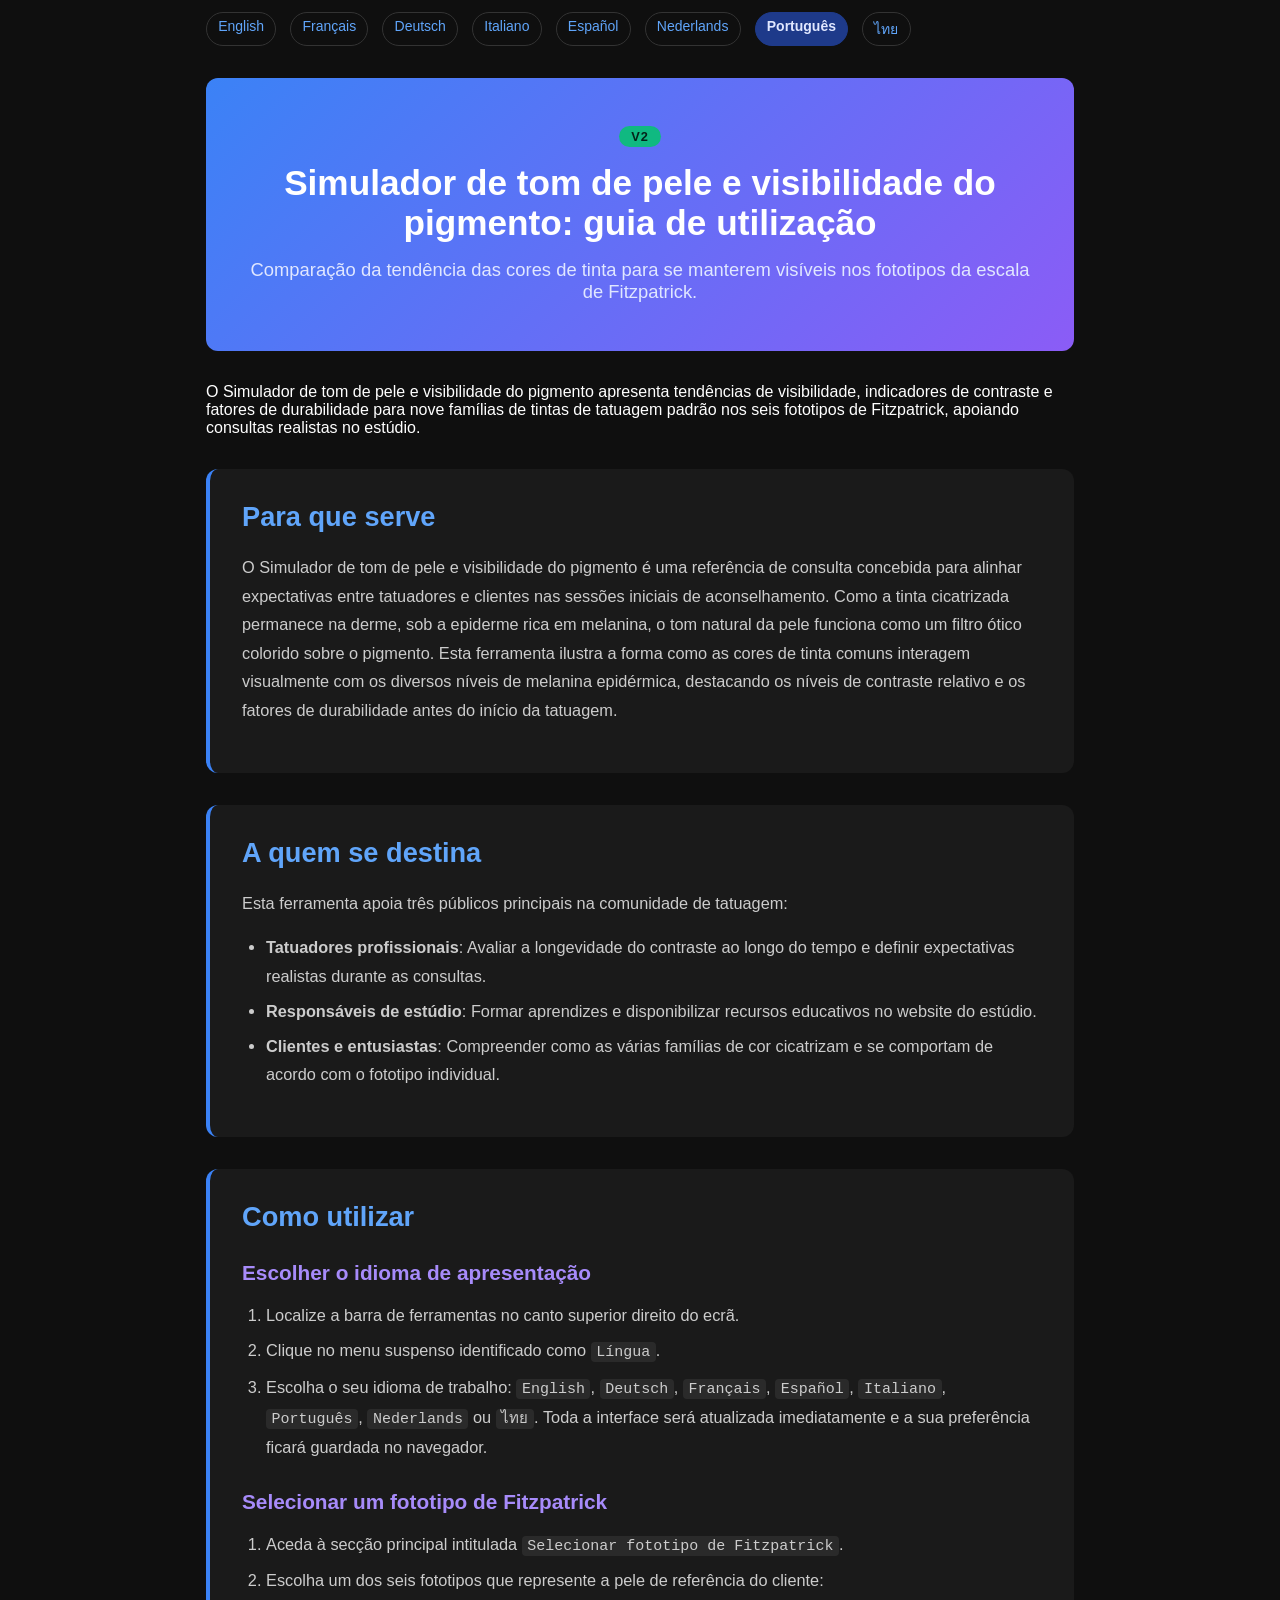
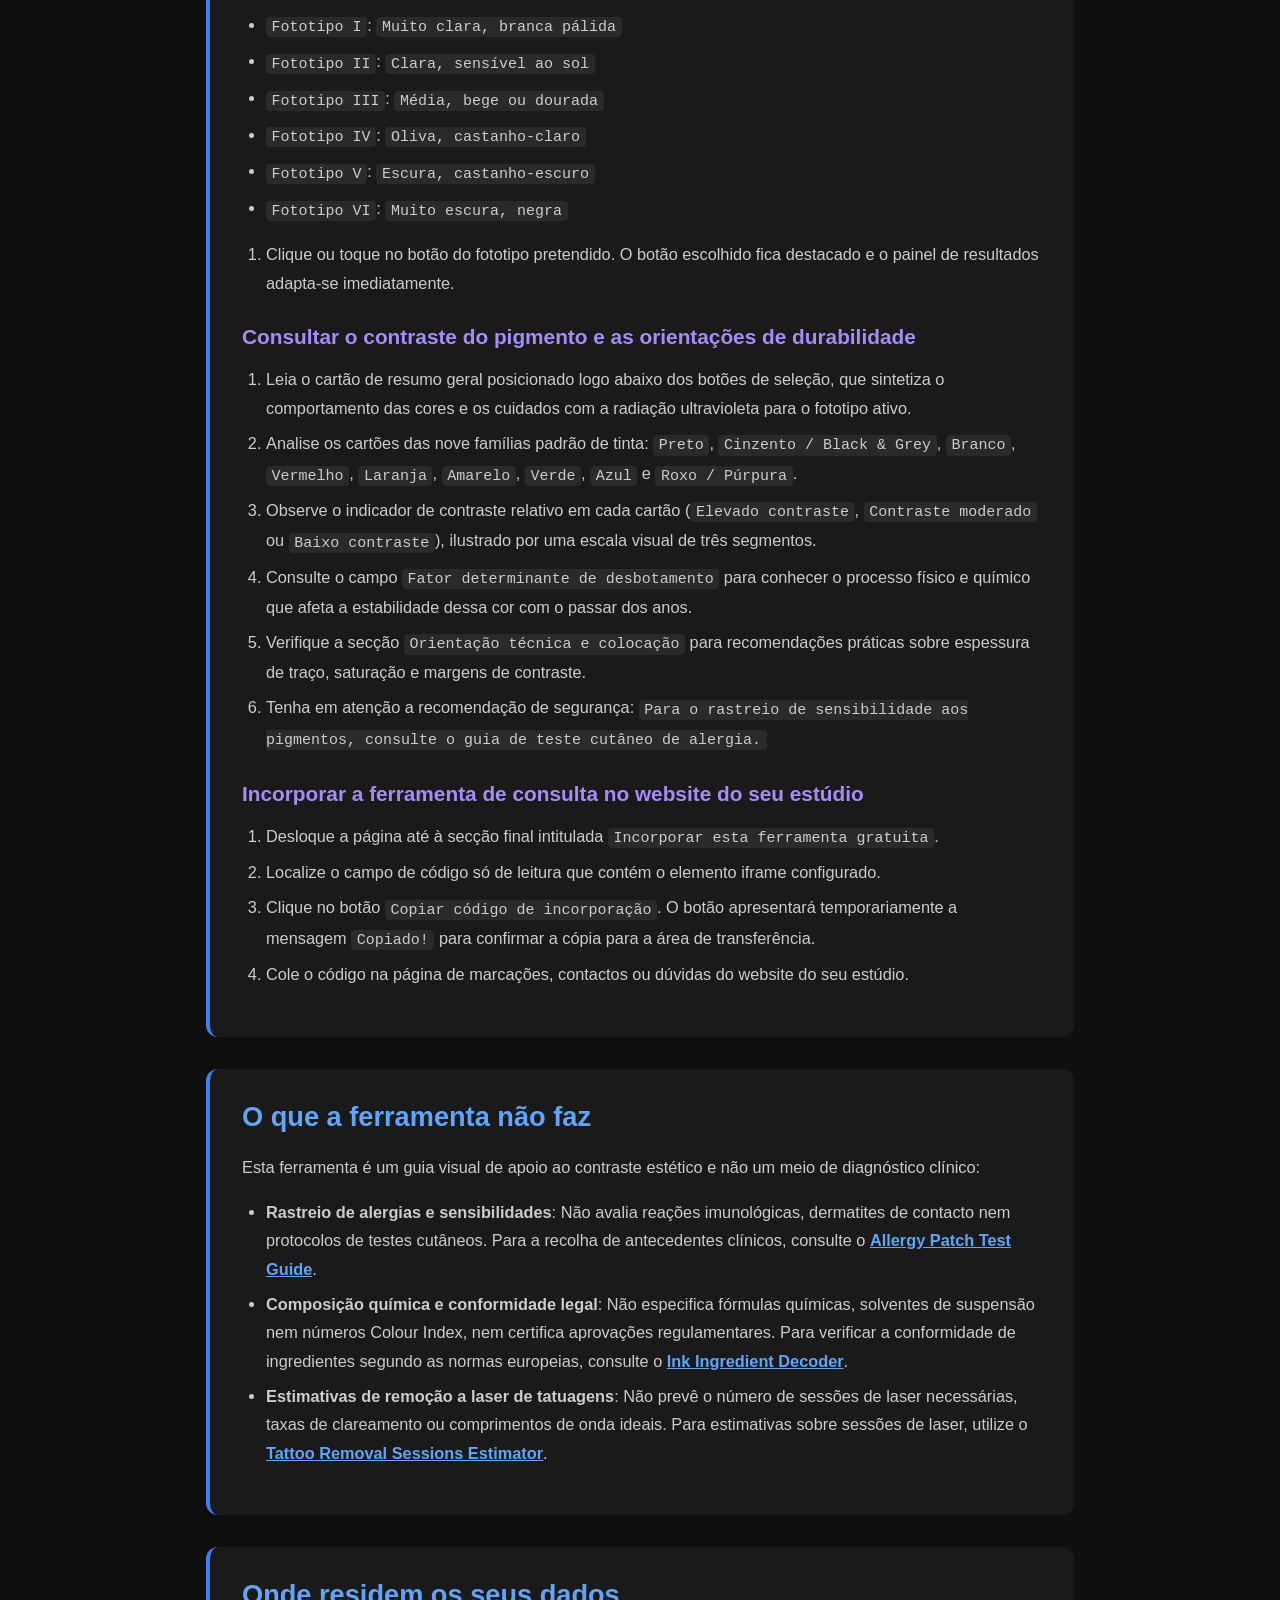
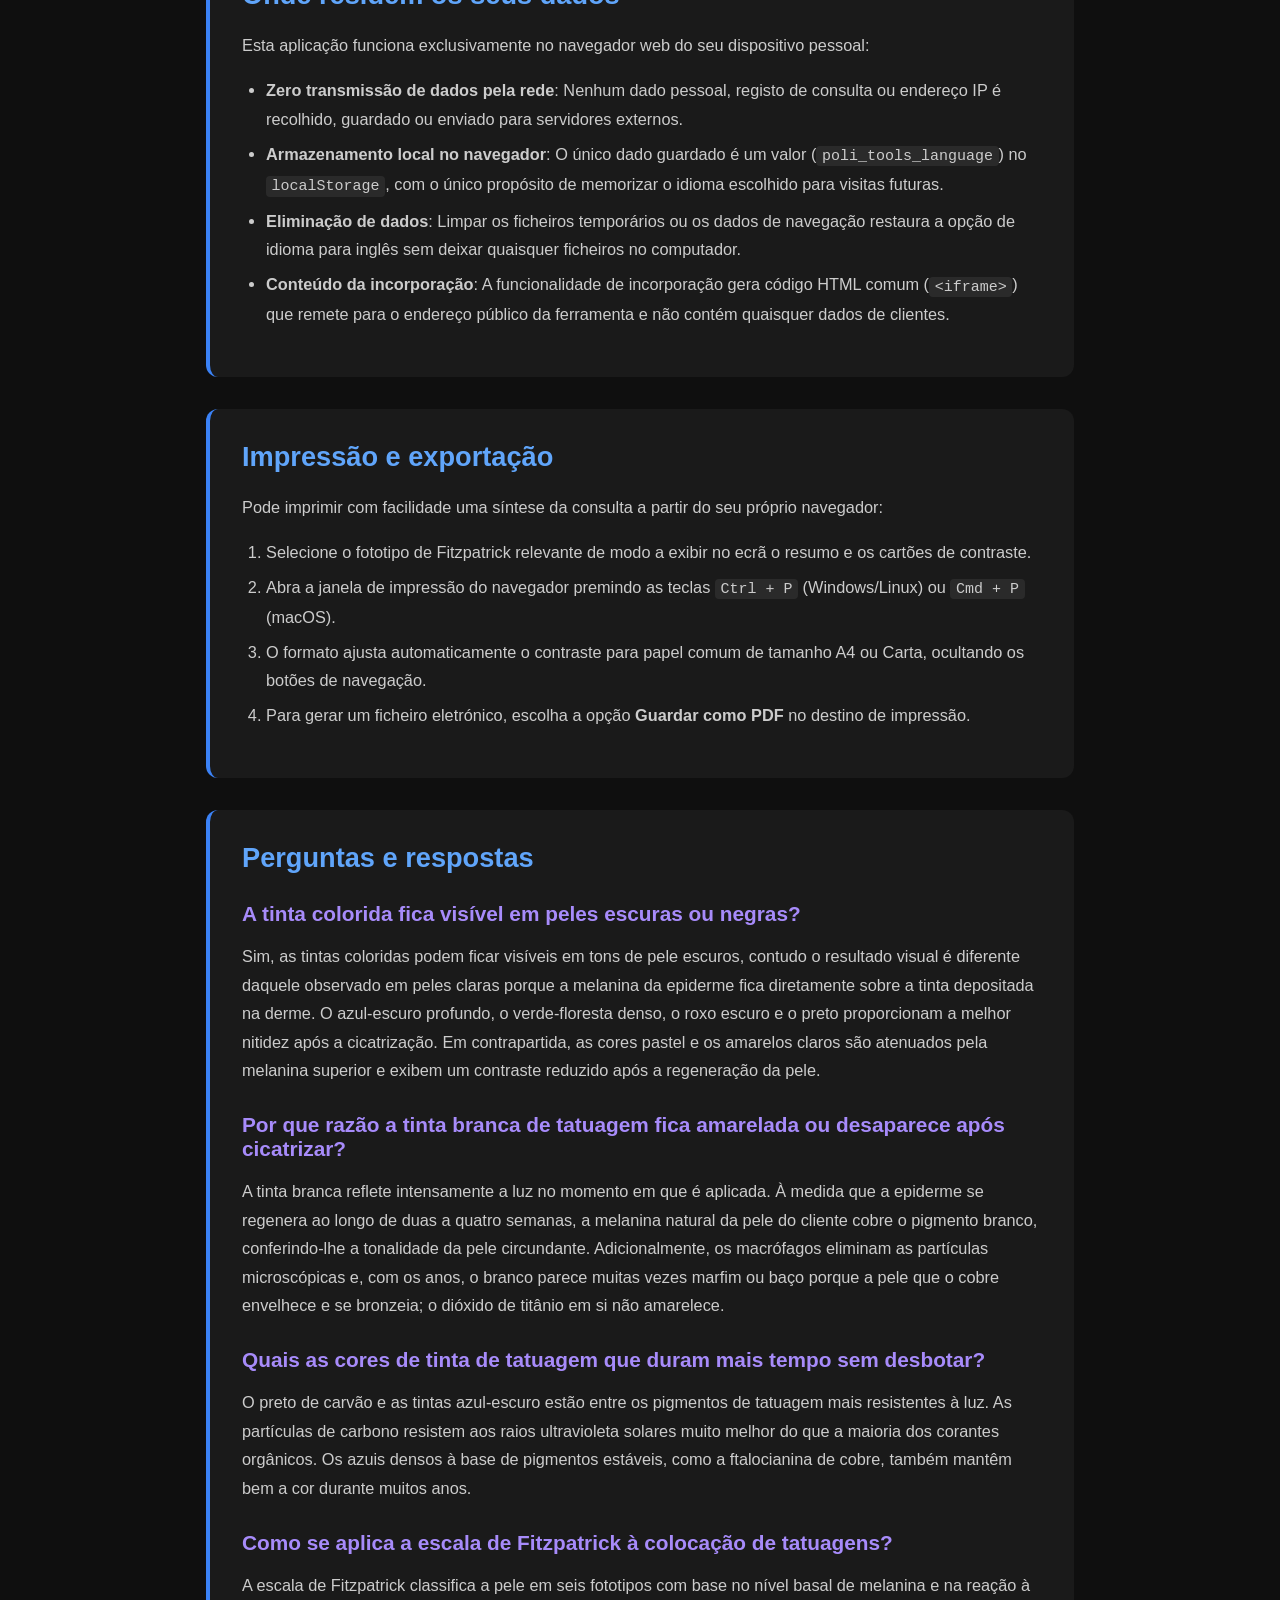
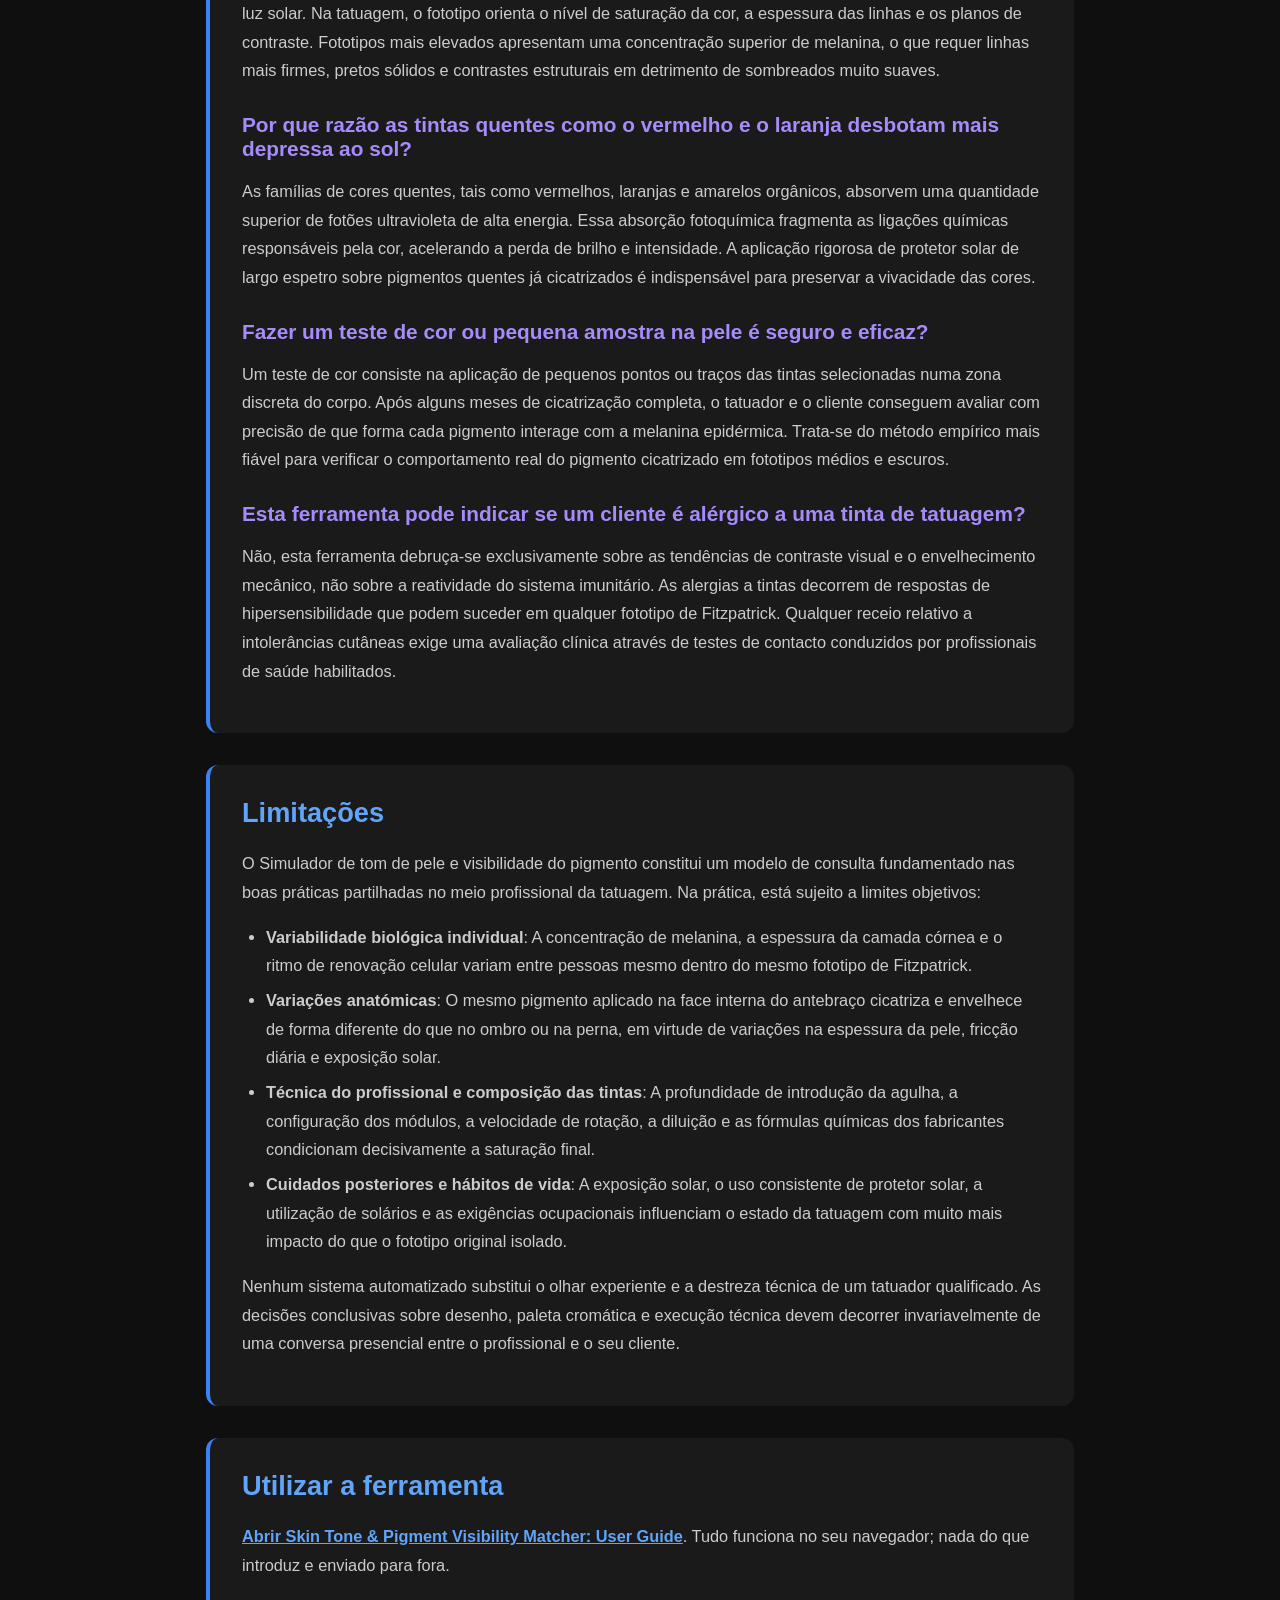
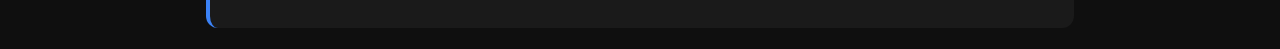
<file: documentation-pt.html>
<!DOCTYPE html>
<html lang="pt">
<head><meta name="robots" content="noindex,nofollow">
    <meta charset="UTF-8">
    <meta name="viewport" content="width=device-width, initial-scale=1.0">
    <title>Simulador de tom de pele e visibilidade do pigmento: guia de utilização Documentação | Poli International</title>
    <meta name="description" content="Compare the directional tendency of tattoo ink colours to stay visible across the Fitzpatrick skin-type spectrum.">
    <link rel="canonical" href="https://poliinternational.com/skin-tone-pigment-matcher/">
    <style>
        body { background: #0f0f0f; color: #fff; font-family: -apple-system, BlinkMacSystemFont, "Segoe UI", Roboto, sans-serif; margin: 0; padding: 0; }
        body.in-iframe .doc-hero h1 { display: none; }
        * { box-sizing: border-box; }
        .entry-content { max-width: 900px; margin: 0 auto; padding: 2rem 1rem; }
        .doc-hero { background: linear-gradient(135deg, #3B82F6, #8B5CF6); padding: 3rem 2rem; text-align: center; border-radius: 0.75rem; margin-bottom: 2rem; }
        .doc-hero h1 { font-size: 2.2rem; margin: 0 0 1rem; font-weight: 700; }
        .doc-hero p { font-size: 1.15rem; color: #E0E7FF; margin: 0; }
        .doc-hero .v2 { display: inline-block; margin-bottom: 1rem; padding: 0.2rem 0.75rem; border-radius: 999px; background: #10B981; color: #04241a; font-weight: 800; font-size: 0.8rem; letter-spacing: 0.08em; }
        .doc-section { margin: 2rem 0; padding: 2rem; background: #1a1a1a; border-radius: 0.75rem; border-left: 4px solid #3B82F6; }
        .doc-section h2 { color: #60A5FA; font-size: 1.7rem; margin: 0 0 1.25rem; font-weight: 600; }
        .doc-section h3 { color: #A78BFA; font-size: 1.3rem; margin: 1.75rem 0 0.75rem; font-weight: 600; }
        .doc-section p, .doc-section li { color: #ccc; line-height: 1.75; font-size: 1.02rem; }
        .doc-section ul, .doc-section ol { padding-left: 1.5rem; }
        .doc-section li { margin: 0.4rem 0; }
        .doc-section code { background: #2a2a2a; padding: 0.1rem 0.35rem; border-radius: 0.25rem; font-size: 0.92em; }
        .doc-section a { color: #60A5FA; font-weight: 600; }
        .highlight-box { background: linear-gradient(135deg, #1E3A8A, #4C1D95); padding: 1.25rem 1.5rem; border-radius: 0.5rem; margin: 1.5rem 0; border-left: 4px solid #10B981; }
        .highlight-box p { color: #E0E7FF; margin: 0; }
        table { width: 100%; border-collapse: collapse; margin: 1.5rem 0; }
        th, td { padding: 0.75rem; text-align: left; border: 1px solid #333; vertical-align: top; }
        th { background: #2a2a2a; color: #60A5FA; }
        td { color: #ccc; }
        .doc-langs { display: flex; flex-wrap: wrap; gap: 0.4rem; margin: 0 0 1.5rem; font-size: 0.9rem; }
        .doc-langs a, .doc-langs span { padding: 0.3rem 0.7rem; border-radius: 999px; border: 1px solid #333; text-decoration: none; }
        .doc-langs a { color: #60A5FA; }
        .doc-langs span { background: #1E3A8A; color: #E0E7FF; border-color: #1E3A8A; font-weight: 700; }
    </style>
</head>
<body>
<nav class="doc-langs" aria-label="Idioma da documentação" style="display:flex;flex-wrap:wrap;gap:6px 14px;max-width:900px;margin:12px auto 0;padding:0 16px;font-size:14px;"><a lang="en" href="documentation.html">English</a><a lang="fr" href="documentation-fr.html">Français</a><a lang="de" href="documentation-de.html">Deutsch</a><a lang="it" href="documentation-it.html">Italiano</a><a lang="es" href="documentation-es.html">Español</a><a lang="nl" href="documentation-nl.html">Nederlands</a><span lang="pt">Português</span><a lang="th" href="documentation-th.html">ไทย</a></nav>
<script>if (window.self !== window.top) document.body.classList.add('in-iframe');</script>
    <div class="entry-content">
        <div class="doc-hero">
            <span class="v2">V2</span>
            <h1>Simulador de tom de pele e visibilidade do pigmento: guia de utilização</h1>
            <p>Comparação da tendência das cores de tinta para se manterem visíveis nos fototipos da escala de Fitzpatrick.</p>
        </div>
        <p>O Simulador de tom de pele e visibilidade do pigmento apresenta tendências de visibilidade, indicadores de contraste e fatores de durabilidade para nove famílias de tintas de tatuagem padrão nos seis fototipos de Fitzpatrick, apoiando consultas realistas no estúdio.</p>
        <div class="doc-section">
        <h2>Para que serve</h2>
        <p>O Simulador de tom de pele e visibilidade do pigmento é uma referência de consulta concebida para alinhar expectativas entre tatuadores e clientes nas sessões iniciais de aconselhamento. Como a tinta cicatrizada permanece na derme, sob a epiderme rica em melanina, o tom natural da pele funciona como um filtro ótico colorido sobre o pigmento. Esta ferramenta ilustra a forma como as cores de tinta comuns interagem visualmente com os diversos níveis de melanina epidérmica, destacando os níveis de contraste relativo e os fatores de durabilidade antes do início da tatuagem.</p>
        </div>
        <div class="doc-section">
        <h2>A quem se destina</h2>
        <p>Esta ferramenta apoia três públicos principais na comunidade de tatuagem:</p>
        <ul>
        <li><strong>Tatuadores profissionais</strong>: Avaliar a longevidade do contraste ao longo do tempo e definir expectativas realistas durante as consultas.</li>
        <li><strong>Responsáveis de estúdio</strong>: Formar aprendizes e disponibilizar recursos educativos no website do estúdio.</li>
        <li><strong>Clientes e entusiastas</strong>: Compreender como as várias famílias de cor cicatrizam e se comportam de acordo com o fototipo individual.</li>
        </ul>
        </div>
        <div class="doc-section">
        <h2>Como utilizar</h2>
        <h3>Escolher o idioma de apresentação</h3>
        <ol>
        <li>Localize a barra de ferramentas no canto superior direito do ecrã.</li>
        <li>Clique no menu suspenso identificado como <code>Língua</code>.</li>
        <li>Escolha o seu idioma de trabalho: <code>English</code>, <code>Deutsch</code>, <code>Français</code>, <code>Español</code>, <code>Italiano</code>, <code>Português</code>, <code>Nederlands</code> ou <code>ไทย</code>. Toda a interface será atualizada imediatamente e a sua preferência ficará guardada no navegador.</li>
        </ol>
        <h3>Selecionar um fototipo de Fitzpatrick</h3>
        <ol>
        <li>Aceda à secção principal intitulada <code>Selecionar fototipo de Fitzpatrick</code>.</li>
        <li>Escolha um dos seis fototipos que represente a pele de referência do cliente:</li>
        </ol>
        <ul>
        <li><code>Fototipo I</code>: <code>Muito clara, branca pálida</code></li>
        <li><code>Fototipo II</code>: <code>Clara, sensível ao sol</code></li>
        <li><code>Fototipo III</code>: <code>Média, bege ou dourada</code></li>
        <li><code>Fototipo IV</code>: <code>Oliva, castanho-claro</code></li>
        <li><code>Fototipo V</code>: <code>Escura, castanho-escuro</code></li>
        <li><code>Fototipo VI</code>: <code>Muito escura, negra</code></li>
        </ul>
        <ol>
        <li>Clique ou toque no botão do fototipo pretendido. O botão escolhido fica destacado e o painel de resultados adapta-se imediatamente.</li>
        </ol>
        <h3>Consultar o contraste do pigmento e as orientações de durabilidade</h3>
        <ol>
        <li>Leia o cartão de resumo geral posicionado logo abaixo dos botões de seleção, que sintetiza o comportamento das cores e os cuidados com a radiação ultravioleta para o fototipo ativo.</li>
        <li>Analise os cartões das nove famílias padrão de tinta: <code>Preto</code>, <code>Cinzento / Black &amp; Grey</code>, <code>Branco</code>, <code>Vermelho</code>, <code>Laranja</code>, <code>Amarelo</code>, <code>Verde</code>, <code>Azul</code> e <code>Roxo / Púrpura</code>.</li>
        <li>Observe o indicador de contraste relativo em cada cartão (<code>Elevado contraste</code>, <code>Contraste moderado</code> ou <code>Baixo contraste</code>), ilustrado por uma escala visual de três segmentos.</li>
        <li>Consulte o campo <code>Fator determinante de desbotamento</code> para conhecer o processo físico e químico que afeta a estabilidade dessa cor com o passar dos anos.</li>
        <li>Verifique a secção <code>Orientação técnica e colocação</code> para recomendações práticas sobre espessura de traço, saturação e margens de contraste.</li>
        <li>Tenha em atenção a recomendação de segurança: <code>Para o rastreio de sensibilidade aos pigmentos, consulte o guia de teste cutâneo de alergia.</code></li>
        </ol>
        <h3>Incorporar a ferramenta de consulta no website do seu estúdio</h3>
        <ol>
        <li>Desloque a página até à secção final intitulada <code>Incorporar esta ferramenta gratuita</code>.</li>
        <li>Localize o campo de código só de leitura que contém o elemento iframe configurado.</li>
        <li>Clique no botão <code>Copiar código de incorporação</code>. O botão apresentará temporariamente a mensagem <code>Copiado!</code> para confirmar a cópia para a área de transferência.</li>
        <li>Cole o código na página de marcações, contactos ou dúvidas do website do seu estúdio.</li>
        </ol>
        </div>
        <div class="doc-section">
        <h2>O que a ferramenta não faz</h2>
        <p>Esta ferramenta é um guia visual de apoio ao contraste estético e não um meio de diagnóstico clínico:</p>
        <ul>
        <li><strong>Rastreio de alergias e sensibilidades</strong>: Não avalia reações imunológicas, dermatites de contacto nem protocolos de testes cutâneos. Para a recolha de antecedentes clínicos, consulte o <a href="https://poliinternational.com/allergy-patch-test/" target="_top">Allergy Patch Test Guide</a>.</li>
        <li><strong>Composição química e conformidade legal</strong>: Não especifica fórmulas químicas, solventes de suspensão nem números Colour Index, nem certifica aprovações regulamentares. Para verificar a conformidade de ingredientes segundo as normas europeias, consulte o <a href="https://poliinternational.com/ink-ingredient-decoder/" target="_top">Ink Ingredient Decoder</a>.</li>
        <li><strong>Estimativas de remoção a laser de tatuagens</strong>: Não prevê o número de sessões de laser necessárias, taxas de clareamento ou comprimentos de onda ideais. Para estimativas sobre sessões de laser, utilize o <a href="https://poliinternational.com/tattoo-removal-sessions/" target="_top">Tattoo Removal Sessions Estimator</a>.</li>
        </ul>
        </div>
        <div class="doc-section">
        <h2>Onde residem os seus dados</h2>
        <p>Esta aplicação funciona exclusivamente no navegador web do seu dispositivo pessoal:</p>
        <ul>
        <li><strong>Zero transmissão de dados pela rede</strong>: Nenhum dado pessoal, registo de consulta ou endereço IP é recolhido, guardado ou enviado para servidores externos.</li>
        <li><strong>Armazenamento local no navegador</strong>: O único dado guardado é um valor (<code>poli_tools_language</code>) no <code>localStorage</code>, com o único propósito de memorizar o idioma escolhido para visitas futuras.</li>
        <li><strong>Eliminação de dados</strong>: Limpar os ficheiros temporários ou os dados de navegação restaura a opção de idioma para inglês sem deixar quaisquer ficheiros no computador.</li>
        <li><strong>Conteúdo da incorporação</strong>: A funcionalidade de incorporação gera código HTML comum (<code>&lt;iframe&gt;</code>) que remete para o endereço público da ferramenta e não contém quaisquer dados de clientes.</li>
        </ul>
        </div>
        <div class="doc-section">
        <h2>Impressão e exportação</h2>
        <p>Pode imprimir com facilidade uma síntese da consulta a partir do seu próprio navegador:</p>
        <ol>
        <li>Selecione o fototipo de Fitzpatrick relevante de modo a exibir no ecrã o resumo e os cartões de contraste.</li>
        <li>Abra a janela de impressão do navegador premindo as teclas <code>Ctrl + P</code> (Windows/Linux) ou <code>Cmd + P</code> (macOS).</li>
        <li>O formato ajusta automaticamente o contraste para papel comum de tamanho A4 ou Carta, ocultando os botões de navegação.</li>
        <li>Para gerar um ficheiro eletrónico, escolha a opção <strong>Guardar como PDF</strong> no destino de impressão.</li>
        </ol>
        </div>
        <div class="doc-section">
        <h2>Perguntas e respostas</h2>
        <h3>A tinta colorida fica visível em peles escuras ou negras?</h3>
        <p>Sim, as tintas coloridas podem ficar visíveis em tons de pele escuros, contudo o resultado visual é diferente daquele observado em peles claras porque a melanina da epiderme fica diretamente sobre a tinta depositada na derme. O azul-escuro profundo, o verde-floresta denso, o roxo escuro e o preto proporcionam a melhor nitidez após a cicatrização. Em contrapartida, as cores pastel e os amarelos claros são atenuados pela melanina superior e exibem um contraste reduzido após a regeneração da pele.</p>
        <h3>Por que razão a tinta branca de tatuagem fica amarelada ou desaparece após cicatrizar?</h3>
        <p>A tinta branca reflete intensamente a luz no momento em que é aplicada. À medida que a epiderme se regenera ao longo de duas a quatro semanas, a melanina natural da pele do cliente cobre o pigmento branco, conferindo-lhe a tonalidade da pele circundante. Adicionalmente, os macrófagos eliminam as partículas microscópicas e, com os anos, o branco parece muitas vezes marfim ou baço porque a pele que o cobre envelhece e se bronzeia; o dióxido de titânio em si não amarelece.</p>
        <h3>Quais as cores de tinta de tatuagem que duram mais tempo sem desbotar?</h3>
        <p>O preto de carvão e as tintas azul-escuro estão entre os pigmentos de tatuagem mais resistentes à luz. As partículas de carbono resistem aos raios ultravioleta solares muito melhor do que a maioria dos corantes orgânicos. Os azuis densos à base de pigmentos estáveis, como a ftalocianina de cobre, também mantêm bem a cor durante muitos anos.</p>
        <h3>Como se aplica a escala de Fitzpatrick à colocação de tatuagens?</h3>
        <p>A escala de Fitzpatrick classifica a pele em seis fototipos com base no nível basal de melanina e na reação à luz solar. Na tatuagem, o fototipo orienta o nível de saturação da cor, a espessura das linhas e os planos de contraste. Fototipos mais elevados apresentam uma concentração superior de melanina, o que requer linhas mais firmes, pretos sólidos e contrastes estruturais em detrimento de sombreados muito suaves.</p>
        <h3>Por que razão as tintas quentes como o vermelho e o laranja desbotam mais depressa ao sol?</h3>
        <p>As famílias de cores quentes, tais como vermelhos, laranjas e amarelos orgânicos, absorvem uma quantidade superior de fotões ultravioleta de alta energia. Essa absorção fotoquímica fragmenta as ligações químicas responsáveis pela cor, acelerando a perda de brilho e intensidade. A aplicação rigorosa de protetor solar de largo espetro sobre pigmentos quentes já cicatrizados é indispensável para preservar a vivacidade das cores.</p>
        <h3>Fazer um teste de cor ou pequena amostra na pele é seguro e eficaz?</h3>
        <p>Um teste de cor consiste na aplicação de pequenos pontos ou traços das tintas selecionadas numa zona discreta do corpo. Após alguns meses de cicatrização completa, o tatuador e o cliente conseguem avaliar com precisão de que forma cada pigmento interage com a melanina epidérmica. Trata-se do método empírico mais fiável para verificar o comportamento real do pigmento cicatrizado em fototipos médios e escuros.</p>
        <h3>Esta ferramenta pode indicar se um cliente é alérgico a uma tinta de tatuagem?</h3>
        <p>Não, esta ferramenta debruça-se exclusivamente sobre as tendências de contraste visual e o envelhecimento mecânico, não sobre a reatividade do sistema imunitário. As alergias a tintas decorrem de respostas de hipersensibilidade que podem suceder em qualquer fototipo de Fitzpatrick. Qualquer receio relativo a intolerâncias cutâneas exige uma avaliação clínica através de testes de contacto conduzidos por profissionais de saúde habilitados.</p>
        </div>
        <div class="doc-section">
        <h2>Limitações</h2>
        <p>O Simulador de tom de pele e visibilidade do pigmento constitui um modelo de consulta fundamentado nas boas práticas partilhadas no meio profissional da tatuagem. Na prática, está sujeito a limites objetivos:</p>
        <ul>
        <li><strong>Variabilidade biológica individual</strong>: A concentração de melanina, a espessura da camada córnea e o ritmo de renovação celular variam entre pessoas mesmo dentro do mesmo fototipo de Fitzpatrick.</li>
        <li><strong>Variações anatómicas</strong>: O mesmo pigmento aplicado na face interna do antebraço cicatriza e envelhece de forma diferente do que no ombro ou na perna, em virtude de variações na espessura da pele, fricção diária e exposição solar.</li>
        <li><strong>Técnica do profissional e composição das tintas</strong>: A profundidade de introdução da agulha, a configuração dos módulos, a velocidade de rotação, a diluição e as fórmulas químicas dos fabricantes condicionam decisivamente a saturação final.</li>
        <li><strong>Cuidados posteriores e hábitos de vida</strong>: A exposição solar, o uso consistente de protetor solar, a utilização de solários e as exigências ocupacionais influenciam o estado da tatuagem com muito mais impacto do que o fototipo original isolado.</li>
        </ul>
        <p>Nenhum sistema automatizado substitui o olhar experiente e a destreza técnica de um tatuador qualificado. As decisões conclusivas sobre desenho, paleta cromática e execução técnica devem decorrer invariavelmente de uma conversa presencial entre o profissional e o seu cliente.</p>
        </div>
        <div class="doc-section">
            <h2>Utilizar a ferramenta</h2>
            <p><a href="https://poliinternational.com/skin-tone-pigment-matcher/" target="_top">Abrir Skin Tone &amp; Pigment Visibility Matcher: User Guide</a>. Tudo funciona no seu navegador; nada do que introduz e enviado para fora.</p>
        </div>
    </div>
</body>
</html>
</file>
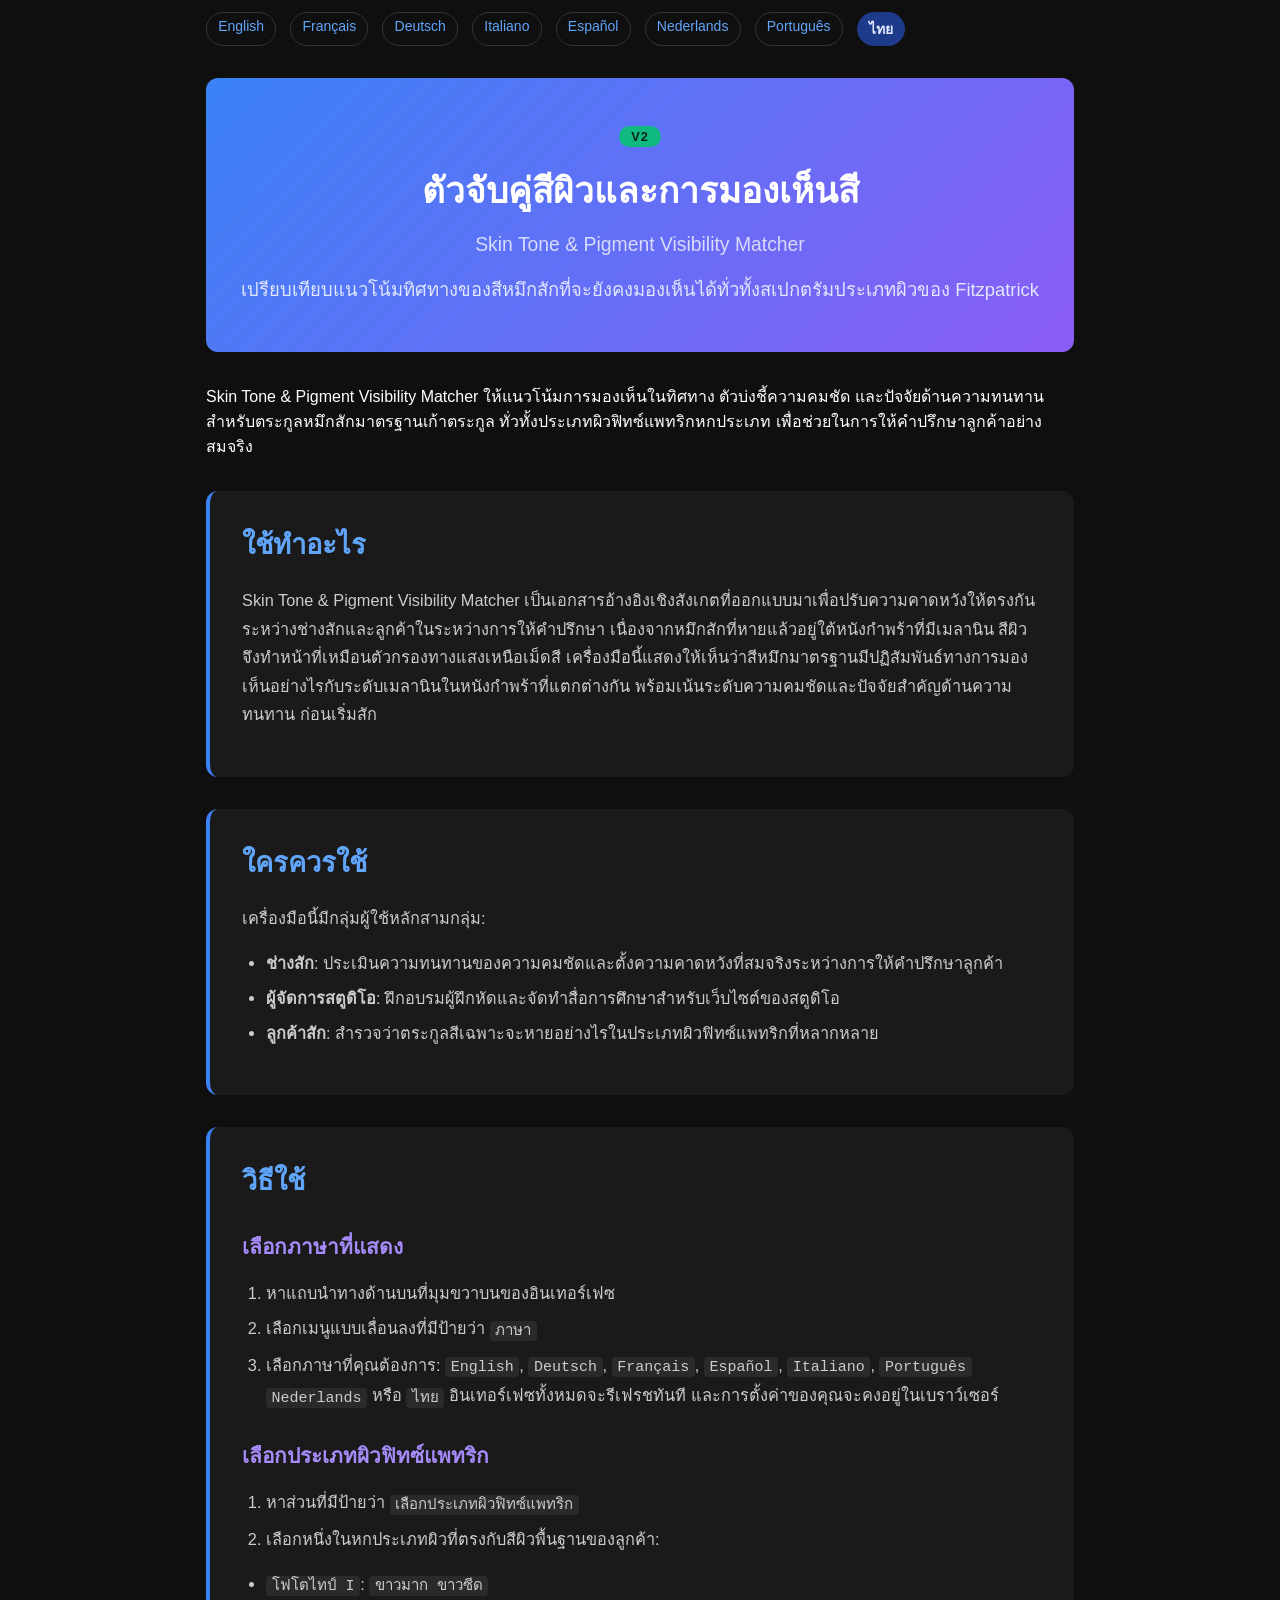
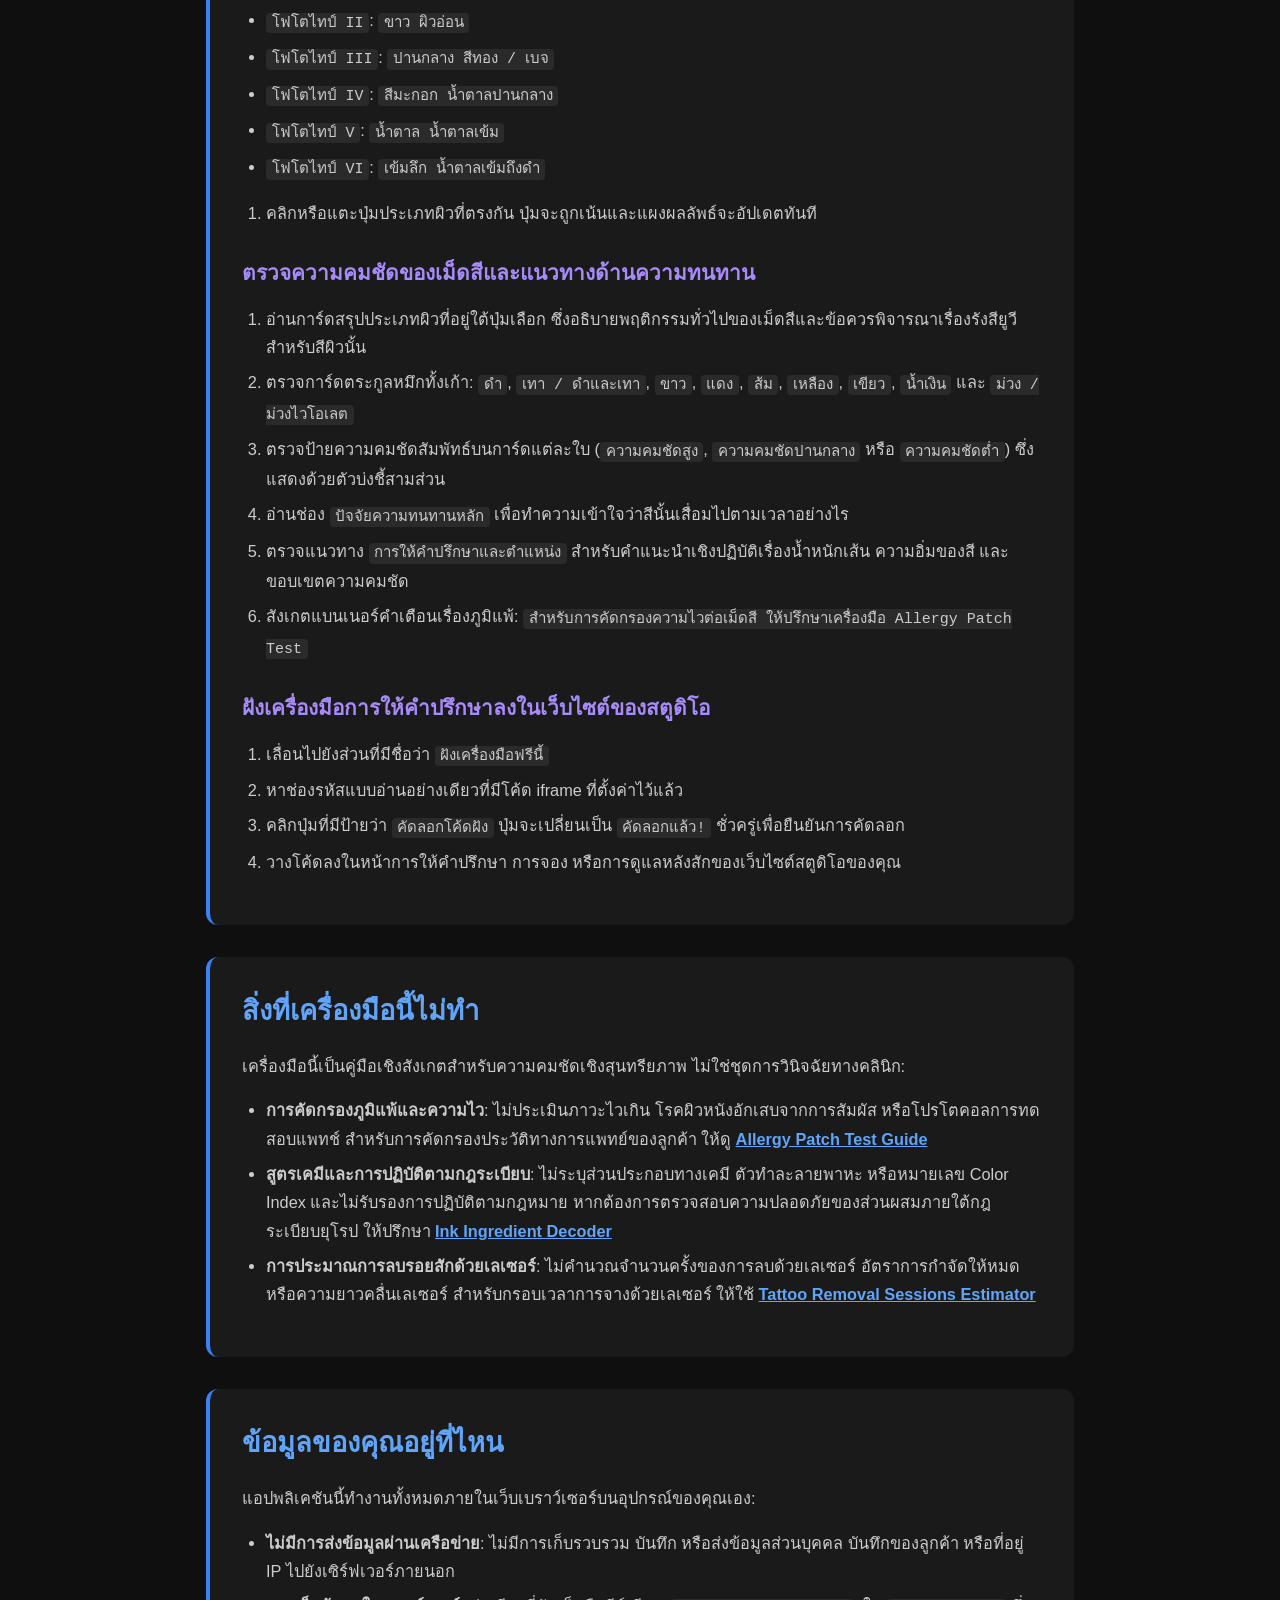
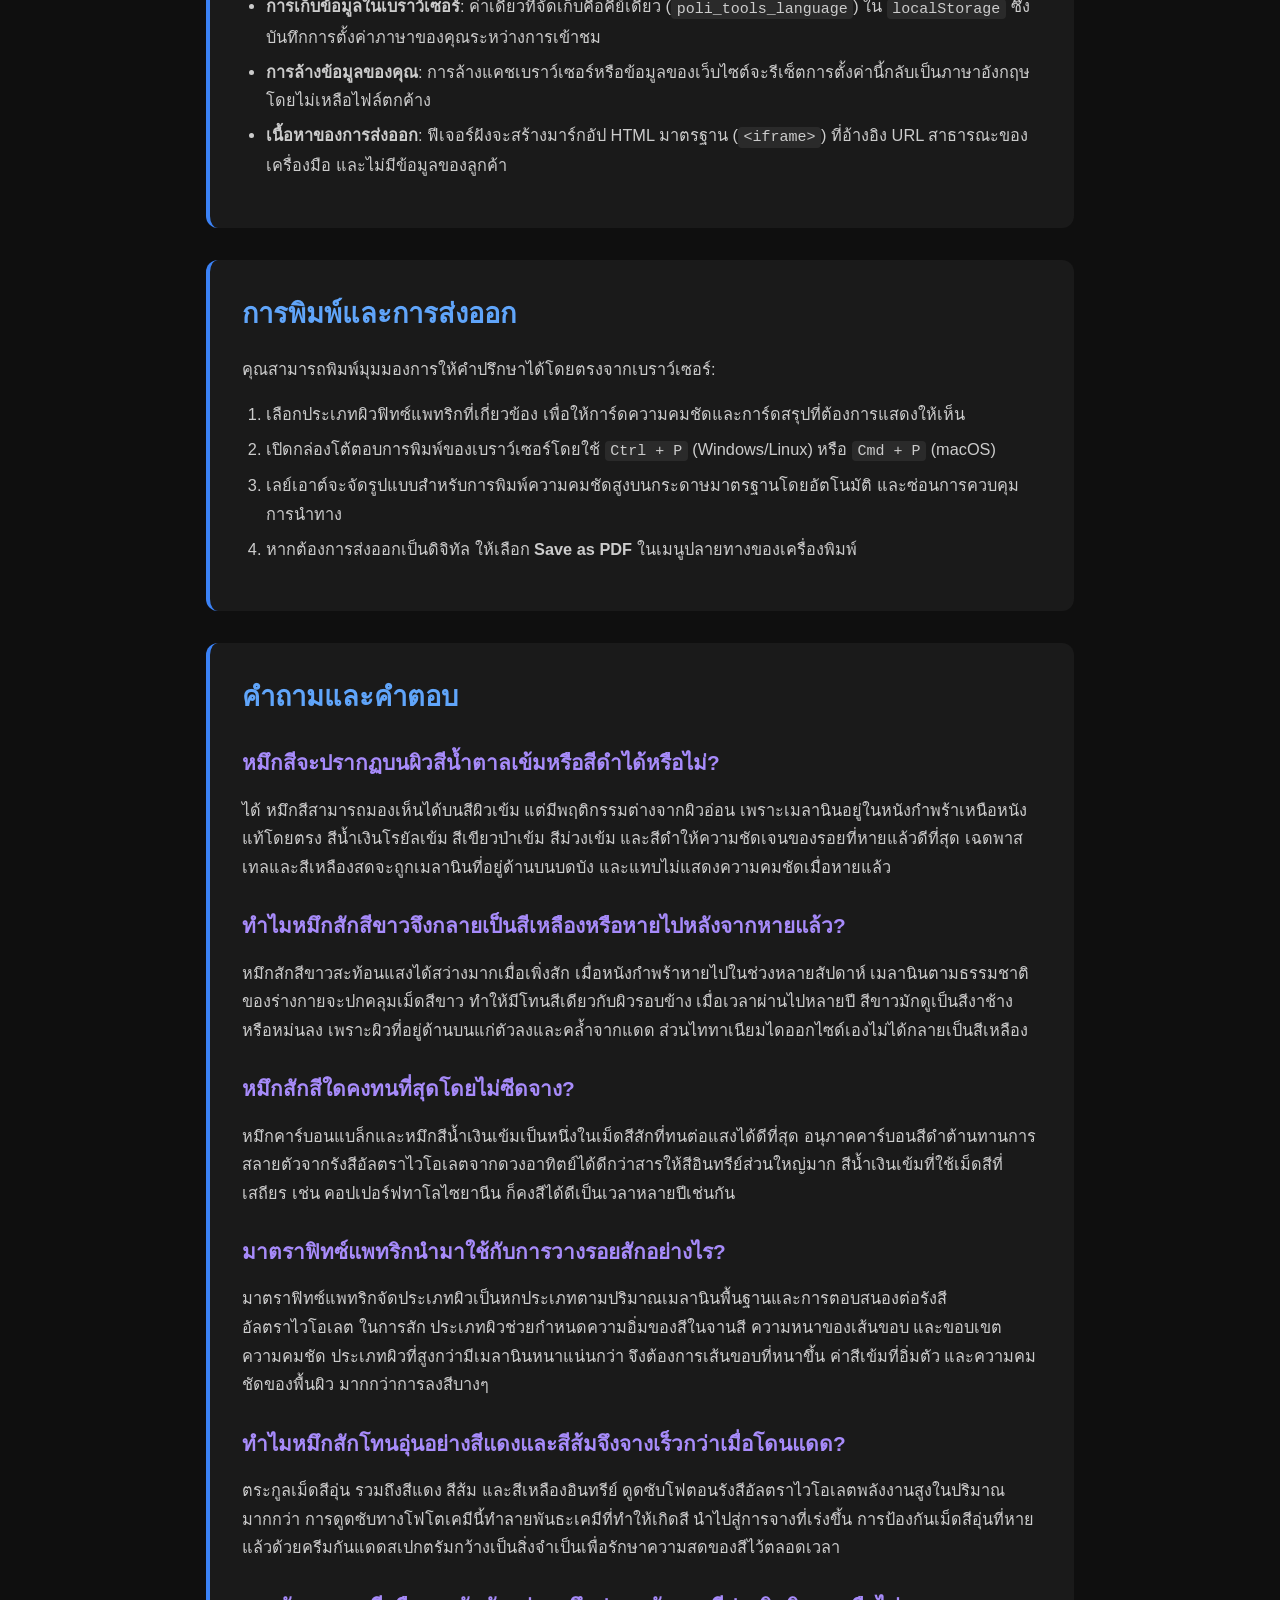
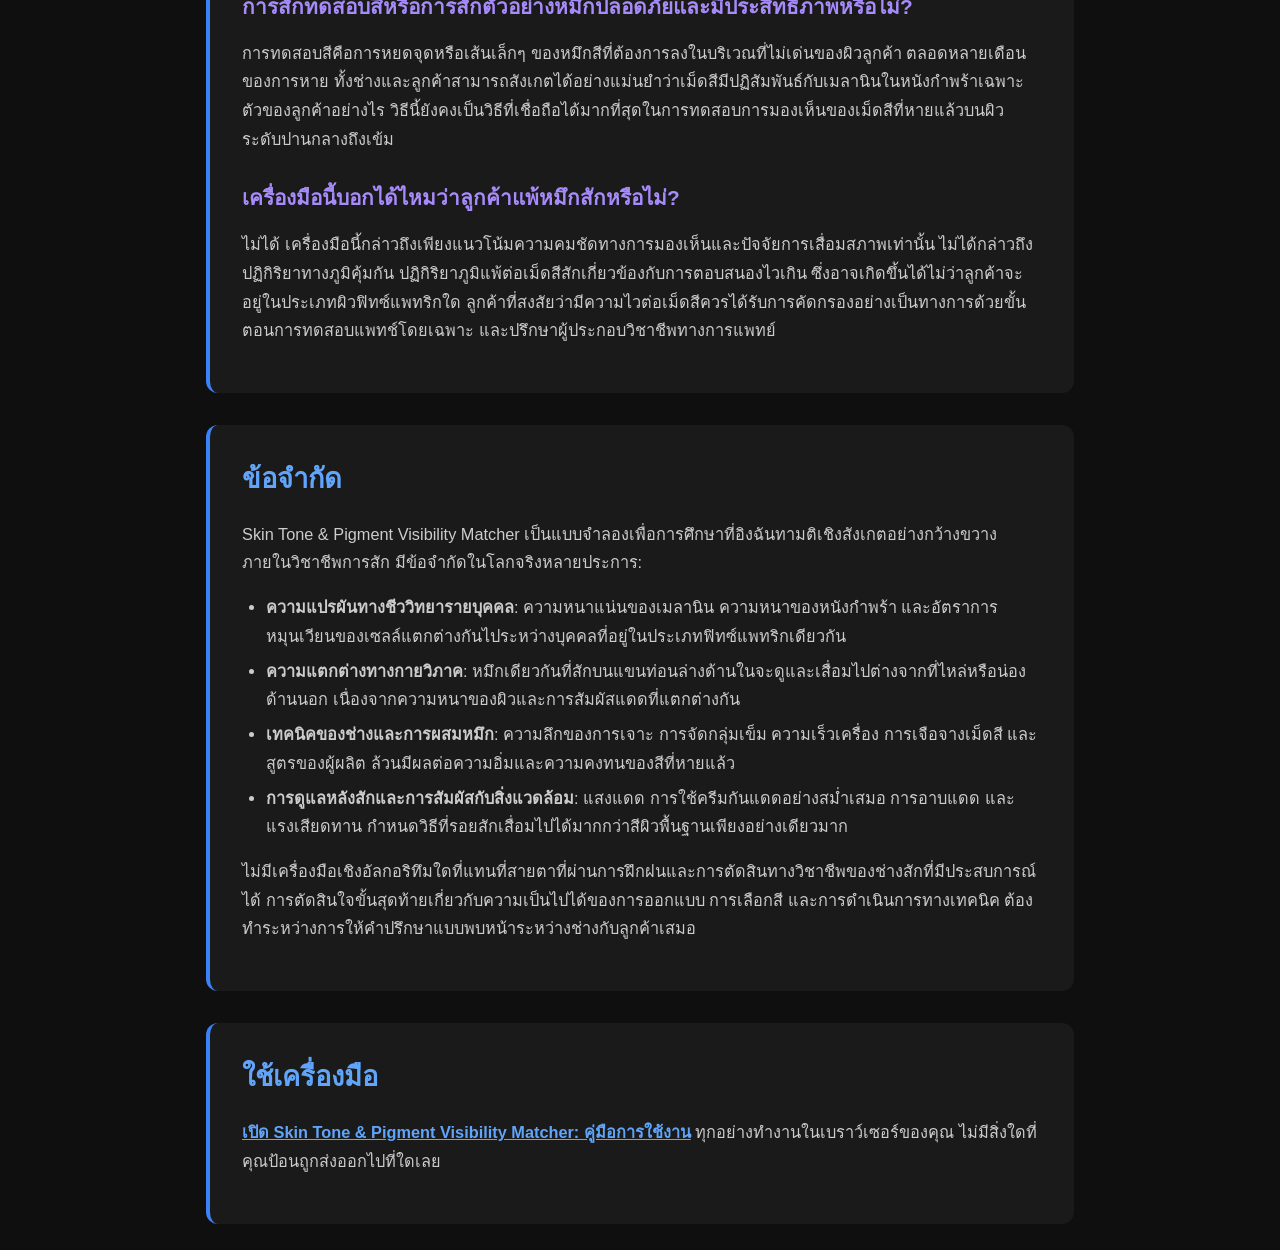
<file: documentation-th.html>
<!DOCTYPE html>
<html lang="th">
<head><meta name="robots" content="noindex,nofollow">
    <meta charset="UTF-8">
    <meta name="viewport" content="width=device-width, initial-scale=1.0">
    <title>Skin Tone &amp; Pigment Visibility Matcher: คู่มือการใช้งาน เอกสารประกอบ | Poli International</title>
    <meta name="description" content="เปรียบเทียบแนวโน้มทิศทางของสีหมึกสักที่จะยังคงมองเห็นได้ทั่วทั้งสเปกตรัมประเภทผิวของ Fitzpatrick">
    <link rel="canonical" href="https://poliinternational.com/skin-tone-pigment-matcher/">
    <style>
        body { background: #0f0f0f; color: #fff; font-family: -apple-system, BlinkMacSystemFont, "Segoe UI", Roboto, sans-serif; margin: 0; padding: 0; }
        body.in-iframe .doc-hero h1 { display: none; }
        * { box-sizing: border-box; }
        .entry-content { max-width: 900px; margin: 0 auto; padding: 2rem 1rem; }
        .doc-hero { background: linear-gradient(135deg, #3B82F6, #8B5CF6); padding: 3rem 2rem; text-align: center; border-radius: 0.75rem; margin-bottom: 2rem; }
        .doc-hero h1 { font-size: 2.2rem; margin: 0 0 1rem; font-weight: 700; }
        .doc-hero p { font-size: 1.15rem; color: #E0E7FF; margin: 0; }
        .doc-hero .v2 { display: inline-block; margin-bottom: 1rem; padding: 0.2rem 0.75rem; border-radius: 999px; background: #10B981; color: #04241a; font-weight: 800; font-size: 0.8rem; letter-spacing: 0.08em; }
        .doc-section { margin: 2rem 0; padding: 2rem; background: #1a1a1a; border-radius: 0.75rem; border-left: 4px solid #3B82F6; }
        .doc-section h2 { color: #60A5FA; font-size: 1.7rem; margin: 0 0 1.25rem; font-weight: 600; }
        .doc-section h3 { color: #A78BFA; font-size: 1.3rem; margin: 1.75rem 0 0.75rem; font-weight: 600; }
        .doc-section p, .doc-section li { color: #ccc; line-height: 1.75; font-size: 1.02rem; }
        .doc-section ul, .doc-section ol { padding-left: 1.5rem; }
        .doc-section li { margin: 0.4rem 0; }
        .doc-section code { background: #2a2a2a; padding: 0.1rem 0.35rem; border-radius: 0.25rem; font-size: 0.92em; }
        .doc-section a { color: #60A5FA; font-weight: 600; }
        .highlight-box { background: linear-gradient(135deg, #1E3A8A, #4C1D95); padding: 1.25rem 1.5rem; border-radius: 0.5rem; margin: 1.5rem 0; border-left: 4px solid #10B981; }
        .highlight-box p { color: #E0E7FF; margin: 0; }
        table { width: 100%; border-collapse: collapse; margin: 1.5rem 0; }
        th, td { padding: 0.75rem; text-align: left; border: 1px solid #333; vertical-align: top; }
        th { background: #2a2a2a; color: #60A5FA; }
        td { color: #ccc; }
        .doc-langs { display: flex; flex-wrap: wrap; gap: 0.4rem; margin: 0 0 1.5rem; font-size: 0.9rem; }
        .doc-langs a, .doc-langs span { padding: 0.3rem 0.7rem; border-radius: 999px; border: 1px solid #333; text-decoration: none; }
        .doc-langs a { color: #60A5FA; }
        .doc-langs span { background: #1E3A8A; color: #E0E7FF; border-color: #1E3A8A; font-weight: 700; }
    </style>
</head>
<body>
<nav class="doc-langs" aria-label="Documentation language" style="display:flex;flex-wrap:wrap;gap:6px 14px;max-width:900px;margin:12px auto 0;padding:0 16px;font-size:14px;"><a lang="en" href="documentation.html">English</a><a lang="fr" href="documentation-fr.html">Français</a><a lang="de" href="documentation-de.html">Deutsch</a><a lang="it" href="documentation-it.html">Italiano</a><a lang="es" href="documentation-es.html">Español</a><a lang="nl" href="documentation-nl.html">Nederlands</a><a lang="pt" href="documentation-pt.html">Português</a><span lang="th">ไทย</span></nav>
<script>if (window.self !== window.top) document.body.classList.add('in-iframe');</script>
    <div class="entry-content">
        <div class="doc-hero">
            <span class="v2">V2</span>
            <h1>ตัวจับคู่สีผิวและการมองเห็นสี<br><small lang="en" style="font-size:0.55em;font-weight:500;opacity:0.75;">Skin Tone &amp; Pigment Visibility Matcher</small></h1>
            <p>เปรียบเทียบแนวโน้มทิศทางของสีหมึกสักที่จะยังคงมองเห็นได้ทั่วทั้งสเปกตรัมประเภทผิวของ Fitzpatrick</p>
        </div>
        <p>Skin Tone &amp; Pigment Visibility Matcher ให้แนวโน้มการมองเห็นในทิศทาง ตัวบ่งชี้ความคมชัด และปัจจัยด้านความทนทาน สำหรับตระกูลหมึกสักมาตรฐานเก้าตระกูล ทั่วทั้งประเภทผิวฟิทซ์แพทริกหกประเภท เพื่อช่วยในการให้คำปรึกษาลูกค้าอย่างสมจริง</p>
        <div class="doc-section">
        <h2>ใช้ทำอะไร</h2>
        <p>Skin Tone &amp; Pigment Visibility Matcher เป็นเอกสารอ้างอิงเชิงสังเกตที่ออกแบบมาเพื่อปรับความคาดหวังให้ตรงกันระหว่างช่างสักและลูกค้าในระหว่างการให้คำปรึกษา เนื่องจากหมึกสักที่หายแล้วอยู่ใต้หนังกำพร้าที่มีเมลานิน สีผิวจึงทำหน้าที่เหมือนตัวกรองทางแสงเหนือเม็ดสี เครื่องมือนี้แสดงให้เห็นว่าสีหมึกมาตรฐานมีปฏิสัมพันธ์ทางการมองเห็นอย่างไรกับระดับเมลานินในหนังกำพร้าที่แตกต่างกัน พร้อมเน้นระดับความคมชัดและปัจจัยสำคัญด้านความทนทาน ก่อนเริ่มสัก</p>
        </div>
        <div class="doc-section">
        <h2>ใครควรใช้</h2>
        <p>เครื่องมือนี้มีกลุ่มผู้ใช้หลักสามกลุ่ม:</p>
        <ul>
        <li><strong>ช่างสัก</strong>: ประเมินความทนทานของความคมชัดและตั้งความคาดหวังที่สมจริงระหว่างการให้คำปรึกษาลูกค้า</li>
        <li><strong>ผู้จัดการสตูดิโอ</strong>: ฝึกอบรมผู้ฝึกหัดและจัดทำสื่อการศึกษาสำหรับเว็บไซต์ของสตูดิโอ</li>
        <li><strong>ลูกค้าสัก</strong>: สำรวจว่าตระกูลสีเฉพาะจะหายอย่างไรในประเภทผิวฟิทซ์แพทริกที่หลากหลาย</li>
        </ul>
        </div>
        <div class="doc-section">
        <h2>วิธีใช้</h2>
        <h3>เลือกภาษาที่แสดง</h3>
        <ol>
        <li>หาแถบนำทางด้านบนที่มุมขวาบนของอินเทอร์เฟซ</li>
        <li>เลือกเมนูแบบเลื่อนลงที่มีป้ายว่า <code>ภาษา</code></li>
        <li>เลือกภาษาที่คุณต้องการ: <code>English</code>, <code>Deutsch</code>, <code>Français</code>, <code>Español</code>, <code>Italiano</code>, <code>Português</code> <code>Nederlands</code> หรือ <code>ไทย</code> อินเทอร์เฟซทั้งหมดจะรีเฟรชทันที และการตั้งค่าของคุณจะคงอยู่ในเบราว์เซอร์</li>
        </ol>
        <h3>เลือกประเภทผิวฟิทซ์แพทริก</h3>
        <ol>
        <li>หาส่วนที่มีป้ายว่า <code>เลือกประเภทผิวฟิทซ์แพทริก</code></li>
        <li>เลือกหนึ่งในหกประเภทผิวที่ตรงกับสีผิวพื้นฐานของลูกค้า:</li>
        </ol>
        <ul>
        <li><code>โฟโตไทป์ I</code>: <code>ขาวมาก ขาวซีด</code></li>
        <li><code>โฟโตไทป์ II</code>: <code>ขาว ผิวอ่อน</code></li>
        <li><code>โฟโตไทป์ III</code>: <code>ปานกลาง สีทอง / เบจ</code></li>
        <li><code>โฟโตไทป์ IV</code>: <code>สีมะกอก น้ำตาลปานกลาง</code></li>
        <li><code>โฟโตไทป์ V</code>: <code>น้ำตาล น้ำตาลเข้ม</code></li>
        <li><code>โฟโตไทป์ VI</code>: <code>เข้มลึก น้ำตาลเข้มถึงดำ</code></li>
        </ul>
        <ol>
        <li>คลิกหรือแตะปุ่มประเภทผิวที่ตรงกัน ปุ่มจะถูกเน้นและแผงผลลัพธ์จะอัปเดตทันที</li>
        </ol>
        <h3>ตรวจความคมชัดของเม็ดสีและแนวทางด้านความทนทาน</h3>
        <ol>
        <li>อ่านการ์ดสรุปประเภทผิวที่อยู่ใต้ปุ่มเลือก ซึ่งอธิบายพฤติกรรมทั่วไปของเม็ดสีและข้อควรพิจารณาเรื่องรังสียูวีสำหรับสีผิวนั้น</li>
        <li>ตรวจการ์ดตระกูลหมึกทั้งเก้า: <code>ดำ</code>, <code>เทา / ดำและเทา</code>, <code>ขาว</code>, <code>แดง</code>, <code>ส้ม</code>, <code>เหลือง</code>, <code>เขียว</code>, <code>น้ำเงิน</code> และ <code>ม่วง / ม่วงไวโอเลต</code></li>
        <li>ตรวจป้ายความคมชัดสัมพัทธ์บนการ์ดแต่ละใบ (<code>ความคมชัดสูง</code>, <code>ความคมชัดปานกลาง</code> หรือ <code>ความคมชัดต่ำ</code>) ซึ่งแสดงด้วยตัวบ่งชี้สามส่วน</li>
        <li>อ่านช่อง <code>ปัจจัยความทนทานหลัก</code> เพื่อทำความเข้าใจว่าสีนั้นเสื่อมไปตามเวลาอย่างไร</li>
        <li>ตรวจแนวทาง <code>การให้คำปรึกษาและตำแหน่ง</code> สำหรับคำแนะนำเชิงปฏิบัติเรื่องน้ำหนักเส้น ความอิ่มของสี และขอบเขตความคมชัด</li>
        <li>สังเกตแบนเนอร์คำเตือนเรื่องภูมิแพ้: <code>สำหรับการคัดกรองความไวต่อเม็ดสี ให้ปรึกษาเครื่องมือ Allergy Patch Test</code></li>
        </ol>
        <h3>ฝังเครื่องมือการให้คำปรึกษาลงในเว็บไซต์ของสตูดิโอ</h3>
        <ol>
        <li>เลื่อนไปยังส่วนที่มีชื่อว่า <code>ฝังเครื่องมือฟรีนี้</code></li>
        <li>หาช่องรหัสแบบอ่านอย่างเดียวที่มีโค้ด iframe ที่ตั้งค่าไว้แล้ว</li>
        <li>คลิกปุ่มที่มีป้ายว่า <code>คัดลอกโค้ดฝัง</code> ปุ่มจะเปลี่ยนเป็น <code>คัดลอกแล้ว!</code> ชั่วครู่เพื่อยืนยันการคัดลอก</li>
        <li>วางโค้ดลงในหน้าการให้คำปรึกษา การจอง หรือการดูแลหลังสักของเว็บไซต์สตูดิโอของคุณ</li>
        </ol>
        </div>
        <div class="doc-section">
        <h2>สิ่งที่เครื่องมือนี้ไม่ทำ</h2>
        <p>เครื่องมือนี้เป็นคู่มือเชิงสังเกตสำหรับความคมชัดเชิงสุนทรียภาพ ไม่ใช่ชุดการวินิจฉัยทางคลินิก:</p>
        <ul>
        <li><strong>การคัดกรองภูมิแพ้และความไว</strong>: ไม่ประเมินภาวะไวเกิน โรคผิวหนังอักเสบจากการสัมผัส หรือโปรโตคอลการทดสอบแพทช์ สำหรับการคัดกรองประวัติทางการแพทย์ของลูกค้า ให้ดู <a href="https://poliinternational.com/allergy-patch-test/" target="_top">Allergy Patch Test Guide</a></li>
        <li><strong>สูตรเคมีและการปฏิบัติตามกฎระเบียบ</strong>: ไม่ระบุส่วนประกอบทางเคมี ตัวทำละลายพาหะ หรือหมายเลข Color Index และไม่รับรองการปฏิบัติตามกฎหมาย หากต้องการตรวจสอบความปลอดภัยของส่วนผสมภายใต้กฎระเบียบยุโรป ให้ปรึกษา <a href="https://poliinternational.com/ink-ingredient-decoder/" target="_top">Ink Ingredient Decoder</a></li>
        <li><strong>การประมาณการลบรอยสักด้วยเลเซอร์</strong>: ไม่คำนวณจำนวนครั้งของการลบด้วยเลเซอร์ อัตราการกำจัดให้หมด หรือความยาวคลื่นเลเซอร์ สำหรับกรอบเวลาการจางด้วยเลเซอร์ ให้ใช้ <a href="https://poliinternational.com/tattoo-removal-sessions/" target="_top">Tattoo Removal Sessions Estimator</a></li>
        </ul>
        </div>
        <div class="doc-section">
        <h2>ข้อมูลของคุณอยู่ที่ไหน</h2>
        <p>แอปพลิเคชันนี้ทำงานทั้งหมดภายในเว็บเบราว์เซอร์บนอุปกรณ์ของคุณเอง:</p>
        <ul>
        <li><strong>ไม่มีการส่งข้อมูลผ่านเครือข่าย</strong>: ไม่มีการเก็บรวบรวม บันทึก หรือส่งข้อมูลส่วนบุคคล บันทึกของลูกค้า หรือที่อยู่ IP ไปยังเซิร์ฟเวอร์ภายนอก</li>
        <li><strong>การเก็บข้อมูลในเบราว์เซอร์</strong>: ค่าเดียวที่จัดเก็บคือคีย์เดียว (<code>poli_tools_language</code>) ใน <code>localStorage</code> ซึ่งบันทึกการตั้งค่าภาษาของคุณระหว่างการเข้าชม</li>
        <li><strong>การล้างข้อมูลของคุณ</strong>: การล้างแคชเบราว์เซอร์หรือข้อมูลของเว็บไซต์จะรีเซ็ตการตั้งค่านี้กลับเป็นภาษาอังกฤษ โดยไม่เหลือไฟล์ตกค้าง</li>
        <li><strong>เนื้อหาของการส่งออก</strong>: ฟีเจอร์ฝังจะสร้างมาร์กอัป HTML มาตรฐาน (<code>&lt;iframe&gt;</code>) ที่อ้างอิง URL สาธารณะของเครื่องมือ และไม่มีข้อมูลของลูกค้า</li>
        </ul>
        </div>
        <div class="doc-section">
        <h2>การพิมพ์และการส่งออก</h2>
        <p>คุณสามารถพิมพ์มุมมองการให้คำปรึกษาได้โดยตรงจากเบราว์เซอร์:</p>
        <ol>
        <li>เลือกประเภทผิวฟิทซ์แพทริกที่เกี่ยวข้อง เพื่อให้การ์ดความคมชัดและการ์ดสรุปที่ต้องการแสดงให้เห็น</li>
        <li>เปิดกล่องโต้ตอบการพิมพ์ของเบราว์เซอร์โดยใช้ <code>Ctrl + P</code> (Windows/Linux) หรือ <code>Cmd + P</code> (macOS)</li>
        <li>เลย์เอาต์จะจัดรูปแบบสำหรับการพิมพ์ความคมชัดสูงบนกระดาษมาตรฐานโดยอัตโนมัติ และซ่อนการควบคุมการนำทาง</li>
        <li>หากต้องการส่งออกเป็นดิจิทัล ให้เลือก <strong>Save as PDF</strong> ในเมนูปลายทางของเครื่องพิมพ์</li>
        </ol>
        </div>
        <div class="doc-section">
        <h2>คำถามและคำตอบ</h2>
        <h3>หมึกสีจะปรากฏบนผิวสีน้ำตาลเข้มหรือสีดำได้หรือไม่?</h3>
        <p>ได้ หมึกสีสามารถมองเห็นได้บนสีผิวเข้ม แต่มีพฤติกรรมต่างจากผิวอ่อน เพราะเมลานินอยู่ในหนังกำพร้าเหนือหนังแท้โดยตรง สีน้ำเงินโรยัลเข้ม สีเขียวป่าเข้ม สีม่วงเข้ม และสีดำให้ความชัดเจนของรอยที่หายแล้วดีที่สุด เฉดพาสเทลและสีเหลืองสดจะถูกเมลานินที่อยู่ด้านบนบดบัง และแทบไม่แสดงความคมชัดเมื่อหายแล้ว</p>
        <h3>ทำไมหมึกสักสีขาวจึงกลายเป็นสีเหลืองหรือหายไปหลังจากหายแล้ว?</h3>
        <p>หมึกสักสีขาวสะท้อนแสงได้สว่างมากเมื่อเพิ่งสัก เมื่อหนังกำพร้าหายไปในช่วงหลายสัปดาห์ เมลานินตามธรรมชาติของร่างกายจะปกคลุมเม็ดสีขาว ทำให้มีโทนสีเดียวกับผิวรอบข้าง เมื่อเวลาผ่านไปหลายปี สีขาวมักดูเป็นสีงาช้างหรือหม่นลง เพราะผิวที่อยู่ด้านบนแก่ตัวลงและคล้ำจากแดด ส่วนไททาเนียมไดออกไซด์เองไม่ได้กลายเป็นสีเหลือง</p>
        <h3>หมึกสักสีใดคงทนที่สุดโดยไม่ซีดจาง?</h3>
        <p>หมึกคาร์บอนแบล็กและหมึกสีน้ำเงินเข้มเป็นหนึ่งในเม็ดสีสักที่ทนต่อแสงได้ดีที่สุด อนุภาคคาร์บอนสีดำต้านทานการสลายตัวจากรังสีอัลตราไวโอเลตจากดวงอาทิตย์ได้ดีกว่าสารให้สีอินทรีย์ส่วนใหญ่มาก สีน้ำเงินเข้มที่ใช้เม็ดสีที่เสถียร เช่น คอปเปอร์ฟทาโลไซยานีน ก็คงสีได้ดีเป็นเวลาหลายปีเช่นกัน</p>
        <h3>มาตราฟิทซ์แพทริกนำมาใช้กับการวางรอยสักอย่างไร?</h3>
        <p>มาตราฟิทซ์แพทริกจัดประเภทผิวเป็นหกประเภทตามปริมาณเมลานินพื้นฐานและการตอบสนองต่อรังสีอัลตราไวโอเลต ในการสัก ประเภทผิวช่วยกำหนดความอิ่มของสีในจานสี ความหนาของเส้นขอบ และขอบเขตความคมชัด ประเภทผิวที่สูงกว่ามีเมลานินหนาแน่นกว่า จึงต้องการเส้นขอบที่หนาขึ้น ค่าสีเข้มที่อิ่มตัว และความคมชัดของพื้นผิว มากกว่าการลงสีบางๆ</p>
        <h3>ทำไมหมึกสักโทนอุ่นอย่างสีแดงและสีส้มจึงจางเร็วกว่าเมื่อโดนแดด?</h3>
        <p>ตระกูลเม็ดสีอุ่น รวมถึงสีแดง สีส้ม และสีเหลืองอินทรีย์ ดูดซับโฟตอนรังสีอัลตราไวโอเลตพลังงานสูงในปริมาณมากกว่า การดูดซับทางโฟโตเคมีนี้ทำลายพันธะเคมีที่ทำให้เกิดสี นำไปสู่การจางที่เร่งขึ้น การป้องกันเม็ดสีอุ่นที่หายแล้วด้วยครีมกันแดดสเปกตรัมกว้างเป็นสิ่งจำเป็นเพื่อรักษาความสดของสีไว้ตลอดเวลา</p>
        <h3>การสักทดสอบสีหรือการสักตัวอย่างหมึกปลอดภัยและมีประสิทธิภาพหรือไม่?</h3>
        <p>การทดสอบสีคือการหยดจุดหรือเส้นเล็กๆ ของหมึกสีที่ต้องการลงในบริเวณที่ไม่เด่นของผิวลูกค้า ตลอดหลายเดือนของการหาย ทั้งช่างและลูกค้าสามารถสังเกตได้อย่างแม่นยำว่าเม็ดสีมีปฏิสัมพันธ์กับเมลานินในหนังกำพร้าเฉพาะตัวของลูกค้าอย่างไร วิธีนี้ยังคงเป็นวิธีที่เชื่อถือได้มากที่สุดในการทดสอบการมองเห็นของเม็ดสีที่หายแล้วบนผิวระดับปานกลางถึงเข้ม</p>
        <h3>เครื่องมือนี้บอกได้ไหมว่าลูกค้าแพ้หมึกสักหรือไม่?</h3>
        <p>ไม่ได้ เครื่องมือนี้กล่าวถึงเพียงแนวโน้มความคมชัดทางการมองเห็นและปัจจัยการเสื่อมสภาพเท่านั้น ไม่ได้กล่าวถึงปฏิกิริยาทางภูมิคุ้มกัน ปฏิกิริยาภูมิแพ้ต่อเม็ดสีสักเกี่ยวข้องกับการตอบสนองไวเกิน ซึ่งอาจเกิดขึ้นได้ไม่ว่าลูกค้าจะอยู่ในประเภทผิวฟิทซ์แพทริกใด ลูกค้าที่สงสัยว่ามีความไวต่อเม็ดสีควรได้รับการคัดกรองอย่างเป็นทางการด้วยขั้นตอนการทดสอบแพทช์โดยเฉพาะ และปรึกษาผู้ประกอบวิชาชีพทางการแพทย์</p>
        </div>
        <div class="doc-section">
        <h2>ข้อจำกัด</h2>
        <p>Skin Tone &amp; Pigment Visibility Matcher เป็นแบบจำลองเพื่อการศึกษาที่อิงฉันทามติเชิงสังเกตอย่างกว้างขวางภายในวิชาชีพการสัก มีข้อจำกัดในโลกจริงหลายประการ:</p>
        <ul>
        <li><strong>ความแปรผันทางชีววิทยารายบุคคล</strong>: ความหนาแน่นของเมลานิน ความหนาของหนังกำพร้า และอัตราการหมุนเวียนของเซลล์แตกต่างกันไประหว่างบุคคลที่อยู่ในประเภทฟิทซ์แพทริกเดียวกัน</li>
        <li><strong>ความแตกต่างทางกายวิภาค</strong>: หมึกเดียวกันที่สักบนแขนท่อนล่างด้านในจะดูและเสื่อมไปต่างจากที่ไหล่หรือน่องด้านนอก เนื่องจากความหนาของผิวและการสัมผัสแดดที่แตกต่างกัน</li>
        <li><strong>เทคนิคของช่างและการผสมหมึก</strong>: ความลึกของการเจาะ การจัดกลุ่มเข็ม ความเร็วเครื่อง การเจือจางเม็ดสี และสูตรของผู้ผลิต ล้วนมีผลต่อความอิ่มและความคงทนของสีที่หายแล้ว</li>
        <li><strong>การดูแลหลังสักและการสัมผัสกับสิ่งแวดล้อม</strong>: แสงแดด การใช้ครีมกันแดดอย่างสม่ำเสมอ การอาบแดด และแรงเสียดทาน กำหนดวิธีที่รอยสักเสื่อมไปได้มากกว่าสีผิวพื้นฐานเพียงอย่างเดียวมาก</li>
        </ul>
        <p>ไม่มีเครื่องมือเชิงอัลกอริทึมใดที่แทนที่สายตาที่ผ่านการฝึกฝนและการตัดสินทางวิชาชีพของช่างสักที่มีประสบการณ์ได้ การตัดสินใจขั้นสุดท้ายเกี่ยวกับความเป็นไปได้ของการออกแบบ การเลือกสี และการดำเนินการทางเทคนิค ต้องทำระหว่างการให้คำปรึกษาแบบพบหน้าระหว่างช่างกับลูกค้าเสมอ</p>
        </div>
        <div class="doc-section">
            <h2>ใช้เครื่องมือ</h2>
            <p><a href="https://poliinternational.com/skin-tone-pigment-matcher/" target="_top">เปิด Skin Tone &amp; Pigment Visibility Matcher: คู่มือการใช้งาน</a> ทุกอย่างทำงานในเบราว์เซอร์ของคุณ ไม่มีสิ่งใดที่คุณป้อนถูกส่งออกไปที่ใดเลย</p>
        </div>
    </div>
</body>
</html>
</file>
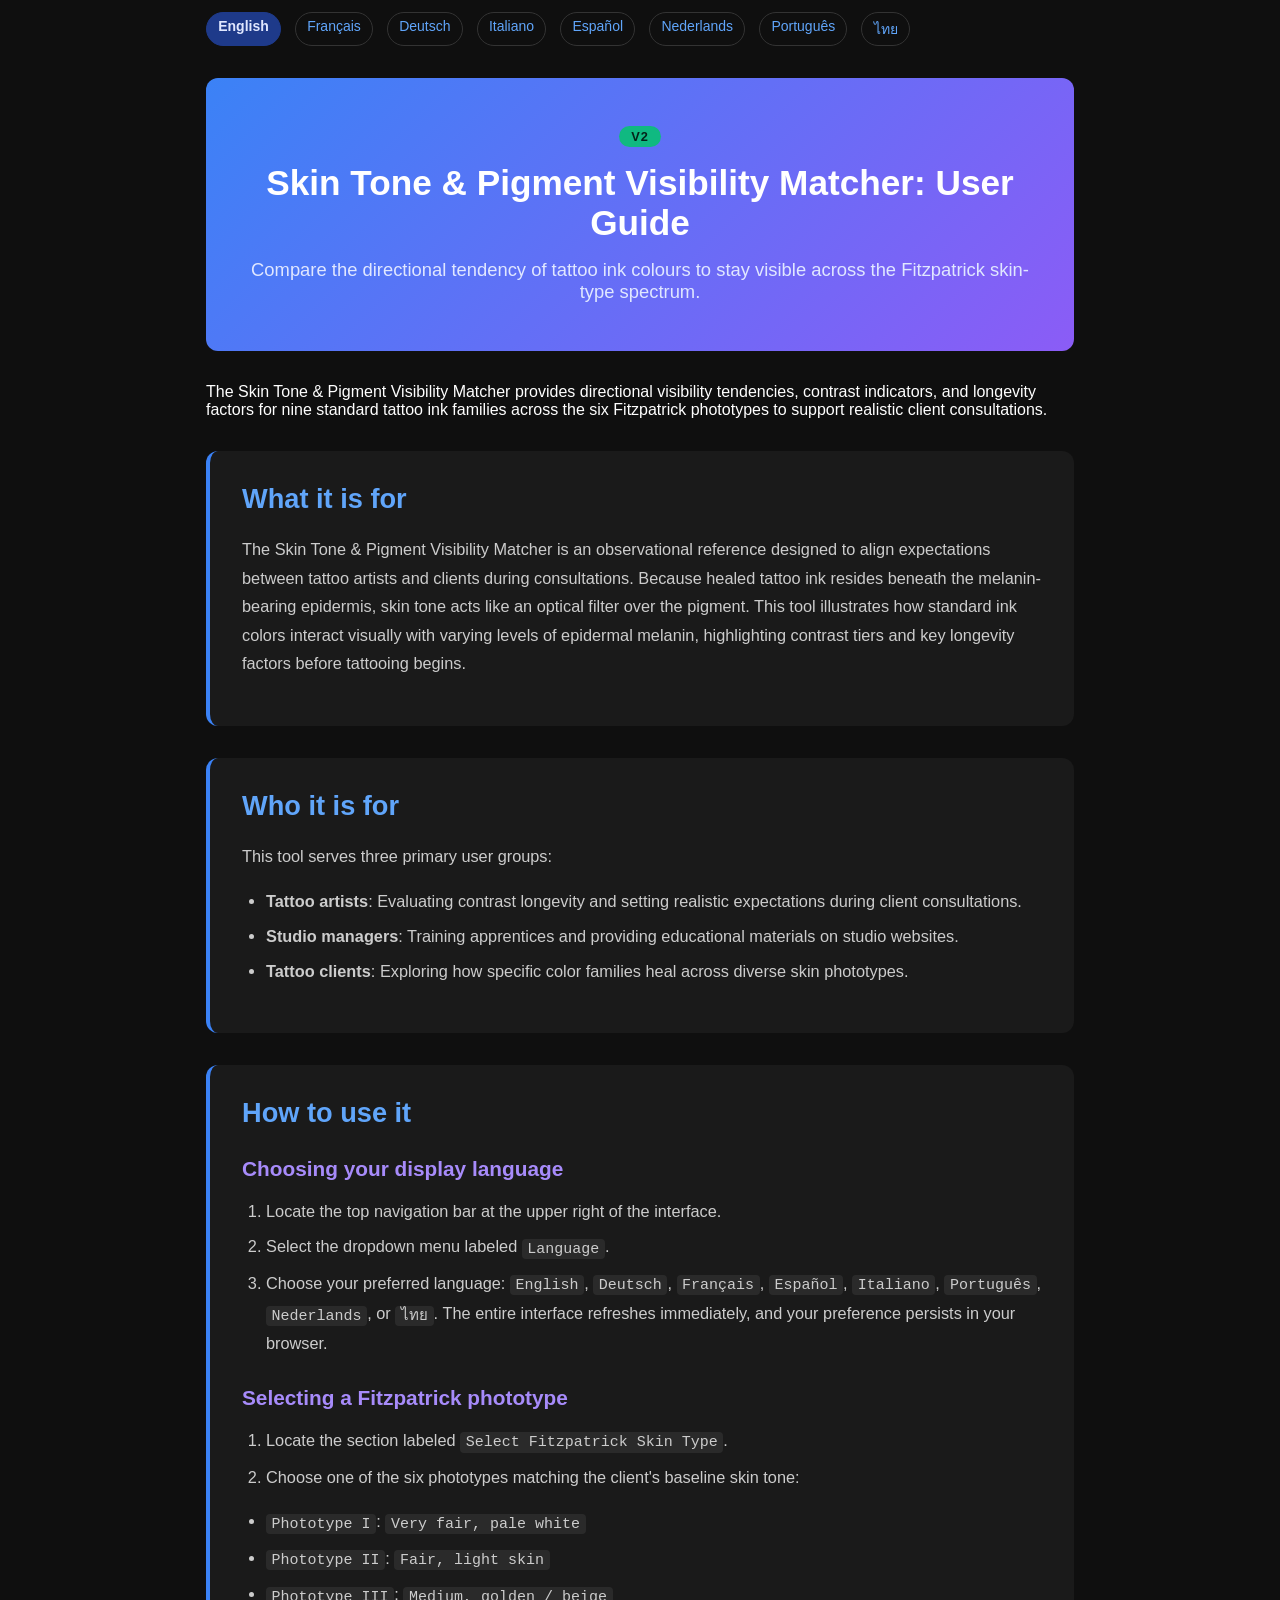
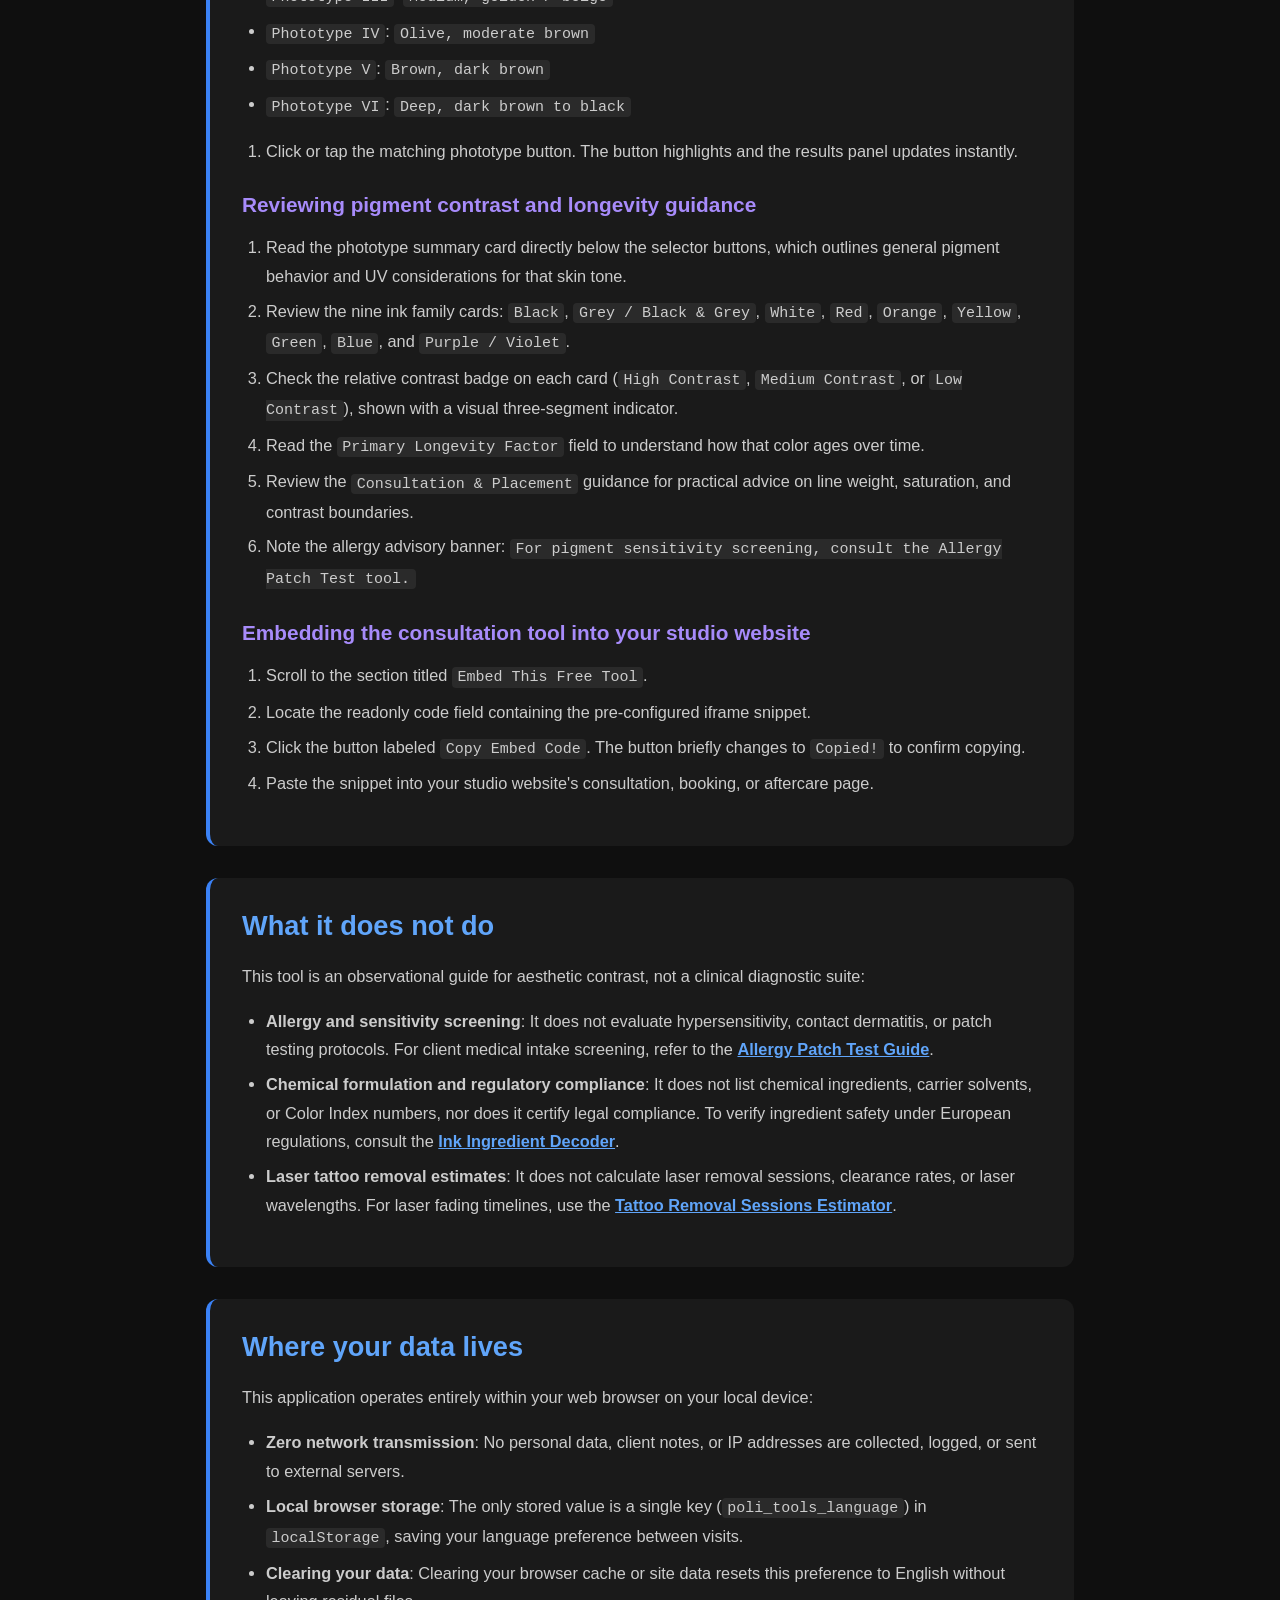
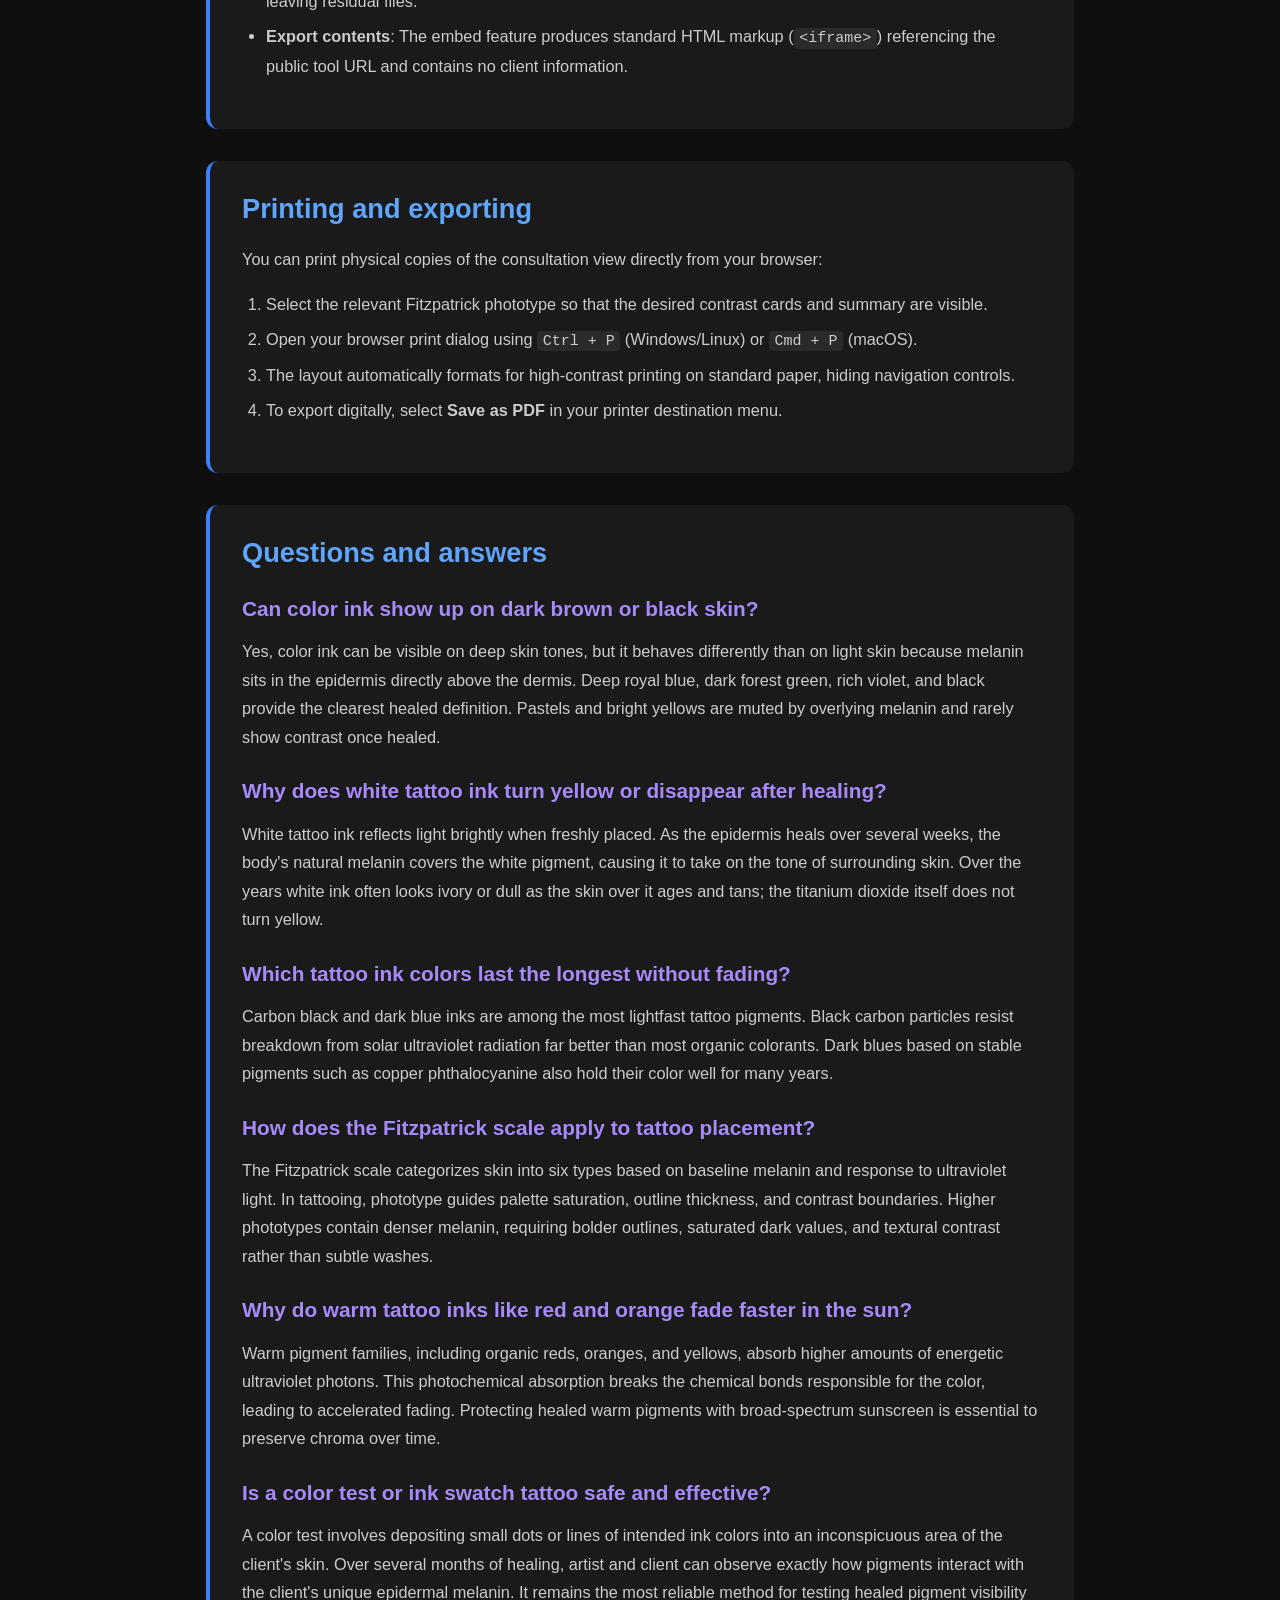
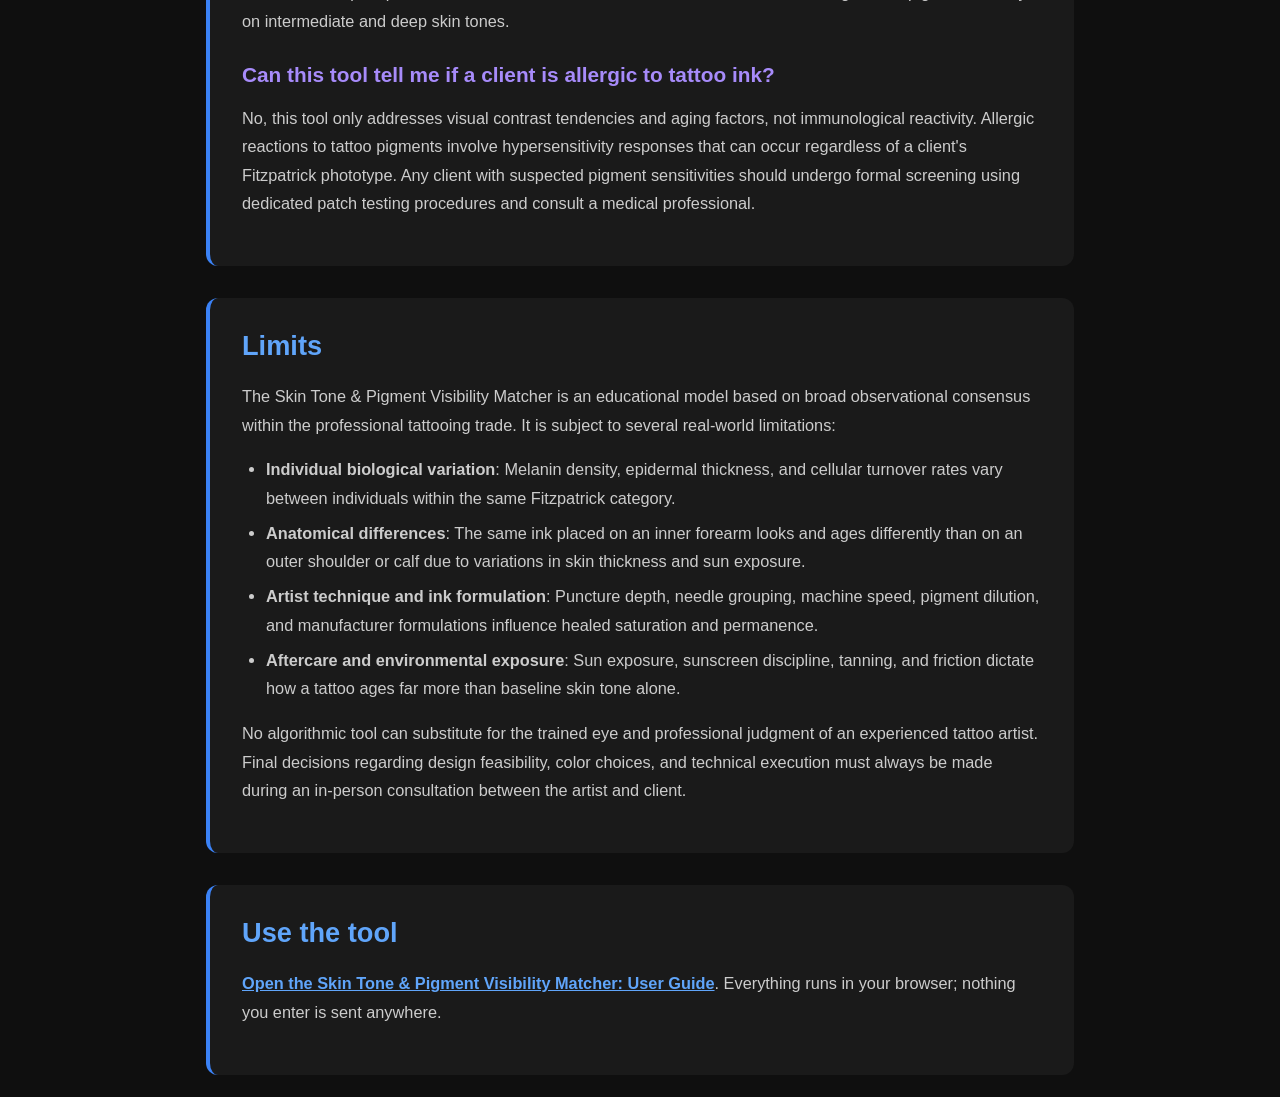
<file: documentation.html>
<!DOCTYPE html>
<html lang="en">
<head><meta name="robots" content="noindex,nofollow">
    <meta charset="UTF-8">
    <meta name="viewport" content="width=device-width, initial-scale=1.0">
    <title>Skin Tone &amp; Pigment Visibility Matcher: User Guide Documentation | Poli International</title>
    <meta name="description" content="Compare the directional tendency of tattoo ink colours to stay visible across the Fitzpatrick skin-type spectrum.">
    <link rel="canonical" href="https://poliinternational.com/skin-tone-pigment-matcher/">
    <style>
        body { background: #0f0f0f; color: #fff; font-family: -apple-system, BlinkMacSystemFont, "Segoe UI", Roboto, sans-serif; margin: 0; padding: 0; }
        body.in-iframe .doc-hero h1 { display: none; }
        * { box-sizing: border-box; }
        .entry-content { max-width: 900px; margin: 0 auto; padding: 2rem 1rem; }
        .doc-hero { background: linear-gradient(135deg, #3B82F6, #8B5CF6); padding: 3rem 2rem; text-align: center; border-radius: 0.75rem; margin-bottom: 2rem; }
        .doc-hero h1 { font-size: 2.2rem; margin: 0 0 1rem; font-weight: 700; }
        .doc-hero p { font-size: 1.15rem; color: #E0E7FF; margin: 0; }
        .doc-hero .v2 { display: inline-block; margin-bottom: 1rem; padding: 0.2rem 0.75rem; border-radius: 999px; background: #10B981; color: #04241a; font-weight: 800; font-size: 0.8rem; letter-spacing: 0.08em; }
        .doc-section { margin: 2rem 0; padding: 2rem; background: #1a1a1a; border-radius: 0.75rem; border-left: 4px solid #3B82F6; }
        .doc-section h2 { color: #60A5FA; font-size: 1.7rem; margin: 0 0 1.25rem; font-weight: 600; }
        .doc-section h3 { color: #A78BFA; font-size: 1.3rem; margin: 1.75rem 0 0.75rem; font-weight: 600; }
        .doc-section p, .doc-section li { color: #ccc; line-height: 1.75; font-size: 1.02rem; }
        .doc-section ul, .doc-section ol { padding-left: 1.5rem; }
        .doc-section li { margin: 0.4rem 0; }
        .doc-section code { background: #2a2a2a; padding: 0.1rem 0.35rem; border-radius: 0.25rem; font-size: 0.92em; }
        .doc-section a { color: #60A5FA; font-weight: 600; }
        .highlight-box { background: linear-gradient(135deg, #1E3A8A, #4C1D95); padding: 1.25rem 1.5rem; border-radius: 0.5rem; margin: 1.5rem 0; border-left: 4px solid #10B981; }
        .highlight-box p { color: #E0E7FF; margin: 0; }
        table { width: 100%; border-collapse: collapse; margin: 1.5rem 0; }
        th, td { padding: 0.75rem; text-align: left; border: 1px solid #333; vertical-align: top; }
        th { background: #2a2a2a; color: #60A5FA; }
        td { color: #ccc; }
        .doc-langs { display: flex; flex-wrap: wrap; gap: 0.4rem; margin: 0 0 1.5rem; font-size: 0.9rem; }
        .doc-langs a, .doc-langs span { padding: 0.3rem 0.7rem; border-radius: 999px; border: 1px solid #333; text-decoration: none; }
        .doc-langs a { color: #60A5FA; }
        .doc-langs span { background: #1E3A8A; color: #E0E7FF; border-color: #1E3A8A; font-weight: 700; }
    </style>
</head>
<body>
<nav class="doc-langs" aria-label="Documentation language" style="display:flex;flex-wrap:wrap;gap:6px 14px;max-width:900px;margin:12px auto 0;padding:0 16px;font-size:14px;"><span lang="en">English</span><a lang="fr" href="documentation-fr.html">Français</a><a lang="de" href="documentation-de.html">Deutsch</a><a lang="it" href="documentation-it.html">Italiano</a><a lang="es" href="documentation-es.html">Español</a><a lang="nl" href="documentation-nl.html">Nederlands</a><a lang="pt" href="documentation-pt.html">Português</a><a lang="th" href="documentation-th.html">ไทย</a></nav>
<script>if (window.self !== window.top) document.body.classList.add('in-iframe');</script>
    <div class="entry-content">
        <div class="doc-hero">
            <span class="v2">V2</span>
            <h1>Skin Tone &amp; Pigment Visibility Matcher: User Guide</h1>
            <p>Compare the directional tendency of tattoo ink colours to stay visible across the Fitzpatrick skin-type spectrum.</p>
        </div>
        <p>The Skin Tone &amp; Pigment Visibility Matcher provides directional visibility tendencies, contrast indicators, and longevity factors for nine standard tattoo ink families across the six Fitzpatrick phototypes to support realistic client consultations.</p>
        <div class="doc-section">
        <h2>What it is for</h2>
        <p>The Skin Tone &amp; Pigment Visibility Matcher is an observational reference designed to align expectations between tattoo artists and clients during consultations. Because healed tattoo ink resides beneath the melanin-bearing epidermis, skin tone acts like an optical filter over the pigment. This tool illustrates how standard ink colors interact visually with varying levels of epidermal melanin, highlighting contrast tiers and key longevity factors before tattooing begins.</p>
        </div>
        <div class="doc-section">
        <h2>Who it is for</h2>
        <p>This tool serves three primary user groups:</p>
        <ul>
        <li><strong>Tattoo artists</strong>: Evaluating contrast longevity and setting realistic expectations during client consultations.</li>
        <li><strong>Studio managers</strong>: Training apprentices and providing educational materials on studio websites.</li>
        <li><strong>Tattoo clients</strong>: Exploring how specific color families heal across diverse skin phototypes.</li>
        </ul>
        </div>
        <div class="doc-section">
        <h2>How to use it</h2>
        <h3>Choosing your display language</h3>
        <ol>
        <li>Locate the top navigation bar at the upper right of the interface.</li>
        <li>Select the dropdown menu labeled <code>Language</code>.</li>
        <li>Choose your preferred language: <code>English</code>, <code>Deutsch</code>, <code>Français</code>, <code>Español</code>, <code>Italiano</code>, <code>Português</code>, <code>Nederlands</code>, or <code>ไทย</code>. The entire interface refreshes immediately, and your preference persists in your browser.</li>
        </ol>
        <h3>Selecting a Fitzpatrick phototype</h3>
        <ol>
        <li>Locate the section labeled <code>Select Fitzpatrick Skin Type</code>.</li>
        <li>Choose one of the six phototypes matching the client's baseline skin tone:</li>
        </ol>
        <ul>
        <li><code>Phototype I</code>: <code>Very fair, pale white</code></li>
        <li><code>Phototype II</code>: <code>Fair, light skin</code></li>
        <li><code>Phototype III</code>: <code>Medium, golden / beige</code></li>
        <li><code>Phototype IV</code>: <code>Olive, moderate brown</code></li>
        <li><code>Phototype V</code>: <code>Brown, dark brown</code></li>
        <li><code>Phototype VI</code>: <code>Deep, dark brown to black</code></li>
        </ul>
        <ol>
        <li>Click or tap the matching phototype button. The button highlights and the results panel updates instantly.</li>
        </ol>
        <h3>Reviewing pigment contrast and longevity guidance</h3>
        <ol>
        <li>Read the phototype summary card directly below the selector buttons, which outlines general pigment behavior and UV considerations for that skin tone.</li>
        <li>Review the nine ink family cards: <code>Black</code>, <code>Grey / Black &amp; Grey</code>, <code>White</code>, <code>Red</code>, <code>Orange</code>, <code>Yellow</code>, <code>Green</code>, <code>Blue</code>, and <code>Purple / Violet</code>.</li>
        <li>Check the relative contrast badge on each card (<code>High Contrast</code>, <code>Medium Contrast</code>, or <code>Low Contrast</code>), shown with a visual three-segment indicator.</li>
        <li>Read the <code>Primary Longevity Factor</code> field to understand how that color ages over time.</li>
        <li>Review the <code>Consultation &amp; Placement</code> guidance for practical advice on line weight, saturation, and contrast boundaries.</li>
        <li>Note the allergy advisory banner: <code>For pigment sensitivity screening, consult the Allergy Patch Test tool.</code></li>
        </ol>
        <h3>Embedding the consultation tool into your studio website</h3>
        <ol>
        <li>Scroll to the section titled <code>Embed This Free Tool</code>.</li>
        <li>Locate the readonly code field containing the pre-configured iframe snippet.</li>
        <li>Click the button labeled <code>Copy Embed Code</code>. The button briefly changes to <code>Copied!</code> to confirm copying.</li>
        <li>Paste the snippet into your studio website's consultation, booking, or aftercare page.</li>
        </ol>
        </div>
        <div class="doc-section">
        <h2>What it does not do</h2>
        <p>This tool is an observational guide for aesthetic contrast, not a clinical diagnostic suite:</p>
        <ul>
        <li><strong>Allergy and sensitivity screening</strong>: It does not evaluate hypersensitivity, contact dermatitis, or patch testing protocols. For client medical intake screening, refer to the <a href="https://poliinternational.com/allergy-patch-test/" target="_top">Allergy Patch Test Guide</a>.</li>
        <li><strong>Chemical formulation and regulatory compliance</strong>: It does not list chemical ingredients, carrier solvents, or Color Index numbers, nor does it certify legal compliance. To verify ingredient safety under European regulations, consult the <a href="https://poliinternational.com/ink-ingredient-decoder/" target="_top">Ink Ingredient Decoder</a>.</li>
        <li><strong>Laser tattoo removal estimates</strong>: It does not calculate laser removal sessions, clearance rates, or laser wavelengths. For laser fading timelines, use the <a href="https://poliinternational.com/tattoo-removal-sessions/" target="_top">Tattoo Removal Sessions Estimator</a>.</li>
        </ul>
        </div>
        <div class="doc-section">
        <h2>Where your data lives</h2>
        <p>This application operates entirely within your web browser on your local device:</p>
        <ul>
        <li><strong>Zero network transmission</strong>: No personal data, client notes, or IP addresses are collected, logged, or sent to external servers.</li>
        <li><strong>Local browser storage</strong>: The only stored value is a single key (<code>poli_tools_language</code>) in <code>localStorage</code>, saving your language preference between visits.</li>
        <li><strong>Clearing your data</strong>: Clearing your browser cache or site data resets this preference to English without leaving residual files.</li>
        <li><strong>Export contents</strong>: The embed feature produces standard HTML markup (<code>&lt;iframe&gt;</code>) referencing the public tool URL and contains no client information.</li>
        </ul>
        </div>
        <div class="doc-section">
        <h2>Printing and exporting</h2>
        <p>You can print physical copies of the consultation view directly from your browser:</p>
        <ol>
        <li>Select the relevant Fitzpatrick phototype so that the desired contrast cards and summary are visible.</li>
        <li>Open your browser print dialog using <code>Ctrl + P</code> (Windows/Linux) or <code>Cmd + P</code> (macOS).</li>
        <li>The layout automatically formats for high-contrast printing on standard paper, hiding navigation controls.</li>
        <li>To export digitally, select <strong>Save as PDF</strong> in your printer destination menu.</li>
        </ol>
        </div>
        <div class="doc-section">
        <h2>Questions and answers</h2>
        <h3>Can color ink show up on dark brown or black skin?</h3>
        <p>Yes, color ink can be visible on deep skin tones, but it behaves differently than on light skin because melanin sits in the epidermis directly above the dermis. Deep royal blue, dark forest green, rich violet, and black provide the clearest healed definition. Pastels and bright yellows are muted by overlying melanin and rarely show contrast once healed.</p>
        <h3>Why does white tattoo ink turn yellow or disappear after healing?</h3>
        <p>White tattoo ink reflects light brightly when freshly placed. As the epidermis heals over several weeks, the body's natural melanin covers the white pigment, causing it to take on the tone of surrounding skin. Over the years white ink often looks ivory or dull as the skin over it ages and tans; the titanium dioxide itself does not turn yellow.</p>
        <h3>Which tattoo ink colors last the longest without fading?</h3>
        <p>Carbon black and dark blue inks are among the most lightfast tattoo pigments. Black carbon particles resist breakdown from solar ultraviolet radiation far better than most organic colorants. Dark blues based on stable pigments such as copper phthalocyanine also hold their color well for many years.</p>
        <h3>How does the Fitzpatrick scale apply to tattoo placement?</h3>
        <p>The Fitzpatrick scale categorizes skin into six types based on baseline melanin and response to ultraviolet light. In tattooing, phototype guides palette saturation, outline thickness, and contrast boundaries. Higher phototypes contain denser melanin, requiring bolder outlines, saturated dark values, and textural contrast rather than subtle washes.</p>
        <h3>Why do warm tattoo inks like red and orange fade faster in the sun?</h3>
        <p>Warm pigment families, including organic reds, oranges, and yellows, absorb higher amounts of energetic ultraviolet photons. This photochemical absorption breaks the chemical bonds responsible for the color, leading to accelerated fading. Protecting healed warm pigments with broad-spectrum sunscreen is essential to preserve chroma over time.</p>
        <h3>Is a color test or ink swatch tattoo safe and effective?</h3>
        <p>A color test involves depositing small dots or lines of intended ink colors into an inconspicuous area of the client's skin. Over several months of healing, artist and client can observe exactly how pigments interact with the client's unique epidermal melanin. It remains the most reliable method for testing healed pigment visibility on intermediate and deep skin tones.</p>
        <h3>Can this tool tell me if a client is allergic to tattoo ink?</h3>
        <p>No, this tool only addresses visual contrast tendencies and aging factors, not immunological reactivity. Allergic reactions to tattoo pigments involve hypersensitivity responses that can occur regardless of a client's Fitzpatrick phototype. Any client with suspected pigment sensitivities should undergo formal screening using dedicated patch testing procedures and consult a medical professional.</p>
        </div>
        <div class="doc-section">
        <h2>Limits</h2>
        <p>The Skin Tone &amp; Pigment Visibility Matcher is an educational model based on broad observational consensus within the professional tattooing trade. It is subject to several real-world limitations:</p>
        <ul>
        <li><strong>Individual biological variation</strong>: Melanin density, epidermal thickness, and cellular turnover rates vary between individuals within the same Fitzpatrick category.</li>
        <li><strong>Anatomical differences</strong>: The same ink placed on an inner forearm looks and ages differently than on an outer shoulder or calf due to variations in skin thickness and sun exposure.</li>
        <li><strong>Artist technique and ink formulation</strong>: Puncture depth, needle grouping, machine speed, pigment dilution, and manufacturer formulations influence healed saturation and permanence.</li>
        <li><strong>Aftercare and environmental exposure</strong>: Sun exposure, sunscreen discipline, tanning, and friction dictate how a tattoo ages far more than baseline skin tone alone.</li>
        </ul>
        <p>No algorithmic tool can substitute for the trained eye and professional judgment of an experienced tattoo artist. Final decisions regarding design feasibility, color choices, and technical execution must always be made during an in-person consultation between the artist and client.</p>
        </div>
        <div class="doc-section">
            <h2>Use the tool</h2>
            <p><a href="https://poliinternational.com/skin-tone-pigment-matcher/" target="_top">Open the Skin Tone &amp; Pigment Visibility Matcher: User Guide</a>. Everything runs in your browser; nothing you enter is sent anywhere.</p>
        </div>
    </div>
</body>
</html>
</file>
